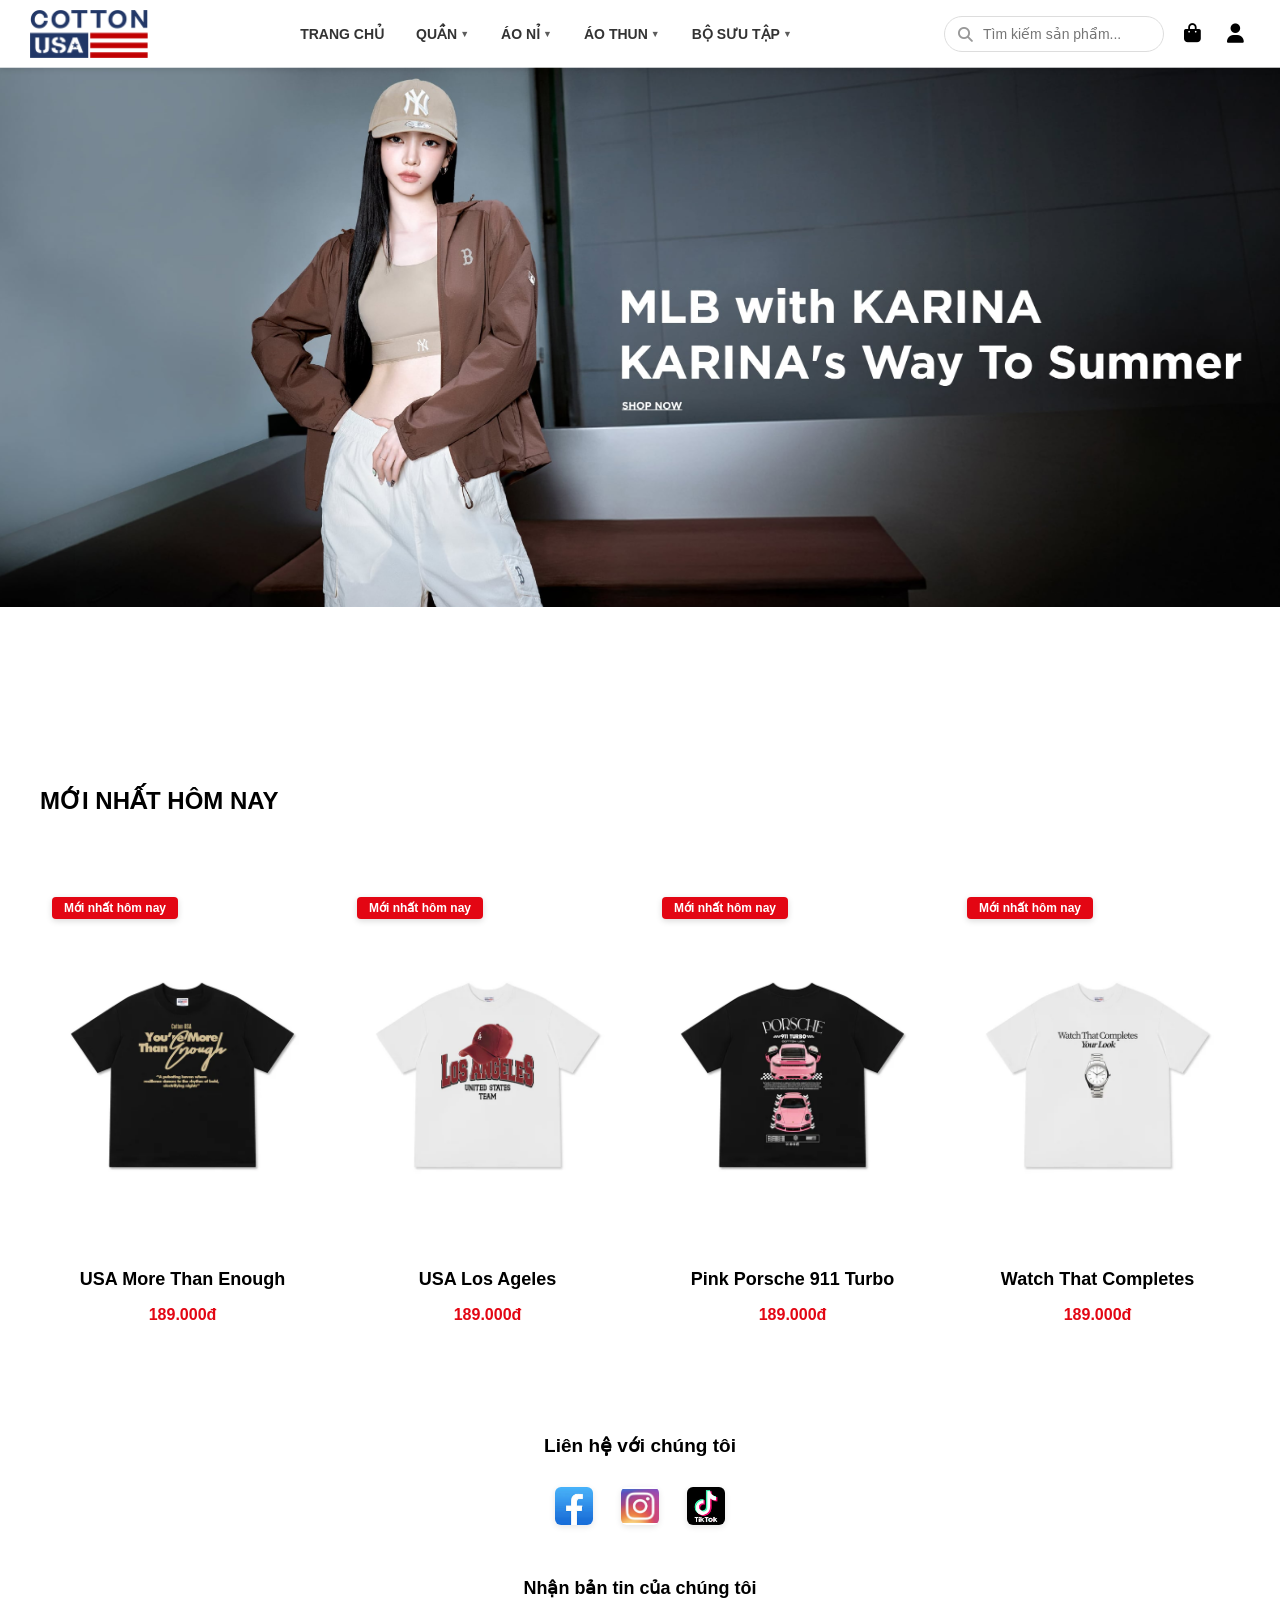
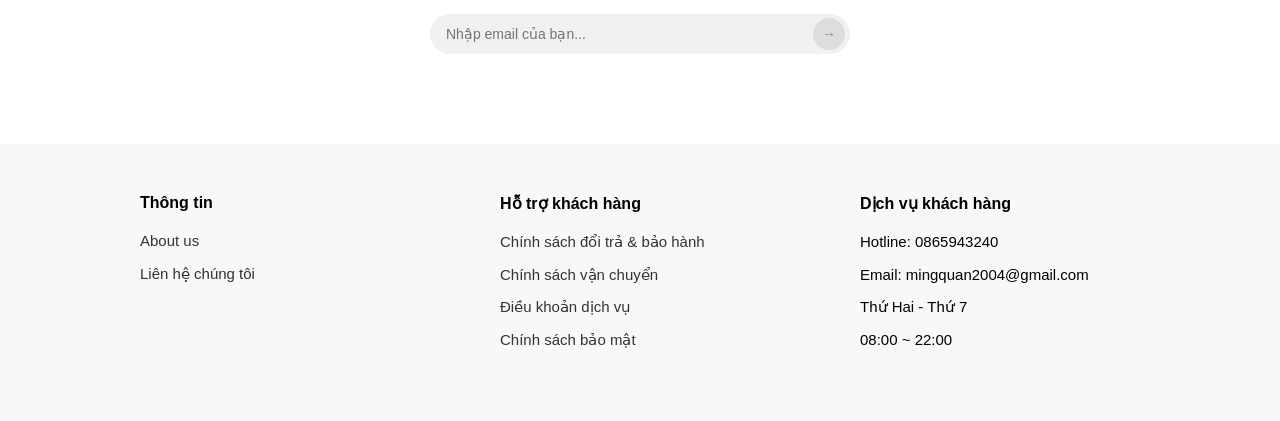
<file: index.html>
<!DOCTYPE html>
<html lang="vi">
<head>
    <meta charset="UTF-8">
    <meta name="viewport" content="width=device-width, initial-scale=1.0">
    <link rel="stylesheet" href="https://cdnjs.cloudflare.com/ajax/libs/font-awesome/6.5.2/css/all.min.css">
    <link rel="stylesheet" href="style.css">
    <title>Web bán hàng - Cotton USA</title>
</head>
<body>
    <header>
        <div class="logo">
            <img src="images/logo.avif" alt="Cotton USA">
        </div>
        <ul class="MENU">
            <li><a href="index.html">TRANG CHỦ</a></li>
            <li class="has-submenu">
                <a href="quan.html">QUẦN <span class="arrow">▼</span></a>
                <ul class="sub-menu">
                    <li><a href="quan.html?type=ong-suong">Quần Ống Suông</a></li>
                    <li><a href="quan.html?type=jogger">Quần Jogger</a></li>
                </ul>
            </li>
            <li class="has-submenu">
                <a href="#">ÁO NỈ <span class="arrow">▼</span></a>
                <ul class="sub-menu">
                    <li><a href="sweater.html">SWEATERS <span class="arrow">▼</span></a>
                        <ul class="sub-menu">
                            <li><a href="sweater.html?id=US001">University Sweater</a></li>
                            <li><a href="sweater.html?id=CS001">Car Sweater</a></li>
                            <li><a href="sweater.html?id=FS001">Floral Sweater</a></li>
                        </ul>
                    </li>
                    <li><a href="hoodies.html">HOODIES <span class="arrow">▼</span></a>
                        <ul class="sub-menu"><li>
                            <a href="hoodies.html?id=BH001">Basic Hoodie</a></li>
                            <li><a href="hoodies.html?id=PH001">Porsche Hoodie</a></li>
                            <li><a href="hoodies.html?id=USH001">USA Hoodie</a></li>
                        </ul>
                    </li>
                </ul>
            </li>
            <li class="has-submenu">
                <a href="#">ÁO THUN <span class="arrow">▼</span></a>
                <ul class="sub-menu">
                    <li><a href="aothun.html">Áo Thun ngắn tay <span class="arrow">▼</span></a>
                        <ul class="sub-menu">
                            <li><a href="aothun.html?id=W001">Áo Thun Watch</a></li>
                            <li><a href="aothun.html?id=POR001">Áo Thun Poscher</a></li>
                            <li><a href="aothun.html?id=USA001">Áo Thun USA</a></li>
                        </ul>
                    </li>
                    <li><a href="aothundaitay.html">Áo Thun dài tay <span class="arrow">▼</span></a>
                        <ul class="sub-menu"><li>
                            <a href="aothundaitay.html?id=RP001">Áo Thun Dài Tay Rapper</a></li>
                            <li><a href="aothundaitay.html?id=POR001">Áo Thun Dài Tay Poscher</a></li>
                            <li><a href="aothundaitay.html?id=USA001">Áo Thun Dài Tay USA</a></li>
                        </ul>
                    </li>
                </ul>
                 <li class="has-submenu">
                <a href="#">BỘ SƯU TẬP <span class="arrow">▼</span></a>
                <ul class="sub-menu">
                    <li><a href="#">BỘ SƯU TẬP XE <span class="arrow">▼</span></a>
                        <ul class="sub-menu">
                            <li><a href="sweater.html?id=CS001">Car Sweater</a></li>
                            <li><a href="aothun.html?id=POR001">Áo Thun Poscher</a></li>
                            <li><a href="hoodies.html?id=PH001">Hoodie Porsche </a></li>
                            <li><a href="aothundaitay.html?id=POR001">Áo Thun Dài Tay Poscher</a></li>

                        </ul>
                    </li>
                    <li><a href="#">BỘ SƯU TẬP USA <span class="arrow">▼</span></a>
                        <ul class="sub-menu"><li>
                            <li><a href="hoodies.html?id=USAH001">Hoodie USA</a></li>
                            <li><a href="aothundaitay.html?id=USA001">Áo Thun Dài Tay USA</a></li>
                            <li><a href="aothun.html?id=USA001">Áo Thun USA</a></li>
                            <li><a href="aothundaitay.html?id=USA001">Áo Thun Dài Tay USA</a></li>
                        </ul>
                    </li>
                </ul>
            </li>
        </ul>
        <div class="other">
            <div class="search-icon">
                <input type="text" id="searchInput" placeholder="Tìm kiếm sản phẩm...">
                <i class="fas fa-search"></i>
            </div>
            <div class="cart-wrapper">
                <button class="cart-icon-btn" id="cartBtn">
                    <i class="fas fa-shopping-bag"></i>
                    <span class="cart-badge" id="cartBadge">0</span>
                </button>
                <div class="cart-dropdown" id="cartDropdown">
                    <div class="cart-dropdown-header">
                        <span>Giỏ hàng</span><span id="cartItemCount">0 sản phẩm</span>
                    </div>
                    <div class="cart-items-list" id="cartItemsList">
                        <div class="cart-empty-msg">
                            <i class="fas fa-shopping-bag"></i>Giỏ hàng trống
                        </div>
                    </div>
                    <div class="cart-dropdown-footer" id="cartFooter" style="display:none">
                        <div class="cart-total-row">
                            <span>Tổng cộng:</span>
                            <span class="cart-total-amount" id="cartTotal">0₫</span>
                        </div>
                        <button class="cart-checkout-btn" onclick="checkout()">Thanh toán ngay →</button>
                    </div>
                </div>
            </div>
            <div class="auth-wrapper">
                <button class="auth-icon-btn" id="authBtn"><i class="fas fa-user"></i></button>
                <div class="auth-dropdown" id="authDropdown">
                    <div id="authLoggedOut">
                        <div class="auth-tabs"><button class="auth-tab active" onclick="switchTab('login')">Đăng nhập</button><button class="auth-tab" onclick="switchTab('register')">Đăng ký</button></div>
                        <div class="auth-form-panel" id="panelLogin">
                            <div class="auth-error" id="loginError"></div>
                            <div class="auth-field"><label>Email</label><input type="email" id="loginEmail" placeholder="example@email.com"></div>
                            <div class="auth-field"><label>Mật khẩu</label><input type="password" id="loginPassword" placeholder="••••••••"></div>
                            <button class="auth-submit-btn" onclick="doLogin()">Đăng nhập</button>
                        </div>
                        <div class="auth-form-panel" id="panelRegister" style="display:none">
                            <div class="auth-error" id="registerError"></div>
                            <div class="auth-field"><label>Họ tên</label><input type="text" id="regName" placeholder="Nguyễn Văn A"></div>
                            <div class="auth-field"><label>Email</label><input type="email" id="regEmail" placeholder="example@email.com"></div>
                            <div class="auth-field"><label>Mật khẩu</label><input type="password" id="regPassword" placeholder="Tối thiểu 6 ký tự"></div>
                            <button class="auth-submit-btn" onclick="doRegister()">Tạo tài khoản</button>
                        </div>
                    </div>
                    <div id="authLoggedIn" style="display:none">
                        <div class="auth-avatar" id="authAvatar">A</div>
                        <div class="auth-username" id="authUsername"></div>
                        <div class="auth-useremail" id="authUserEmail"></div>
                        <button class="auth-logout-btn" onclick="doLogout()">Đăng xuất</button>
                    </div>
                </div>
            </div>
        </div>
    </header>
    <div class="dropdown-overlay" id="dropdownOverlay"></div>
    

    <section id="Slide">
        <div class="aspect-ratio-169">
            <img src="images/Slide1.jpg" alt="Slide 1">
            <img src="images/Slide2.jpg" alt="Slide 2">
            <img src="images/Slide3.webp" alt="Slide 3">
        </div>
    </section>
          <section class="moinhat">
    <div class="container">
        <h2>MỚI NHẤT HÔM NAY</h2>
        <div class="muahang-list">
            <a href="muahang.html?id=UMTE001" class="product-item item-USA001">
                <div class="muahang">
                    <div class="product-image-wrapper">
                        <img src="aothun/USA More Than Enough den.webp" alt="USA More Than Enough">
                        <span class="save-badge">Mới nhất hôm nay</span>
                    </div>
                    <h3>USA More Than Enough</h3>
                    <p>189.000đ</p>
                </div>
            </a>
            <a href="muahang.html?id=ULA001" class="product-item item-USA001">
                <div class="muahang">
                    <div class="product-image-wrapper">
                        <img src="aothun/USA Los Ageles trang.webp" alt="USA Los Ageles">
                        <span class="save-badge">Mới nhất hôm nay</span>
                    </div>
                    <h3>USA Los Ageles</h3>
                    <p>189.000đ</p>
                </div>
            </a>
            <a href="muahang.html?id=PP911T" class="product-item item-POR001">
                <div class="muahang">
                    <div class="product-image-wrapper">
                        <img src="aothun/Pink Porsche 911 Turbo den.webp" alt="Pink Porsche 911 Turbo">
                        <span class="save-badge">Mới nhất hôm nay</span>
                    </div>
                    <h3>Pink Porsche 911 Turbo</h3>
                    <p>189.000đ</p>
                </div>
            </a>
            <a href="muahang.html?id=WTC001" class="product-item item-W001">
                <div class="muahang">
                    <div class="product-image-wrapper">
                        <img src="aothun/Watch That Completes trang.webp" alt="Watch That Completes">
                        <span class="save-badge">Mới nhất hôm nay</span>
                    </div>
                    <h3>Watch That Completes</h3>
                    <p>189.000đ</p>
                </div>
            </a>
        </div>
    </div>
</section>
    <section class="contact">
        <h2>Liên hệ với chúng tôi</h2>
        <div class="social-group">
            <a href="https://web.facebook.com/03.august4/" target="_blank"><img src="images/Facebook.jpeg" alt="Facebook"></a>
            <a href="https://www.instagram.com/ming.quann" target="_blank"><img src="images/instagram.jpeg" alt="Instagram"></a>
            <a href="https://www.tiktok.com/@03_august4" target="_blank"><img src="images/tiktok.jpeg" alt="TikTok"></a>
        </div>
        <h3>Nhận bản tin của chúng tôi</h3>
        <form class="newsletter-form"><input type="email" class="newsletter-input" placeholder="Nhập email của bạn..."><button type="submit" class="submit-btn">→</button></form>
    </section>

    <div class="footer-top">
        <div class="footer-column">
            <h4>Thông tin</h4>
            <ul>
                <li><a href="#">About us</a></li>
                <li><a href="#">Liên hệ chúng tôi</a></li>
            </ul>
        </div>
        <div class="footer-column">
            <h4>Hỗ trợ khách hàng</h4>
            <ul>
                <li><a href="#">Chính sách đổi trả & bảo hành</a></li>
                <li><a href="#">Chính sách vận chuyển</a></li>
                <li><a href="#">Điều khoản dịch vụ</a></li>
                <li><a href="#">Chính sách bảo mật</a></li>
            </ul>
        </div>
        <div class="footer-column">
            <h4>Dịch vụ khách hàng</h4>
            <ul>
                <li>Hotline: 0865943240</li>
                <li>Email: mingquan2004@gmail.com</li>
                <li>Thứ Hai - Thứ 7</li>
                <li>08:00 ~ 22:00</li>
            </ul>
        </div>
    </div>

    <script src="js/cart-auth.js"></script>
    <script src="js/custom-alert.js"></script>
    <script>
        (function initHeaderDropdowns() {
            const cartBtn = document.getElementById('cartBtn');
            const cartDropdown = document.getElementById('cartDropdown');
            const authBtn = document.getElementById('authBtn');
            const authDropdown = document.getElementById('authDropdown');
            const overlay = document.getElementById('dropdownOverlay');

            if (!cartBtn || !cartDropdown || !authBtn || !authDropdown || !overlay) return;

            function closeAll() {
                cartDropdown.classList.remove('open');
                authDropdown.classList.remove('open');
                overlay.classList.remove('active');
            }

            cartBtn.addEventListener('click', function (e) {
                e.stopPropagation();
                const isOpen = cartDropdown.classList.contains('open');
                closeAll();
                if (!isOpen) {
                    cartDropdown.classList.add('open');
                    overlay.classList.add('active');
                }
            });

            authBtn.addEventListener('click', function (e) {
                e.stopPropagation();
                const isOpen = authDropdown.classList.contains('open');
                closeAll();
                if (!isOpen) {
                    authDropdown.classList.add('open');
                    overlay.classList.add('active');
                }
            });

            cartDropdown.addEventListener('click', function (e) { e.stopPropagation(); });
            authDropdown.addEventListener('click', function (e) { e.stopPropagation(); });

            overlay.addEventListener('click', function () { closeAll(); });
            document.addEventListener('click', function () { closeAll(); });
        })();

        (function() {
            var imgPosition = document.querySelectorAll(".aspect-ratio-169 img");
            var imgContainer = document.querySelector(".aspect-ratio-169");
            if (!imgContainer || imgPosition.length === 0) return;
            imgPosition.forEach(function(img, idx) { img.style.left = idx * 100 + "%"; });
            var index = 0;
            setInterval(function() {
                index = (index + 1) % imgPosition.length;
                imgContainer.style.left = "-" + index * 100 + "%";
            }, 5000);
        })();
        // ==================== TÌM KIẾM TOÀN TRANG (CHUYỂN HƯỚNG ĐẾN SEARCH-RESULTS.HTML) ====================
(function() {
    var searchInput = document.querySelector('.search-icon input');
    if (!searchInput) return;
    
    // Tránh gán sự kiện nhiều lần
    if (searchInput.hasAttribute('data-search-bound')) return;
    searchInput.setAttribute('data-search-bound', 'true');
    
    // Đảm bảo input có thể nhập được
    searchInput.disabled = false;
    searchInput.readOnly = false;
    searchInput.style.pointerEvents = 'auto';
    
    // Xử lý khi nhấn Enter
    searchInput.addEventListener('keypress', function(e) {
        if (e.key === 'Enter') {
            const keyword = this.value.trim();
            if (keyword !== '') {
                window.location.href = 'search-results.html?q=' + encodeURIComponent(keyword);
            }
        }
    });
    
    console.log('✅ Tìm kiếm toàn trang đã sẵn sàng!');
})();
    </script>
    
</body>
</html>
</file>
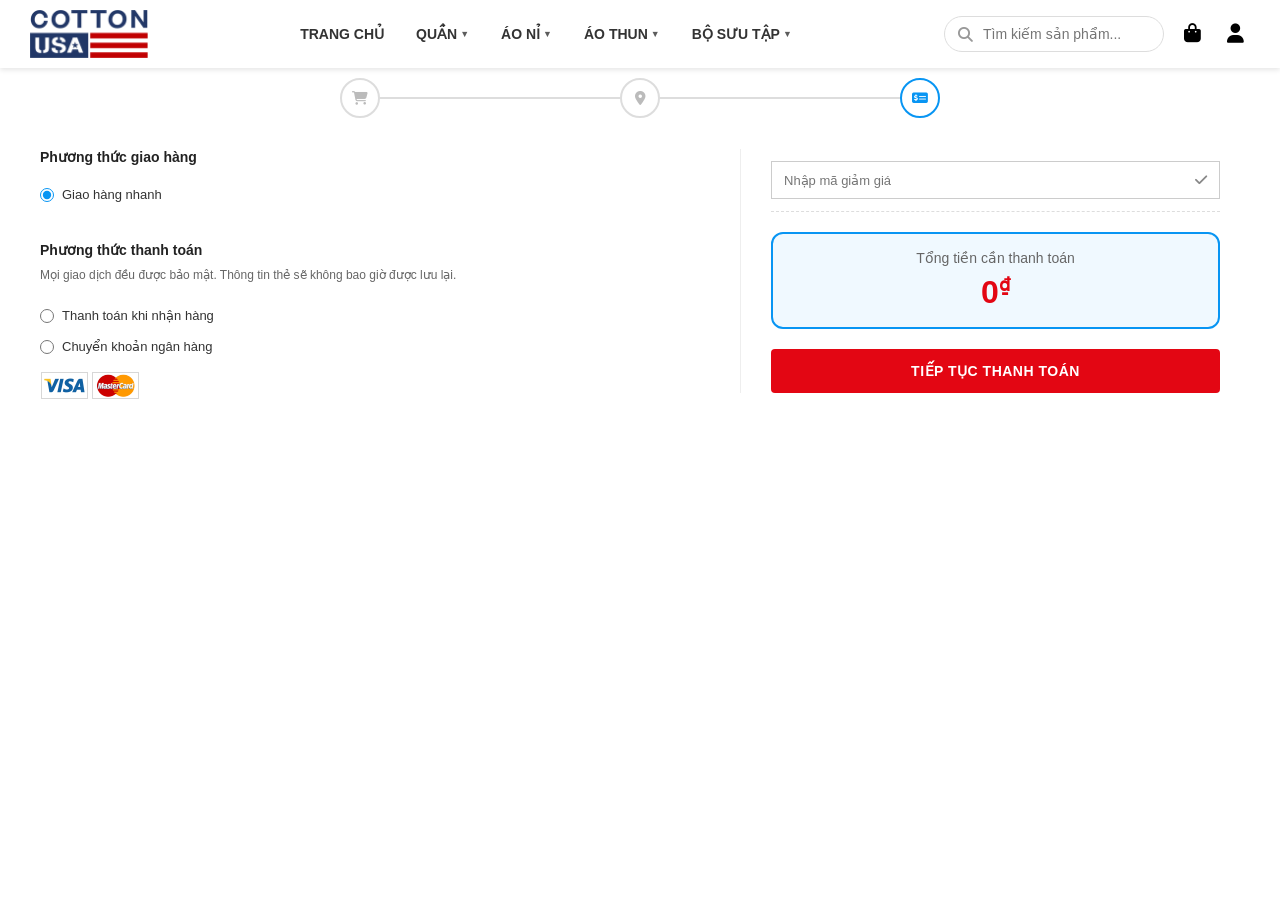
<file: chuyentien.html>
<!DOCTYPE html>
<html lang="vi">
<head>
    <meta charset="UTF-8">
    <meta name="viewport" content="width=device-width, initial-scale=1.0">
    <link rel="stylesheet" href="https://cdnjs.cloudflare.com/ajax/libs/font-awesome/6.5.2/css/all.min.css">
    <link rel="stylesheet" href="style.css">
    <title>Thanh toán - Cotton USA</title>
    <style>
        .amount-display {
            background: #f0f9ff;
            border: 2px solid #0895f3;
            border-radius: 12px;
            padding: 16px 20px;
            margin: 20px 0;
            text-align: center;
        }
        .amount-display .label {
            font-size: 14px;
            color: #666;
            margin-bottom: 8px;
        }
        .amount-display .value {
            font-size: 32px;
            font-weight: 700;
            color: #e30613;
        }
        .amount-display .value sup {
            font-size: 18px;
        }
        .bank-info-summary {
            background: #f7f9fc;
            border: 1px solid #d9e8f8;
            border-radius: 8px;
            padding: 16px;
            margin: 20px 0;
        }
        .bank-info-summary .row {
            display: flex;
            justify-content: space-between;
            padding: 8px 0;
            border-bottom: 1px solid #eef2f8;
        }
        .bank-info-summary .row:last-child {
            border-bottom: none;
        }
        .bank-info-summary .label {
            color: #666;
        }
        .bank-info-summary .value {
            font-weight: 600;
            color: #333;
        }
        .bank-info-summary .amount {
            color: #e30613;
            font-size: 18px;
        }
    </style>
</head>
<body>
    <header>
        <div class="logo">
            <img src="images/logo.avif" alt="Cotton USA">
        </div>
        <ul class="MENU">
            <li><a href="index.html">TRANG CHỦ</a></li>
            <li class="has-submenu">
                <a href="quan.html">QUẦN <span class="arrow">▼</span></a>
                <ul class="sub-menu">
                    <li><a href="quan.html?type=ong-suong">Quần Ống Suông</a></li>
                    <li><a href="quan.html?type=jogger">Quần Jogger</a></li>
                </ul>
            </li>
            <li class="has-submenu">
                <a href="#">ÁO NỈ <span class="arrow">▼</span></a>
                <ul class="sub-menu">
                    <li><a href="sweater.html">SWEATERS <span class="arrow">▼</span></a>
                        <ul class="sub-menu">
                            <li><a href="sweater.html?id=US001">University Sweater</a></li>
                            <li><a href="sweater.html?id=CS001">Car Sweater</a></li>
                            <li><a href="sweater.html?id=FS001">Floral Sweater</a></li>
                        </ul>
                    </li>
                    <li><a href="hoodies.html">HOODIES <span class="arrow">▼</span></a>
                        <ul class="sub-menu"><li>
                            <a href="hoodies.html?id=BH001">Basic Hoodie</a></li>
                            <li><a href="hoodies.html?id=PH001">Porsche Hoodie</a></li>
                            <li><a href="hoodies.html?id=USH001">USA Hoodie</a></li>
                        </ul>
                    </li>
                </ul>
            </li>
            <li class="has-submenu">
                <a href="#">ÁO THUN <span class="arrow">▼</span></a>
                <ul class="sub-menu">
                    <li><a href="aothun.html">Áo Thun ngắn tay <span class="arrow">▼</span></a>
                        <ul class="sub-menu">
                            <li><a href="aothun.html?id=W001">Áo Thun Watch</a></li>
                            <li><a href="aothun.html?id=POR001">Áo Thun Poscher</a></li>
                            <li><a href="aothun.html?id=USA001">Áo Thun USA</a></li>
                        </ul>
                    </li>
                    <li><a href="aothundaitay.html">Áo Thun dài tay <span class="arrow">▼</span></a>
                        <ul class="sub-menu"><li>
                            <a href="aothundaitay.html?id=RP001">Áo Thun Dài Tay Rapper</a></li>
                            <li><a href="aothundaitay.html?id=POR001">Áo Thun Dài Tay Poscher</a></li>
                            <li><a href="aothundaitay.html?id=USA001">Áo Thun Dài Tay USA</a></li>
                        </ul>
                    </li>
                </ul>
                 <li class="has-submenu">
                <a href="#">BỘ SƯU TẬP <span class="arrow">▼</span></a>
                <ul class="sub-menu">
                    <li><a href="#">BỘ SƯU TẬP XE <span class="arrow">▼</span></a>
                        <ul class="sub-menu">
                            <li><a href="sweater.html?id=CS001">Car Sweater</a></li>
                            <li><a href="aothun.html?id=POR001">Áo Thun Poscher</a></li>
                            <li><a href="hoodies.html?id=PH001">Hoodie Porsche </a></li>
                            <li><a href="aothundaitay.html?id=POR001">Áo Thun Dài Tay Poscher</a></li>

                        </ul>
                    </li>
                    <li><a href="#">BỘ SƯU TẬP USA <span class="arrow">▼</span></a>
                        <ul class="sub-menu"><li>
                            <li><a href="hoodies.html?id=USAH001">Hoodie USA</a></li>
                            <li><a href="aothundaitay.html?id=USA001">Áo Thun Dài Tay USA</a></li>
                            <li><a href="aothun.html?id=USA001">Áo Thun USA</a></li>
                            <li><a href="aothundaitay.html?id=USA001">Áo Thun Dài Tay USA</a></li>
                        </ul>
                    </li>
                </ul>
            </li>
        </ul>
        <div class="other">
            <div class="search-icon"><input type="text" placeholder="Tìm kiếm sản phẩm..."><i class="fas fa-search"></i></div>
            <div class="cart-wrapper">
                <button class="cart-icon-btn" id="cartBtn"><i class="fas fa-shopping-bag"></i><span class="cart-badge" id="cartBadge">0</span></button>
                <div class="cart-dropdown" id="cartDropdown">
                    <div class="cart-dropdown-header"><span>Giỏ hàng</span><span id="cartItemCount">0 sản phẩm</span></div>
                    <div class="cart-items-list" id="cartItemsList"><div class="cart-empty-msg"><i class="fas fa-shopping-bag"></i>Giỏ hàng trống</div></div>
                    <div class="cart-dropdown-footer" id="cartFooter" style="display:none">
                        <div class="cart-total-row"><span>Tổng cộng:</span><span class="cart-total-amount" id="cartTotal">0₫</span></div>
                        <button class="cart-checkout-btn" onclick="window.location.href='giaohang.html'">Thanh toán ngay →</button>
                    </div>
                </div>
            </div>
            <div class="auth-wrapper">
                <button class="auth-icon-btn" id="authBtn"><i class="fas fa-user"></i></button>
                <div class="auth-dropdown" id="authDropdown">
                    <div id="authLoggedOut">
                        <div class="auth-tabs"><button class="auth-tab active" onclick="switchTab('login')">Đăng nhập</button><button class="auth-tab" onclick="switchTab('register')">Đăng ký</button></div>
                        <div class="auth-form-panel" id="panelLogin">
                            <div class="auth-error" id="loginError"></div>
                            <div class="auth-field"><label>Email</label><input type="email" id="loginEmail" placeholder="example@email.com"></div>
                            <div class="auth-field"><label>Mật khẩu</label><input type="password" id="loginPassword" placeholder="••••••••"></div>
                            <button class="auth-submit-btn" onclick="doLogin()">Đăng nhập</button>
                        </div>
                        <div class="auth-form-panel" id="panelRegister" style="display:none">
                            <div class="auth-error" id="registerError"></div>
                            <div class="auth-field"><label>Họ tên</label><input type="text" id="regName" placeholder="Nguyễn Văn A"></div>
                            <div class="auth-field"><label>Email</label><input type="email" id="regEmail" placeholder="example@email.com"></div>
                            <div class="auth-field"><label>Mật khẩu</label><input type="password" id="regPassword" placeholder="Tối thiểu 6 ký tự"></div>
                            <button class="auth-submit-btn" onclick="doRegister()">Tạo tài khoản</button>
                        </div>
                    </div>
                    <div id="authLoggedIn" style="display:none">
                        <div class="auth-avatar" id="authAvatar">A</div>
                        <div class="auth-username" id="authUsername"></div>
                        <div class="auth-useremail" id="authUserEmail"></div>
                        <button class="auth-logout-btn" onclick="doLogout()">Đăng xuất</button>
                    </div>
                </div>
            </div>
        </div>
    </header>
    <div class="dropdown-overlay" id="dropdownOverlay"></div>

    <section class="chuyentien">
        <div class="container">
            <div class="chuyentien-top-wrap">
                <div class="chuyentien-top">
                    <div class="chuyentien-top-item"><i class="fas fa-shopping-cart"></i></div>
                    <div class="chuyentien-top-adress chuyentien-top-item"><i class="fas fa-map-marker-alt"></i></div>
                    <div class="chuyentien-top-chuyentien chuyentien-top-item"><i class="fas fa-money-check-alt"></i></div>
                </div>
            </div>
        </div>
        <div class="container">
            <div class="chuyentien-content row">
                <div class="chuyentien-content-left">
                    <div class="chuyentien-content-left-phuongthuc-giaohang">
                        <p style="font-weight: bold;">Phương thức giao hàng</p>
                        <div class="chuyentien-content-left-phuongthuc-giaohang-item">
                            <input type="radio" name="phuongthuc-giaohang" id="giaohangnhanh" checked>
                            <label for="giaohangnhanh">Giao hàng nhanh</label>
                        </div>
                    </div>
                    <div class="chuyentien-content-left-phuongthuc-thanhtoan">
                        <p style="font-weight: bold;">Phương thức thanh toán</p>
                        <p>Mọi giao dịch đều được bảo mật. Thông tin thẻ sẽ không bao giờ được lưu lại.</p>
                        <div class="chuyentien-content-left-phuongthuc-thanhtoan-item">
                            <input type="radio" name="phuongthuc-thanhtoan" id="thanhtoankhinhanhang">
                            <label for="thanhtoankhinhanhang">Thanh toán khi nhận hàng</label>
                        </div>
                        <div class="chuyentien-content-left-phuongthuc-thanhtoan-item">
                            <input type="radio" name="phuongthuc-thanhtoan" id="chuyenkhoan">
                            <label for="chuyenkhoan">Chuyển khoản ngân hàng</label>
                            <div class="chuyentien-content-left-phuongthuc-thanhtoan-item-img">
                                <img src="images/nganhang.png" alt="Ngân hàng">
                            </div>
                        </div>
                    </div>
                </div>
                <div class="chuyentien-content-right">
                    <div class="chuyentien-content-right-button">
                        <input type="text" id="discountCode" placeholder="Nhập mã giảm giá">
                        <button id="applyDiscountBtn"><i class="fas fa-check"></i></button>
                    </div>
                    <div class="amount-display" id="amountDisplay">
                        <div class="label">Tổng tiền cần thanh toán</div>
                        <div class="value" id="totalAmount">0<sup>₫</sup></div>
                    </div>
                    <div class="chuyentien-content-right-thanhtoan">
                        <button id="btnTiepTucThanhToan">TIẾP TỤC THANH TOÁN</button>
                    </div>
                </div>
            </div>
        </div>
    </section>

    <!-- MODAL THÀNH CÔNG (COD) -->
    <div class="modal-overlay" id="modalSuccess">
        <div class="modal-box modal-success">
            <button class="modal-close" onclick="closeModal('modalSuccess')">&times;</button>
            <div class="modal-icon"><i class="fas fa-check-circle"></i></div>
            <h2>Đặt hàng thành công!</h2>
            <p>Cảm ơn bạn đã mua sắm tại Cotton USA.</p>
            <div class="order-info" id="orderInfo"></div>
            <button class="btn-confirm" onclick="closeModal('modalSuccess'); window.location.href='index.html'">Tiếp tục mua sắm</button>
        </div>
    </div>

    <!-- MODAL QR CHUYỂN KHOẢN -->
    <div class="modal-overlay" id="modalQR">
        <div class="modal-box modal-qr">
            <button class="modal-close" onclick="closeModal('modalQR')">&times;</button>
            <h2>Chuyển khoản ngân hàng</h2>
            <div class="qr-subtitle">Quét mã QR để thanh toán</div>
            <div class="qr-img-wrap" id="qrImgWrap">
                <div class="qr-spinner"></div>
            </div>
            <div class="bank-info" id="bankInfo">
                <div><span class="label">Ngân hàng:</span> <span class="val">MB Bank</span></div>
                <div><span class="label">Số tài khoản:</span> <span class="val">200308204</span></div>
                <div><span class="label">Chủ tài khoản:</span> <span class="val">LE MINH QUAN</span></div>
                <div><span class="label">Số tiền:</span> <span class="val amount-val" id="qrAmount">0₫</span></div>
                <div><span class="label">Nội dung CK:</span> <span class="val" id="qrContent">COTTONUSA...</span></div>
            </div>
            <div class="qr-note"><i class="fas fa-info-circle"></i> Sau khi chuyển khoản, đơn hàng sẽ được xác nhận trong vòng 24h.</div>
            <button class="btn-done" onclick="checkPaymentStatus()">Đã thanh toán</button>
        </div>
    </div>

    <script src="js/cart-auth.js"></script>
    <script>
        // ================= CART/AUTH DROPDOWN =================
        (function initHeaderDropdowns() {
            const cartBtn = document.getElementById('cartBtn');
            const cartDropdown = document.getElementById('cartDropdown');
            const authBtn = document.getElementById('authBtn');
            const authDropdown = document.getElementById('authDropdown');
            const overlay = document.getElementById('dropdownOverlay');

            if (!cartBtn || !cartDropdown || !authBtn || !authDropdown || !overlay) return;

            function closeAll() {
                cartDropdown.classList.remove('open');
                authDropdown.classList.remove('open');
                overlay.classList.remove('active');
            }

            cartBtn.addEventListener('click', function (e) {
                e.stopPropagation();
                const isOpen = cartDropdown.classList.contains('open');
                closeAll();
                if (!isOpen) {
                    cartDropdown.classList.add('open');
                    overlay.classList.add('active');
                }
            });

            authBtn.addEventListener('click', function (e) {
                e.stopPropagation();
                const isOpen = authDropdown.classList.contains('open');
                closeAll();
                if (!isOpen) {
                    authDropdown.classList.add('open');
                    overlay.classList.add('active');
                }
            });

            cartDropdown.addEventListener('click', function (e) { e.stopPropagation(); });
            authDropdown.addEventListener('click', function (e) { e.stopPropagation(); });

            overlay.addEventListener('click', function () { closeAll(); });
            document.addEventListener('click', function () { closeAll(); });
        })();

        // Helper functions
        function getCart() {
            const cart = localStorage.getItem('cottonusa_cart');
            return cart ? JSON.parse(cart) : [];
        }

        function formatPrice(price) {
            return price.toLocaleString('vi-VN') + '₫';
        }

        function parsePrice(priceStr) {
            if (typeof priceStr === 'number') return priceStr;
            return parseInt(String(priceStr).replace(/\./g, '').replace(/[^0-9]/g, '')) || 0;
        }

        // Tính tổng tiền đơn hàng
        function calculateTotal() {
            let total = 0;
            const cart = getCart();
            
            if (cart.length > 0) {
                cart.forEach(item => {
                    total += (item.price || 0) * (item.qty || 1);
                });
            } else {
                const order = JSON.parse(localStorage.getItem('cottonusa_order') || '{}');
                if (order.name) {
                    total = order.total || (order.priceNum * (order.qty || 1));
                }
            }
            
            // Áp dụng mã giảm giá nếu có
            const discount = parseFloat(localStorage.getItem('cottonusa_discount') || '0');
            total = total - discount;
            if (total < 0) total = 0;
            
            return total;
        }

        // Cập nhật hiển thị tổng tiền
        function updateTotalDisplay() {
            const total = calculateTotal();
            const totalElement = document.getElementById('totalAmount');
            if (totalElement) {
                totalElement.innerHTML = formatPrice(total).replace('₫', '<sup>₫</sup>');
            }
            return total;
        }

        // Tạo mã QR từ số tiền
        function generateQRCode(amount, orderCode) {
            const bankId = '970422'; // MB Bank
            const accountNo = '2003082004';
            const accountName = 'LE MINH QUAN';
            const template = 'compact2';
            const content = `COTTONUSA-${orderCode}`;
            
            // Tạo link QR theo chuẩn VietQR
            const qrUrl = `https://img.vietqr.io/image/${bankId}-${accountNo}-${template}.png?amount=${amount}&addInfo=${encodeURIComponent(content)}&accountName=${encodeURIComponent(accountName)}`;
            
            return qrUrl;
        }

        // Tạo đơn hàng mới
        let currentOrderCode = null;
        let currentTotal = 0;

        function createOrder(paymentMethod) {
            const customerInfo = JSON.parse(localStorage.getItem('cottonusa_customer_info') || '{}');
            
            if (!customerInfo.name || !customerInfo.phone || !customerInfo.address) {
                alert('Vui lòng nhập đầy đủ thông tin giao hàng!');
                window.location.href = 'giaohang.html';
                return false;
            }

            let items = [];
            const cart = getCart();

            if (cart.length > 0) {
                items = cart.map(item => ({
                    code: item.id || '',
                    name: item.name,
                    quantity: item.qty || 1,
                    price: item.price || 0,
                    size: item.size || '',
                    color: item.color || ''
                }));
            } else {
                const order = JSON.parse(localStorage.getItem('cottonusa_order') || '{}');
                if (!order.name) {
                    alert('Không có sản phẩm để thanh toán');
                    return false;
                }
                items.push({
                    code: order.id || '',
                    name: order.name,
                    quantity: order.qty || 1,
                    price: order.priceNum || 0,
                    size: order.size || '',
                    color: order.color || ''
                });
            }

            const total = calculateTotal();
            currentTotal = total;

            // Gửi request tạo đơn hàng
            fetch('/cottonusa/api/orders.php', {
                method: 'POST',
                headers: { 'Content-Type': 'application/json' },
                body: JSON.stringify({
                    name: customerInfo.name,
                    phone: customerInfo.phone,
                    address: customerInfo.address,
                    payment_method: paymentMethod,
                    total_amount: total,
                    items: items
                })
            })
            .then(res => res.json())
            .then(data => {
                if (!data.success) {
                    alert(data.error || 'Tạo đơn hàng thất bại');
                    return false;
                }
                
                currentOrderCode = data.order_code;
                
                // Xóa giỏ hàng sau khi tạo đơn thành công
                localStorage.removeItem('cottonusa_cart');
                localStorage.removeItem('cottonusa_order');
                
                return true;
            })
            .catch(error => {
                console.error('Error:', error);
                alert('Không thể kết nối đến server');
                return false;
            });
            
            return true;
        }

        // Đóng modal
        function closeModal(id) {
            document.getElementById(id).classList.remove('active');
            document.body.style.overflow = '';
        }

        // Mở modal thành công (COD)
        function openSuccessModal() {
            const customerInfo = JSON.parse(localStorage.getItem('cottonusa_customer_info') || '{}');
            const total = currentTotal;
            let itemsHtml = '';
            const cart = getCart();
            
            if (cart.length > 0) {
                cart.forEach(item => {
                    itemsHtml += `<div>• ${item.name} (x${item.qty}) - ${formatPrice(item.price)}</div>`;
                });
            } else {
                const order = JSON.parse(localStorage.getItem('cottonusa_order') || '{}');
                if (order.name) {
                    itemsHtml = `<div>• ${order.name} (x${order.qty || 1})</div>`;
                }
            }
            
            document.getElementById('orderInfo').innerHTML = `
                <div><span>Mã đơn hàng:</span> ${currentOrderCode || 'CUS' + Date.now()}</div>
                <div><span>Họ tên:</span> ${customerInfo.name || 'Khách lẻ'}</div>
                <div><span>Địa chỉ:</span> ${customerInfo.address || 'Chưa cập nhật'}</div>
                <div><span>Sản phẩm:</span> ${itemsHtml || 'Không có sản phẩm'}</div>
                <div><span>Tổng tiền:</span> ${formatPrice(total)}</div>
            `;
            
            document.getElementById('modalSuccess').classList.add('active');
            document.body.style.overflow = 'hidden';
        }

        // Mở modal QR
        function openQRModal() {
            const total = currentTotal;
            const orderCode = currentOrderCode || ('CUS' + Date.now());
            const content = `COTTONUSA-${orderCode}`;
            
            // Cập nhật thông tin bank
            document.getElementById('qrAmount').innerHTML = formatPrice(total);
            document.getElementById('qrContent').textContent = content;
            
            // Tạo QR code
            const qrUrl = generateQRCode(total, orderCode);
            const qrImgWrap = document.getElementById('qrImgWrap');
            qrImgWrap.innerHTML = `<img src="${qrUrl}" alt="QR Code" style="width:100%;height:100%;object-fit:contain;">`;
            
            // Lưu thông tin để kiểm tra thanh toán
            localStorage.setItem('cottonusa_pending_order', JSON.stringify({
                order_code: orderCode,
                amount: total,
                created_at: Date.now()
            }));
            
            document.getElementById('modalQR').classList.add('active');
            document.body.style.overflow = 'hidden';
        }

        // Kiểm tra trạng thái thanh toán (demo)
       function checkPaymentStatus() {
    // Đóng modal QR
    closeModal('modalQR');
    // Hiển thị modal thông báo thành công tùy chỉnh
    showCustomNotification('Thanh toán thành công!', 'Cảm ơn bạn đã thanh toán. Đơn hàng sẽ được xử lý sau khi xác nhận chuyển khoản.');
}

function showCustomNotification(title, message) {
    // Tạo modal thông báo tùy chỉnh
    const existingModal = document.getElementById('customNotificationModal');
    if (existingModal) existingModal.remove();
    
    const modalHtml = `
        <div id="customNotificationModal" class="modal-overlay" style="display: flex; z-index: 10000;">
            <div class="modal-box modal-success" style="max-width: 380px;">
                <div class="modal-icon"><i class="fas fa-check-circle" style="color: #27ae60; font-size: 48px;"></i></div>
                <h2 style="font-size: 20px; margin: 10px 0;">${title}</h2>
                <p style="font-size: 14px; color: #555; line-height: 1.6;">${message}</p>
                <button id="customNotificationBtn" class="btn-confirm" style="margin-top: 20px; background: #27ae60;">Tiếp tục</button>
            </div>
        </div>
    `;
    
    document.body.insertAdjacentHTML('beforeend', modalHtml);
    
    document.getElementById('customNotificationBtn').addEventListener('click', function() {
        document.getElementById('customNotificationModal').remove();
        window.location.href = 'index.html';
    });
}

        // Xử lý sự kiện thanh toán
        document.getElementById('btnTiepTucThanhToan').addEventListener('click', async function() {
            const isCOD = document.getElementById('thanhtoankhinhanhang').checked;
            const isTransfer = document.getElementById('chuyenkhoan').checked;

            if (!isCOD && !isTransfer) {
                alert('Vui lòng chọn phương thức thanh toán!');
                return;
            }

            const paymentMethod = isCOD ? 'cod' : 'bank';
            
            // Hiển thị loading
            const btn = this;
            const originalText = btn.textContent;
            btn.textContent = 'ĐANG XỬ LÝ...';
            btn.disabled = true;
            
            try {
                // Tạo đơn hàng
                const result = await createOrder(paymentMethod);
                
                if (isCOD) {
                    openSuccessModal();
                } else {
                    openQRModal();
                }
            } catch (error) {
                alert('Có lỗi xảy ra, vui lòng thử lại!');
                console.error(error);
            } finally {
                btn.textContent = originalText;
                btn.disabled = false;
            }
        });

        // Áp dụng mã giảm giá
        document.getElementById('applyDiscountBtn').addEventListener('click', function() {
            const code = document.getElementById('discountCode').value.trim();
            if (code === 'COTTON10') {
                const total = calculateTotal();
                const discount = total * 0.1;
                localStorage.setItem('cottonusa_discount', discount);
                updateTotalDisplay();
                alert('Áp dụng mã giảm giá 10% thành công!');
            } else if (code === 'FREESHIP') {
                localStorage.setItem('cottonusa_discount', 30000);
                updateTotalDisplay();
                alert('Áp dụng mã giảm giá 30.000đ thành công!');
            } else if (code) {
                alert('Mã giảm giá không hợp lệ!');
            }
        });

        // Hiển thị tổng tiền khi load trang
        document.addEventListener('DOMContentLoaded', function() {
            updateTotalDisplay();
            
            // Kiểm tra nếu không có thông tin khách hàng, chuyển về trang giao hàng
            const customerInfo = JSON.parse(localStorage.getItem('cottonusa_customer_info') || '{}');
            if (!customerInfo.name || !customerInfo.phone || !customerInfo.address) {
                if (confirm('Bạn chưa nhập thông tin giao hàng. Chuyển đến trang nhập thông tin?')) {
                    window.location.href = 'giaohang.html';
                }
            }
        });

        // Các hàm auth từ cart-auth.js (đảm bảo hoạt động)
        window.switchTab = function(tab) {
            const loginPanel = document.getElementById('panelLogin');
            const registerPanel = document.getElementById('panelRegister');
            if (tab === 'login') {
                loginPanel.style.display = 'block';
                registerPanel.style.display = 'none';
            } else {
                loginPanel.style.display = 'none';
                registerPanel.style.display = 'block';
            }
        };
        
        window.doLogin = function() {
            const email = document.getElementById('loginEmail')?.value.trim();
            const password = document.getElementById('loginPassword')?.value.trim();
            if (!email || !password) {
                alert('Vui lòng nhập email và mật khẩu');
                return;
            }
            alert('Đăng nhập thành công!');
            location.reload();
        };
        
        window.doRegister = function() {
            const name = document.getElementById('regName')?.value.trim();
            const email = document.getElementById('regEmail')?.value.trim();
            const password = document.getElementById('regPassword')?.value.trim();
            if (!name || !email || !password) {
                alert('Vui lòng nhập đầy đủ thông tin');
                return;
            }
            alert('Đăng ký thành công!');
            location.reload();
        };
        
        window.doLogout = function() {
            alert('Đã đăng xuất');
            location.reload();
        };
    </script>
</body>
</html>
</file>
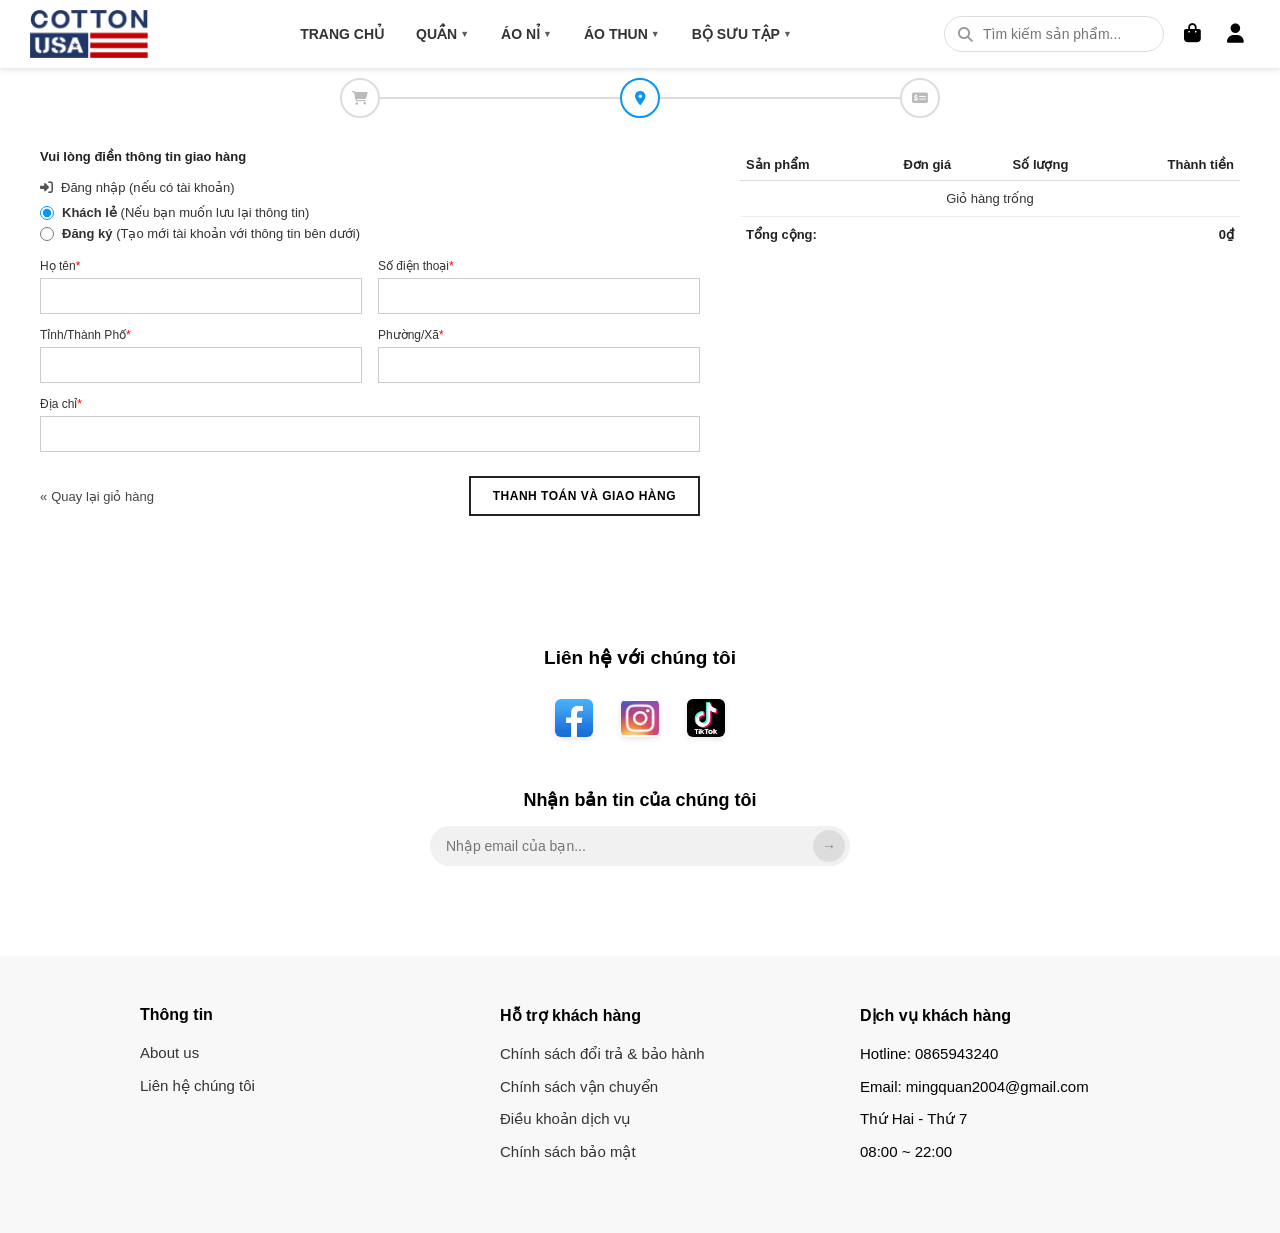
<file: giaohang.html>
<!DOCTYPE html>
<html lang="vi">
<head>
    <meta charset="UTF-8">
    <meta name="viewport" content="width=device-width, initial-scale=1.0">
    <link rel="stylesheet" href="https://cdnjs.cloudflare.com/ajax/libs/font-awesome/6.5.2/css/all.min.css">
    <link rel="stylesheet" href="style.css">
    <title>Giao hàng - Cotton USA</title>
</head>
<body>
    <header>
        <div class="logo">
            <img src="images/logo.avif" alt="Cotton USA">
        </div>
      <ul class="MENU">
            <li><a href="index.html">TRANG CHỦ</a></li>
            <li class="has-submenu">
                <a href="quan.html">QUẦN <span class="arrow">▼</span></a>
                <ul class="sub-menu">
                    <li><a href="quan.html?type=ong-suong">Quần Ống Suông</a></li>
                    <li><a href="quan.html?type=jogger">Quần Jogger</a></li>
                </ul>
            </li>
            <li class="has-submenu">
                <a href="#">ÁO NỈ <span class="arrow">▼</span></a>
                <ul class="sub-menu">
                    <li><a href="sweater.html">SWEATERS <span class="arrow">▼</span></a>
                        <ul class="sub-menu">
                            <li><a href="sweater.html?id=US001">University Sweater</a></li>
                            <li><a href="sweater.html?id=CS001">Car Sweater</a></li>
                            <li><a href="sweater.html?id=FS001">Floral Sweater</a></li>
                        </ul>
                    </li>
                    <li><a href="hoodies.html">HOODIES <span class="arrow">▼</span></a>
                        <ul class="sub-menu"><li>
                            <a href="hoodies.html?id=BH001">Basic Hoodie</a></li>
                            <li><a href="hoodies.html?id=PH001">Porsche Hoodie</a></li>
                            <li><a href="hoodies.html?id=USH001">USA Hoodie</a></li>
                        </ul>
                    </li>
                </ul>
            </li>
            <li class="has-submenu">
                <a href="#">ÁO THUN <span class="arrow">▼</span></a>
                <ul class="sub-menu">
                    <li><a href="aothun.html">Áo Thun ngắn tay <span class="arrow">▼</span></a>
                        <ul class="sub-menu">
                            <li><a href="aothun.html?id=W001">Áo Thun Watch</a></li>
                            <li><a href="aothun.html?id=POR001">Áo Thun Poscher</a></li>
                            <li><a href="aothun.html?id=USA001">Áo Thun USA</a></li>
                        </ul>
                    </li>
                    <li><a href="aothundaitay.html">Áo Thun dài tay <span class="arrow">▼</span></a>
                        <ul class="sub-menu"><li>
                            <a href="aothundaitay.html?id=RP001">Áo Thun Dài Tay Rapper</a></li>
                            <li><a href="aothundaitay.html?id=POR001">Áo Thun Dài Tay Poscher</a></li>
                            <li><a href="aothundaitay.html?id=USA001">Áo Thun Dài Tay USA</a></li>
                        </ul>
                    </li>
                </ul>
                 <li class="has-submenu">
                <a href="#">BỘ SƯU TẬP <span class="arrow">▼</span></a>
                <ul class="sub-menu">
                    <li><a href="#">BỘ SƯU TẬP XE <span class="arrow">▼</span></a>
                        <ul class="sub-menu">
                            <li><a href="sweater.html?id=CS001">Car Sweater</a></li>
                            <li><a href="aothun.html?id=POR001">Áo Thun Poscher</a></li>
                            <li><a href="hoodies.html?id=PH001">Hoodie Porsche </a></li>
                            <li><a href="aothundaitay.html?id=POR001">Áo Thun Dài Tay Poscher</a></li>

                        </ul>
                    </li>
                    <li><a href="#">BỘ SƯU TẬP USA <span class="arrow">▼</span></a>
                        <ul class="sub-menu"><li>
                            <li><a href="hoodies.html?id=USAH001">Hoodie USA</a></li>
                            <li><a href="aothundaitay.html?id=USA001">Áo Thun Dài Tay USA</a></li>
                            <li><a href="aothun.html?id=USA001">Áo Thun USA</a></li>
                            <li><a href="aothundaitay.html?id=USA001">Áo Thun Dài Tay USA</a></li>
                        </ul>
                    </li>
                </ul>
            </li>
        </ul>
        <div class="other">
            <div class="search-icon"><input type="text" placeholder="Tìm kiếm sản phẩm..."><i class="fas fa-search"></i></div>
            <div class="cart-wrapper">
                <button class="cart-icon-btn" id="cartBtn"><i class="fas fa-shopping-bag"></i><span class="cart-badge" id="cartBadge">0</span></button>
                <div class="cart-dropdown" id="cartDropdown">
                    <div class="cart-dropdown-header"><span>Giỏ hàng</span><span id="cartItemCount">0 sản phẩm</span></div>
                    <div class="cart-items-list" id="cartItemsList"><div class="cart-empty-msg"><i class="fas fa-shopping-bag"></i>Giỏ hàng trống</div></div>
                    <div class="cart-dropdown-footer" id="cartFooter" style="display:none">
                        <div class="cart-total-row"><span>Tổng cộng:</span><span class="cart-total-amount" id="cartTotal">0₫</span></div>
                        <button class="cart-checkout-btn" onclick="checkout()">Thanh toán ngay →</button>
                    </div>
                </div>
            </div>
            <div class="auth-wrapper">
                <button class="auth-icon-btn" id="authBtn"><i class="fas fa-user"></i></button>
                <div class="auth-dropdown" id="authDropdown">
                    <div id="authLoggedOut">
                        <div class="auth-tabs"><button class="auth-tab active" onclick="switchTab('login')">Đăng nhập</button><button class="auth-tab" onclick="switchTab('register')">Đăng ký</button></div>
                        <div class="auth-form-panel" id="panelLogin">
                            <div class="auth-error" id="loginError"></div>
                            <div class="auth-field"><label>Email</label><input type="email" id="loginEmail" placeholder="example@email.com"></div>
                            <div class="auth-field"><label>Mật khẩu</label><input type="password" id="loginPassword" placeholder="••••••••"></div>
                            <button class="auth-submit-btn" onclick="doLogin()">Đăng nhập</button>
                        </div>
                        <div class="auth-form-panel" id="panelRegister" style="display:none">
                            <div class="auth-error" id="registerError"></div>
                            <div class="auth-field"><label>Họ tên</label><input type="text" id="regName" placeholder="Nguyễn Văn A"></div>
                            <div class="auth-field"><label>Email</label><input type="email" id="regEmail" placeholder="example@email.com"></div>
                            <div class="auth-field"><label>Mật khẩu</label><input type="password" id="regPassword" placeholder="Tối thiểu 6 ký tự"></div>
                            <button class="auth-submit-btn" onclick="doRegister()">Tạo tài khoản</button>
                        </div>
                    </div>
                    <div id="authLoggedIn" style="display:none">
                        <div class="auth-avatar" id="authAvatar">A</div>
                        <div class="auth-username" id="authUsername"></div>
                        <div class="auth-useremail" id="authUserEmail"></div>
                        <button class="auth-logout-btn" onclick="doLogout()">Đăng xuất</button>
                    </div>
                </div>
            </div>
        </div>
    </header>
    <div class="dropdown-overlay" id="dropdownOverlay"></div>

    <section class="giaohang">
        <div class="container">
            <div class="giaohang-top-wrap">
                <div class="giaohang-top">
                    <div class="giaohang-top-item"><i class="fas fa-shopping-cart"></i></div>
                    <div class="giaohang-top-adress giaohang-top-item"><i class="fas fa-map-marker-alt"></i></div>
                    <div class="giaohang-top-payment giaohang-top-item"><i class="fas fa-money-check-alt"></i></div>
                </div>
            </div>
            <div class="giaohang-content">
                <div class="giaohang-content-left">
                    <p>Vui lòng điền thông tin giao hàng</p>
                    <div class="giaohang-content-left-dangnhap"><i class="fas fa-sign-in-alt"></i><p>Đăng nhập (nếu có tài khoản)</p></div>
                    <div class="giaohang-content-left-khachle"><input checked name="loaikhach" type="radio" value="khachle"><p><span style="font-weight: bold;">Khách lẻ</span> (Nếu bạn muốn lưu lại thông tin)</p></div>
                    <div class="giaohang-content-left-dangky"><input name="loaikhach" type="radio" value="dangky"><p><span style="font-weight: bold;">Đăng ký</span> (Tạo mới tài khoản với thông tin bên dưới)</p></div>
                    <div class="giaohang-content-left-thongtin-top">
                        <div class="giaohang-content-left-thongtin-top-item"><label>Họ tên<span style="color: red;">*</span></label><input type="text"></div>
                        <div class="giaohang-content-left-thongtin-top-item"><label>Số điện thoại<span style="color: red;">*</span></label><input type="text"></div>
                        <div class="giaohang-content-left-thongtin-top-item"><label>Tỉnh/Thành Phố<span style="color: red;">*</span></label><input type="text"></div>
                        <div class="giaohang-content-left-thongtin-top-item"><label>Phường/Xã<span style="color: red;">*</span></label><input type="text"></div>
                        <div class="giaohang-content-left-thongtin-top-item full"><label>Địa chỉ<span style="color: red;">*</span></label><input type="text"></div>
                    </div>
                    <div class="giaohang-content-left-button">
                        <a href="muahang.html"><span>&#171;</span> Quay lại giỏ hàng</a>
                        <button onclick="window.location.href='chuyentien.html'">THANH TOÁN VÀ GIAO HÀNG</button>
                    </div>
                </div>
                <div class="giaohang-content-right">
                    <table>
                        <thead><tr><th>Sản phẩm</th><th>Đơn giá</th><th>Số lượng</th><th>Thành tiền</th></tr></thead>
                        <tbody id="cartOrderItems"><tr><td colspan="4" style="text-align:center;">Đang tải...</td></tr></tbody>
                        <tfoot id="cartOrderTotal"><tr><td colspan="3" style="font-weight: bold;">Tổng cộng:</td><td style="font-weight: bold; text-align: right;">0₫</td></tr></tfoot>
                    </table>
                </div>
            </div>
        </div>
    </section>

    <section class="contact">
        <h2>Liên hệ với chúng tôi</h2>
        <div class="social-group">
            <a href="https://web.facebook.com/03.august4/" target="_blank"><img src="images/Facebook.jpeg" alt="Facebook"></a>
            <a href="https://www.instagram.com/ming.quann" target="_blank"><img src="images/instagram.jpeg" alt="Instagram"></a>
            <a href="https://www.tiktok.com/@03_august4" target="_blank"><img src="images/tiktok.jpeg" alt="TikTok"></a>
        </div>
        <h3>Nhận bản tin của chúng tôi</h3>
        <form class="newsletter-form"><input type="email" class="newsletter-input" placeholder="Nhập email của bạn..."><button type="submit" class="submit-btn">→</button></form>
    </section>

    <div class="footer-top">
        <div class="footer-column">
            <h4>Thông tin</h4>
            <ul>
                <li><a href="#">About us</a></li>
                <li><a href="#">Liên hệ chúng tôi</a></li>
            </ul>
        </div>
        <div class="footer-column">
            <h4>Hỗ trợ khách hàng</h4>
            <ul>
                <li><a href="#">Chính sách đổi trả & bảo hành</a></li>
                <li><a href="#">Chính sách vận chuyển</a></li>
                <li><a href="#">Điều khoản dịch vụ</a></li>
                <li><a href="#">Chính sách bảo mật</a></li>
            </ul>
        </div>
        <div class="footer-column">
            <h4>Dịch vụ khách hàng</h4>
            <ul>
                <li>Hotline: 0865943240</li>
                <li>Email: mingquan2004@gmail.com</li>
                <li>Thứ Hai - Thứ 7</li>
                <li>08:00 ~ 22:00</li>
            </ul>
        </div>
    </div>

    <script src="js/cart-auth.js"></script>
    <script>
        // ================= CART/AUTH DROPDOWN (Fix lỗi tương tác: xóa & thanh toán & login/register) =================
        (function initHeaderDropdowns() {
            const cartBtn = document.getElementById('cartBtn');
            const cartDropdown = document.getElementById('cartDropdown');
            const authBtn = document.getElementById('authBtn');
            const authDropdown = document.getElementById('authDropdown');
            const overlay = document.getElementById('dropdownOverlay');

            if (!cartBtn || !cartDropdown || !authBtn || !authDropdown || !overlay) return;

            function closeAll() {
                cartDropdown.classList.remove('open');
                authDropdown.classList.remove('open');
                overlay.classList.remove('active');
            }

            cartBtn.addEventListener('click', function (e) {
                e.stopPropagation();
                const isOpen = cartDropdown.classList.contains('open');
                closeAll();
                if (!isOpen) {
                    cartDropdown.classList.add('open');
                    overlay.classList.add('active');
                }
            });

            authBtn.addEventListener('click', function (e) {
                e.stopPropagation();
                const isOpen = authDropdown.classList.contains('open');
                closeAll();
                if (!isOpen) {
                    authDropdown.classList.add('open');
                    overlay.classList.add('active');
                }
            });

            cartDropdown.addEventListener('click', function (e) { e.stopPropagation(); });
            authDropdown.addEventListener('click', function (e) { e.stopPropagation(); });

            overlay.addEventListener('click', function () { closeAll(); });
            document.addEventListener('click', function () { closeAll(); });
        })();

        // Hiển thị đơn hàng từ giỏ
        var checkoutData = localStorage.getItem('cottonusa_checkout');
        var cartItems = checkoutData ? JSON.parse(checkoutData) : getCart();

        // Xóa dữ liệu "mua ngay" sau khi đã lấy ra, để lần sau không bị hiển thị lại
        // (nếu thanh toán từ giỏ hàng, cottonusa_checkout sẽ được tạo mới mỗi lần bấm "Thanh toán ngay")
        localStorage.removeItem('cottonusa_checkout');
        
        var tbody = document.getElementById('cartOrderItems');
        var totalSpan = document.getElementById('cartOrderTotal');
        var total = 0;
        
        if (cartItems && cartItems.length > 0) {
            var html = '';
            for (var i = 0; i < cartItems.length; i++) {
                var item = cartItems[i];
                var subtotal = item.price * item.qty;
                total += subtotal;
                html += '<tr>'
                    + '<td>' + item.name + (item.size ? ' (Size: ' + item.size + ')' : '') + (item.color ? ' - ' + item.color : '') + '</td>'
                    + '<td>' + formatPrice(item.price) + '</td>'
                    + '<td>' + item.qty + '</td>'
                    + '<td>' + formatPrice(subtotal) + '</td>'
                    + '</tr>';
            }
            tbody.innerHTML = html;
            totalSpan.innerHTML = '<tr><td colspan="3" style="font-weight: bold;">Tổng cộng:</td><td style="font-weight: bold; text-align: right;">' + formatPrice(total) + '</td></tr>';
        } else {
            tbody.innerHTML = '<tr><td colspan="4" style="text-align:center;">Giỏ hàng trống</td></tr>';
        }
    </script>
</body>
</html>
</file>
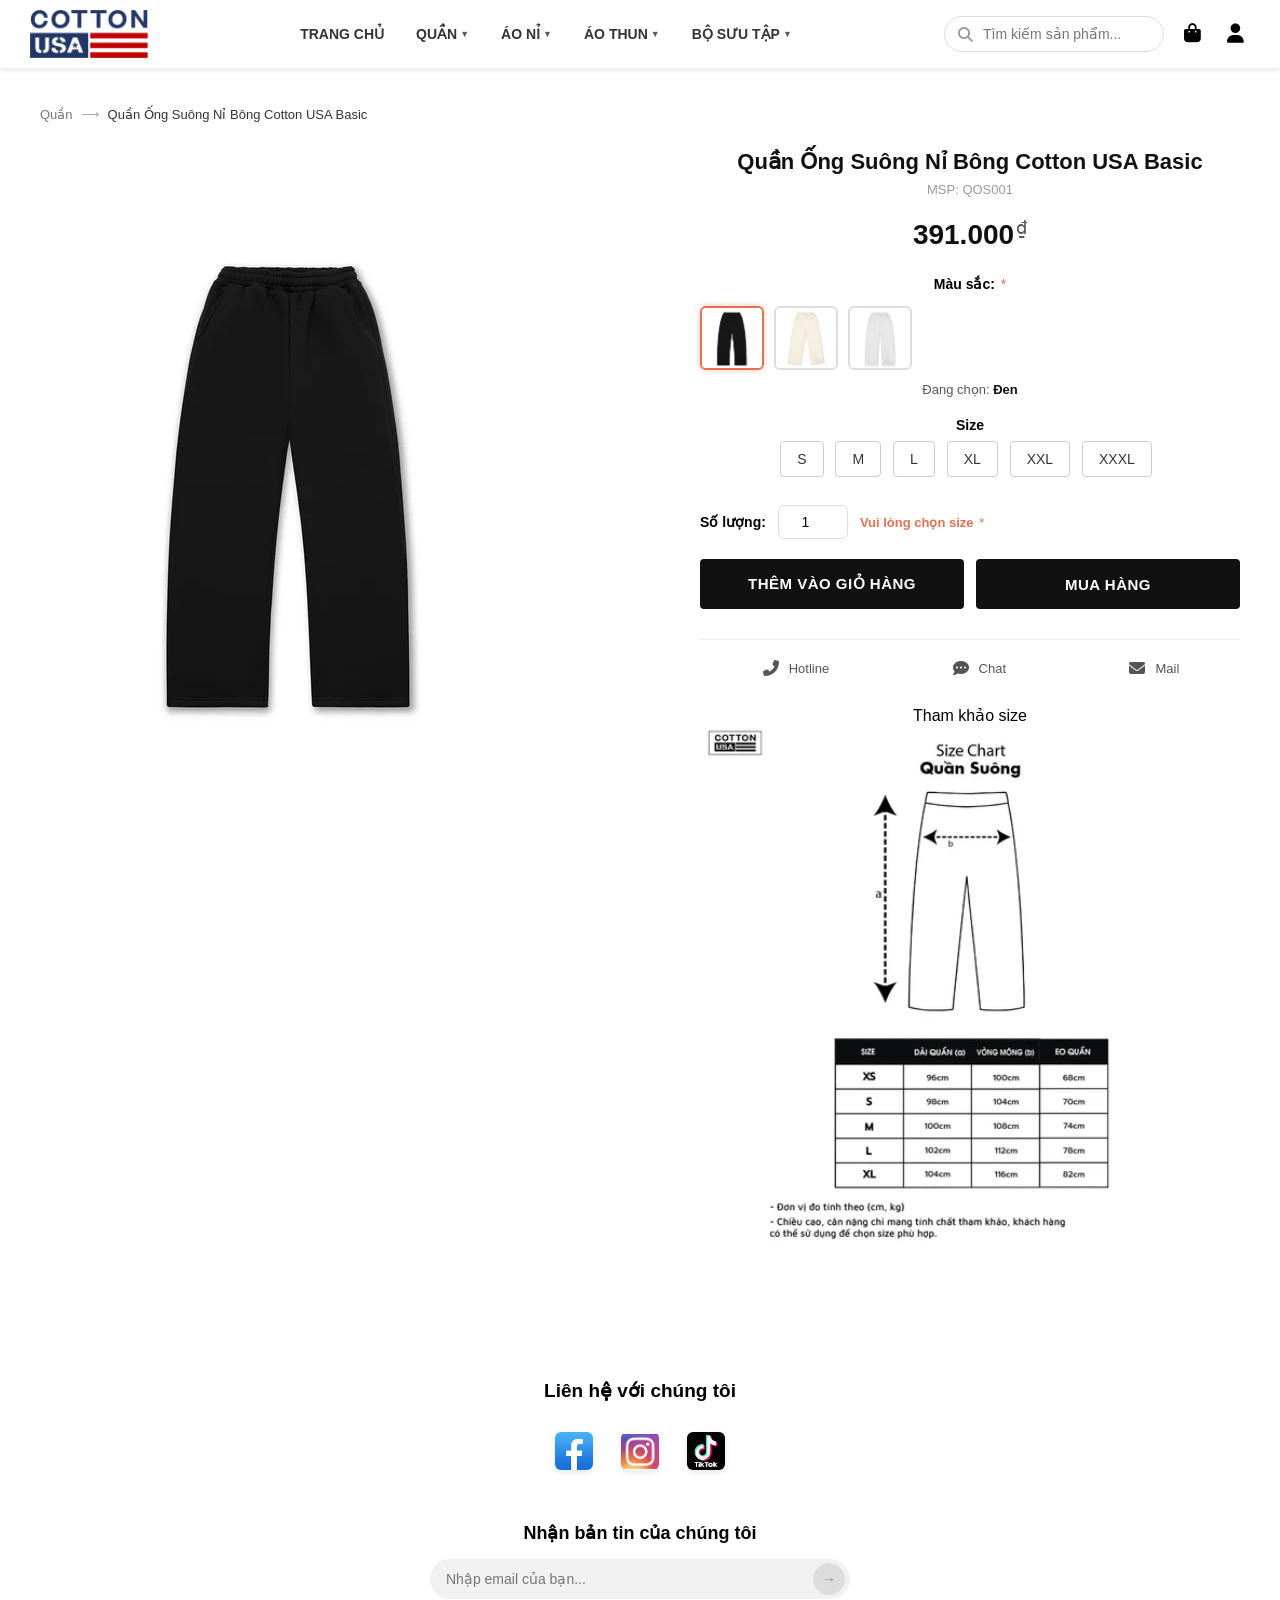
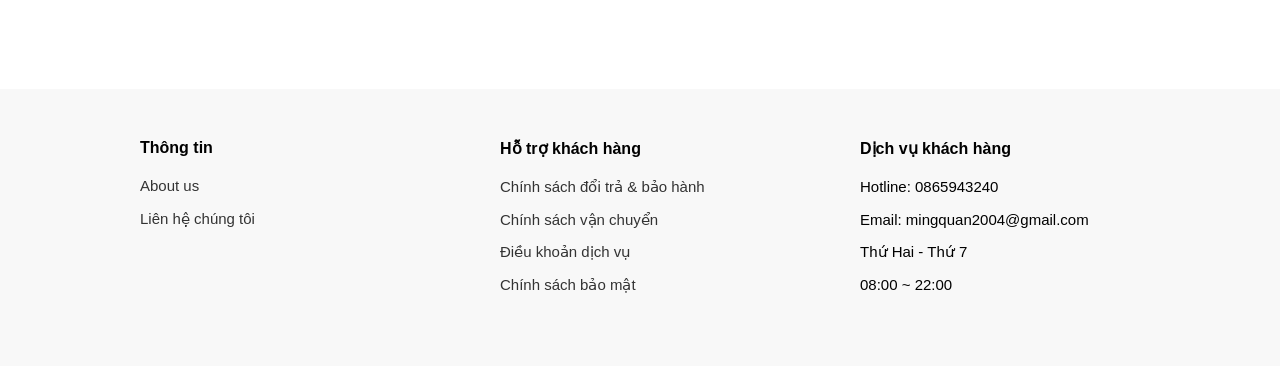
<file: muahang.html>
<!DOCTYPE html>
<html lang="vi">
<head>
    <meta charset="UTF-8">
    <meta name="viewport" content="width=device-width, initial-scale=1.0">
    <link rel="stylesheet" href="https://cdnjs.cloudflare.com/ajax/libs/font-awesome/6.5.2/css/all.min.css">
    <link rel="stylesheet" href="style.css">
    <title>Chi tiết sản phẩm - Cotton USA</title>
</head>
<body>
    <header>
        <div class="logo">
            <img src="images/logo.avif" alt="Cotton USA">
        </div>
        <ul class="MENU">
            <li><a href="index.html">TRANG CHỦ</a></li>
            <li class="has-submenu">
                <a href="quan.html">QUẦN <span class="arrow">▼</span></a>
                <ul class="sub-menu">
                    <li><a href="quan.html?type=ong-suong">Quần Ống Suông</a></li>
                    <li><a href="quan.html?type=jogger">Quần Jogger</a></li>
                </ul>
            </li>
            <li class="has-submenu">
                <a href="#">ÁO NỈ <span class="arrow">▼</span></a>
                <ul class="sub-menu">
                    <li><a href="sweater.html">SWEATERS <span class="arrow">▼</span></a>
                        <ul class="sub-menu">
                            <li><a href="sweater.html?id=US001">University Sweater</a></li>
                            <li><a href="sweater.html?id=CS001">Car Sweater</a></li>
                            <li><a href="sweater.html?id=FS001">Floral Sweater</a></li>
                        </ul>
                    </li>
                    <li><a href="hoodies.html">HOODIES <span class="arrow">▼</span></a>
                        <ul class="sub-menu"><li>
                            <a href="hoodies.html?id=BH001">Basic Hoodie</a></li>
                            <li><a href="hoodies.html?id=PH001">Porsche Hoodie</a></li>
                            <li><a href="hoodies.html?id=USH001">USA Hoodie</a></li>
                        </ul>
                    </li>
                </ul>
            </li>
            <li class="has-submenu">
                <a href="#">ÁO THUN <span class="arrow">▼</span></a>
                <ul class="sub-menu">
                    <li><a href="aothun.html">Áo Thun ngắn tay <span class="arrow">▼</span></a>
                        <ul class="sub-menu">
                            <li><a href="aothun.html?id=W001">Áo Thun Watch</a></li>
                            <li><a href="aothun.html?id=POR001">Áo Thun Poscher</a></li>
                            <li><a href="aothun.html?id=USA001">Áo Thun USA</a></li>
                        </ul>
                    </li>
                    <li><a href="aothundaitay.html">Áo Thun dài tay <span class="arrow">▼</span></a>
                        <ul class="sub-menu"><li>
                            <a href="aothundaitay.html?id=RP001">Áo Thun Dài Tay Rapper</a></li>
                            <li><a href="aothundaitay.html?id=POR001">Áo Thun Dài Tay Poscher</a></li>
                            <li><a href="aothundaitay.html?id=USA001">Áo Thun Dài Tay USA</a></li>
                        </ul>
                    </li>
                </ul>
                 <li class="has-submenu">
                <a href="#">BỘ SƯU TẬP <span class="arrow">▼</span></a>
                <ul class="sub-menu">
                    <li><a href="#">BỘ SƯU TẬP XE <span class="arrow">▼</span></a>
                        <ul class="sub-menu">
                            <li><a href="sweater.html?id=CS001">Car Sweater</a></li>
                            <li><a href="aothun.html?id=POR001">Áo Thun Poscher</a></li>
                            <li><a href="hoodies.html?id=PH001">Hoodie Porsche </a></li>
                            <li><a href="aothundaitay.html?id=POR001">Áo Thun Dài Tay Poscher</a></li>

                        </ul>
                    </li>
                    <li><a href="#">BỘ SƯU TẬP USA <span class="arrow">▼</span></a>
                        <ul class="sub-menu"><li>
                            <li><a href="hoodies.html?id=USAH001">Hoodie USA</a></li>
                            <li><a href="aothundaitay.html?id=USA001">Áo Thun Dài Tay USA</a></li>
                            <li><a href="aothun.html?id=USA001">Áo Thun USA</a></li>
                            <li><a href="aothundaitay.html?id=USA001">Áo Thun Dài Tay USA</a></li>
                        </ul>
                    </li>
                </ul>
            </li>
        </ul>
        <div class="other">
            <div class="search-icon">
                <input type="text" placeholder="Tìm kiếm sản phẩm...">
                <i class="fas fa-search"></i>
            </div>
            <div class="cart-wrapper">
                <button class="cart-icon-btn" id="cartBtn" aria-label="Giỏ hàng">
                    <i class="fas fa-shopping-bag"></i>
                    <span class="cart-badge" id="cartBadge">0</span>
                </button>
                <div class="cart-dropdown" id="cartDropdown">
                    <div class="cart-dropdown-header">
                        <span>Giỏ hàng</span>
                        <span id="cartItemCount">0 sản phẩm</span>
                    </div>
                    <div class="cart-items-list" id="cartItemsList">
                        <div class="cart-empty-msg"><i class="fas fa-shopping-bag"></i>Giỏ hàng trống</div>
                    </div>
                    <div class="cart-dropdown-footer" id="cartFooter" style="display:none">
                        <div class="cart-total-row">
                            <span>Tổng cộng:</span>
                            <span class="cart-total-amount" id="cartTotal">0₫</span>
                        </div>
                        <button class="cart-checkout-btn" onclick="window.checkout()">Thanh toán ngay →</button>
                    </div>
                </div>
            </div>
            <div class="auth-wrapper">
                <button class="auth-icon-btn" id="authBtn" aria-label="Tài khoản">
                    <i class="fas fa-user"></i>
                </button>
                <div class="auth-dropdown" id="authDropdown">
                    <div id="authLoggedOut">
                        <div class="auth-tabs">
                            <button class="auth-tab active" onclick="switchTab('login')">Đăng nhập</button>
                            <button class="auth-tab" onclick="switchTab('register')">Đăng ký</button>
                        </div>
                        <div class="auth-form-panel" id="panelLogin">
                            <div class="auth-error" id="loginError"></div>
                            <div class="auth-field">
                                <label>Email</label>
                                <input type="email" id="loginEmail" placeholder="example@email.com">
                            </div>
                            <div class="auth-field">
                                <label>Mật khẩu</label>
                                <input type="password" id="loginPassword" placeholder="••••••••">
                            </div>
                            <button class="auth-submit-btn" onclick="doLogin()">Đăng nhập</button>
                        </div>
                        <div class="auth-form-panel" id="panelRegister" style="display:none">
                            <div class="auth-error" id="registerError"></div>
                            <div class="auth-field">
                                <label>Họ tên</label>
                                <input type="text" id="regName" placeholder="Nguyễn Văn A">
                            </div>
                            <div class="auth-field">
                                <label>Email</label>
                                <input type="email" id="regEmail" placeholder="example@email.com">
                            </div>
                            <div class="auth-field">
                                <label>Mật khẩu</label>
                                <input type="password" id="regPassword" placeholder="Tối thiểu 6 ký tự">
                            </div>
                            <button class="auth-submit-btn" onclick="doRegister()">Tạo tài khoản</button>
                        </div>
                    </div>
                    <div id="authLoggedIn" style="display:none">
                        <div class="auth-avatar" id="authAvatar">A</div>
                        <div class="auth-username" id="authUsername"></div>
                        <div class="auth-useremail" id="authUserEmail"></div>
                        <button class="auth-logout-btn" onclick="doLogout()">Đăng xuất</button>
                    </div>
                </div>
            </div>
        </div>
    </header>
    <div class="dropdown-overlay" id="dropdownOverlay"></div>

    <section class="muahang">
        <div class="container">
            <div class="muahang-top row">
                <p id="productBreadcrumbCat">Sweater</p> <span>&#10230;</span> <p id="productBreadcrumb">Sản phẩm</p>
            </div>
            <div class="muahang-content row">
                <div class="muahang-content-left row">
                    <div class="muahang-content-left-big-img">
                        <img id="mainProductImage" src="quan/quanongsuong.webp" alt="Quần Ống Suông Nỉ Bông Cotton USA Basic">
                    </div>
                </div>
                <div class="muahang-content-right">
                    <div class="muahang-content-right-name">
                        <h1 id="productName">Quần Ống Suông Nỉ Bông Cotton USA Basic</h1>
                        <p class="ma-san-pham" id="productSku">MSP: QOS001</p>
                    </div>
                    <div class="muahang-content-right-muahang-price">
                        <p id="productPrice">391.000<sup>₫</sup></p>
                    </div>
                    <div class="muahang-content-right-muahang-color">
                        <p style="font-weight: bold; margin-bottom: 8px;">Màu sắc: <span class="required">*</span></p>
                        <div class="color-swatches" id="colorSwatches"></div>
                        <p style="font-size: 13px; margin-top: 6px; color: #555;">
                            Đang chọn: <span id="selectedColorName">Đen</span>
                        </p>
                    </div>
                    <div class="muahang-content-right-muahang-size">
                        <p style="font-weight: bold;">Size</p>
                        <div class="Size">
                            <span>S</span>
                            <span>M</span>
                            <span>L</span>
                            <span>XL</span>
                            <span>XXL</span>
                            <span>XXXL</span>
                        </div>
                    </div>
                    <div class="quantily">
                        <p style="font-weight: bold;">Số lượng:</p>
                        <input type="number" min="1" value="1" id="quantityInput">
                        <p class="size-warning" id="sizeWarning">Vui lòng chọn size <span class="required">*</span></p>
                    </div>
                    <div class="muahang-content-right-muahang-button">
                        <button class="btn-mua" id="btnThem">THÊM VÀO GIỎ HÀNG</button>
                        <button class="btn-mua" id="btnMua">MUA HÀNG</button>
                    </div>
                    <div class="support-shortcuts">
                        <div class="support-item"><i class="fas fa-phone-alt"></i><span>Hotline</span></div>
                        <div class="support-item"><i class="fas fa-comment-dots"></i><span>Chat</span></div>
                        <div class="support-item"><i class="fas fa-envelope"></i><span>Mail</span></div>
                    </div>
                    <div class="muahang-content-right-bottom-content-title-item">
                        <p>Tham khảo size</p>
                        <img id="sizeChartImage" src="images/sizequan.webp" alt="Bảng size tham khảo" style="max-width: 100%; border-radius: 8px;">
                    </div>
                </div>
            </div>
        </div>
    </section>

    <section class="contact">
        <h2>Liên hệ với chúng tôi</h2>
        <div class="social-group">
            <a href="https://web.facebook.com/03.august4/" target="_blank"><img src="images/Facebook.jpeg" alt="Facebook"></a>
            <a href="https://www.instagram.com/ming.quann" target="_blank"><img src="images/instagram.jpeg" alt="Instagram"></a>
            <a href="https://www.tiktok.com/@03_august4" target="_blank"><img src="images/tiktok.jpeg" alt="TikTok"></a>
        </div>
        <h3>Nhận bản tin của chúng tôi</h3>
        <form class="newsletter-form">
            <input type="email" class="newsletter-input" placeholder="Nhập email của bạn...">
            <button type="submit" class="submit-btn">→</button>
        </form>
    </section>

    <div class="footer-top">
        <div class="footer-column">
            <h4>Thông tin</h4>
            <ul>
                <li><a href="#">About us</a></li>
                <li><a href="#">Liên hệ chúng tôi</a></li>
            </ul>
        </div>
        <div class="footer-column">
            <h4>Hỗ trợ khách hàng</h4>
            <ul>
                <li><a href="#">Chính sách đổi trả & bảo hành</a></li>
                <li><a href="#">Chính sách vận chuyển</a></li>
                <li><a href="#">Điều khoản dịch vụ</a></li>
                <li><a href="#">Chính sách bảo mật</a></li>
            </ul>
        </div>
        <div class="footer-column">
            <h4>Dịch vụ khách hàng</h4>
            <ul>
                <li>Hotline: 0865943240</li>
                <li>Email: mingquan2004@gmail.com</li>
                <li>Thứ Hai - Thứ 7</li>
                <li>08:00 ~ 22:00</li>
            </ul>
        </div>
    </div>

    <!-- Load cart và auth logic -->
    <script src="js/cart-auth.js"></script>
    <script src="js/custom-alert.js"></script>

    <!-- Dữ liệu sản phẩm -->
    <script>
const products = {
    /* ══════════════ QUẦN ══════════════ */
    "QOS001": {
        category: "Quần",
        name: "Quần Ống Suông Nỉ Bông Cotton USA Basic",
        sku: "MSP: QOS001",
        price: "391.000",
        mainImage: "quan/quanongsuong.webp",
        sizeChart: "images/sizequan.webp",
        colors: [
            { name: "Đen",   image: "quan/quanongsuong.webp",      large: "quan/quanongsuong.webp" },
            { name: "Kem",   image: "quan/quanongsuongkem.webp",   large: "quan/quanongsuongkem.webp" },
            { name: "Trắng", image: "quan/quanongsuongtrang.webp", large: "quan/quanongsuongtrang.webp" }
        ]
    },
    "QOJ001": {
        category: "Quần",
        name: "Quần Jogger Nỉ Bông Cotton USA Basic",
        sku: "MSP: QOJ001",
        price: "390.000",
        mainImage: "quan/quanjoggerxamtieu.webp",
        sizeChart: "images/sizequan.webp",
        colors: [
            { name: "Xám tiêu", image: "quan/quanjoggerxamtieu.webp", large: "quan/quanjoggerxamtieu.webp" },
            { name: "Đen",      image: "quan/quanjoggerden.webp",      large: "quan/quanjoggerden.webp" },
            { name: "Kem",      image: "quan/quanjoggerkem.webp",       large: "quan/quanjoggerkem.webp" }
        ]
    },

    /* ══════════════ SWEATER ══════════════ */
    "HUST001": {
        category: "Sweater",
        name: "HUST University Sweater",
        sku: "MSP: HUST001",
        price: "399.000",
        mainImage: "sweater/HUSTsweaterden.webp",
        sizeChart: "images/sizesweater.webp",
        colors: [
            { name: "Đen",   image: "sweater/HUSTsweaterden.webp",   large: "sweater/HUSTsweaterden.webp" },
            { name: "Trắng", image: "sweater/HUSTsweatertrang.webp", large: "sweater/HUSTsweatertrang.webp" },
            { name: "Hồng",  image: "sweater/HUSTsweaterhong.webp",  large: "sweater/HUSTsweaterhong.webp" }
        ]
    },
    "NEU001": {
        category: "Sweater",
        name: "NEU University Sweater",
        sku: "MSP: NEU001",
        price: "399.000",
        mainImage: "sweater/NEUsweaterden.webp",
        sizeChart: "images/sizesweater.webp",
        colors: [
            { name: "Đen",   image: "sweater/NEUsweaterden.webp",   large: "sweater/NEUsweaterden.webp" },
            { name: "Trắng", image: "sweater/NEUsweatertrang.webp", large: "sweater/NEUsweatertrang.webp" },
            { name: "Hồng",  image: "sweater/NEUsweaterhong.webp",  large: "sweater/NEUsweaterhong.webp" }
        ]
    },
    "RMIT001": {
        category: "Sweater",
        name: "RMIT University Sweater",
        sku: "MSP: RMIT001",
        price: "399.000",
        mainImage: "sweater/RMITsweaterden.webp",
        sizeChart: "images/sizesweater.webp",
        colors: [
            { name: "Đen",       image: "sweater/RMITsweaterden.webp",   large: "sweater/RMITsweaterden.webp" },
            { name: "Trắng",     image: "sweater/RMITsweatertrang.webp", large: "sweater/RMITsweatertrang.webp" },
            { name: "Xanh navy", image: "sweater/RMITsweaternavy.webp",  large: "sweater/RMITsweaternavy.webp" }
        ]
    },
    "PORSCHE001": {
        category: "Sweater",
        name: "Porsche 911 GT3RS Sweater",
        sku: "MSP: PORSCHE001",
        price: "399.000",
        mainImage: "sweater/Porschesweaterden.webp",
        sizeChart: "images/sizesweater.webp",
        colors: [
            { name: "Đen",   image: "sweater/Porschesweaterden.webp",   large: "sweater/Porschesweaterden.webp" },
            { name: "Trắng", image: "sweater/Porschesweatertrang.webp", large: "sweater/Porschesweatertrang.webp" },
            { name: "Hồng",  image: "sweater/Porschesweaterhong.webp",  large: "sweater/Porschesweaterhong.webp" }
        ]
    },
    "BMW001": {
        category: "Sweater",
        name: "BMW M3 Competition Sweater",
        sku: "MSP: BMW001",
        price: "399.000",
        mainImage: "sweater/BMWsweaterden.webp",
        sizeChart: "images/sizesweater.webp",
        colors: [
            { name: "Đen",      image: "sweater/BMWsweaterden.webp",      large: "sweater/BMWsweaterden.webp" },
            { name: "Trắng",    image: "sweater/BMWsweatertrang.webp",    large: "sweater/BMWsweatertrang.webp" },
            { name: "Xám Tiêu", image: "sweater/BMWsweaterxamtieu.webp",  large: "sweater/BMWsweaterxamtieu.webp" }
        ]
    },
    "MERCEDES001": {
        category: "Sweater",
        name: "Mercedes Sweater",
        sku: "MSP: MERCEDES001",
        price: "399.000",
        mainImage: "sweater/Mercedessweaterden.webp",
        sizeChart: "images/sizesweater.webp",
        colors: [
            { name: "Đen",   image: "sweater/Mercedessweaterden.webp",   large: "sweater/Mercedessweaterden.webp" },
            { name: "Trắng", image: "sweater/Mercedessweatertrang.webp", large: "sweater/Mercedessweatertrang.webp" },
            { name: "Kem",   image: "sweater/Mercedessweaterkem.webp",   large: "sweater/Mercedessweaterkem.webp" }
        ]
    },
    "FLORAL001": {
        category: "Sweater",
        name: "Floral Cotton USA Sweater",
        sku: "MSP: FLORAL001",
        price: "399.000",
        mainImage: "sweater/FloralCottonUsaSweaterden.webp",
        sizeChart: "images/sizesweater.webp",
        colors: [
            { name: "Đen",      image: "sweater/FloralCottonUsaSweaterden.webp",      large: "sweater/FloralCottonUsaSweaterden.webp" },
            { name: "Xám tiêu", image: "sweater/FloralCottonUsaSweaterxamtieu.webp", large: "sweater/FloralCottonUsaSweaterxamtieu.webp" },
            { name: "Hồng",     image: "sweater/FloralCottonUsaSweaterhong.webp",    large: "sweater/FloralCottonUsaSweaterhong.webp" }
        ]
    },
    "HOACUC001": {
        category: "Sweater",
        name: "Hoa Cúc Daisy Sweater",
        sku: "MSP: HOACUC001",
        price: "399.000",
        mainImage: "sweater/hoacucsweaterden.webp",
        sizeChart: "images/sizesweater.webp",
        colors: [
            { name: "Đen",   image: "sweater/hoacucsweaterden.webp",   large: "sweater/hoacucsweaterden.webp" },
            { name: "Trắng", image: "sweater/hoacucsweatertrang.webp", large: "sweater/hoacucsweatertrang.webp" },
            { name: "Hồng",  image: "sweater/hoacucsweaterhong.webp",  large: "sweater/hoacucsweaterhong.webp" }
        ]
    },

    /* ══════════════ HOODIES ══════════════ */
    "BS001": {
        category: "Hoodies",
        name: "Basic Hoodie",
        sku: "MSP: BS001",
        price: "399.000",
        mainImage: "hoodies/HoodieCottonUSABasicden.webp",
        sizeChart: "images/sizehoodies.webp",
        colors: [
            { name: "Đen",   image: "hoodies/HoodieCottonUSABasicden.webp",   large: "hoodies/HoodieCottonUSABasicden.webp" },
            { name: "Trắng", image: "hoodies/HoodieCottonUSABasictrang.webp", large: "hoodies/HoodieCottonUSABasictrang.webp" },
            { name: "Kem",   image: "hoodies/HoodieCottonUSABasickem.webp",   large: "hoodies/HoodieCottonUSABasickem.webp" }
        ]
    },
    "PNS001": {
        category: "Hoodies",
        name: "Porsche Night Speed Hoodie",
        sku: "MSP: PNS001",
        price: "399.000",
        mainImage: "hoodies/Porsch NIght Speed Hoodieden.webp",
        sizeChart: "images/sizehoodies.webp",
        colors: [
            { name: "Đen",      image: "hoodies/Porsch NIght Speed Hoodieden.webp",      large: "hoodies/Porsch NIght Speed Hoodieden.webp" },
            { name: "Hồng",     image: "hoodies/Porsch NIght Speed Hoodiehong.webp",     large: "hoodies/Porsch NIght Speed Hoodiehong.webp" },
            { name: "Xám tiêu", image: "hoodies/Porsch NIght Speed Hoodiexamtieu.webp", large: "hoodies/Porsch NIght Speed Hoodiexamtieu.webp" }
        ]
    },
    "PST001": {
        category: "Hoodies",
        name: "Porsche Silver Turbo S Hoodie",
        sku: "MSP: PST001",
        price: "399.000",
        mainImage: "hoodies/Porsche Silver Turbo S Hoodieden.webp",
        sizeChart: "images/sizehoodies.webp",
        colors: [
            { name: "Đen",   image: "hoodies/Porsche Silver Turbo S Hoodieden.webp",   large: "hoodies/Porsche Silver Turbo S Hoodieden.webp" },
            { name: "Hồng",  image: "hoodies/Porsche Silver Turbo S Hoodiehong.webp",  large: "hoodies/Porsche Silver Turbo S Hoodiehong.webp" },
            { name: "Trắng", image: "hoodies/Porsche Silver Turbo S Hoodietrang.webp", large: "hoodies/Porsche Silver Turbo S Hoodietrang.webp" }
        ]
    },
    "Pos911": {
        category: "Hoodies",
        name: "Porsche 911 Hoodie",
        sku: "MSP: Pos911",
        price: "399.000",
        mainImage: "hoodies/Posche911Hoodieden.webp",
        sizeChart: "images/sizehoodies.webp",
        colors: [
            { name: "Đen",   image: "hoodies/Posche911Hoodieden.webp",  large: "hoodies/Posche911Hoodieden.webp" },
            { name: "Trắng", image: "hoodies/Posche911Hoodietrang.webp", large: "hoodies/Posche911Hoodietrang.webp" },
            { name: "Hồng",  image: "hoodies/Posche911Hoodiehong.webp",  large: "hoodies/Posche911Hoodiehong.webp" }
        ]
    },
    "USA001": {
        category: "Hoodies",
        name: "USA City Of Dream Hoodie",
        sku: "MSP: USA001",
        price: "399.000",
        mainImage: "hoodies/USA City Of Dream Hoodieden.webp",
        sizeChart: "images/sizehoodies.webp",
        colors: [
            { name: "Đen",   image: "hoodies/USA City Of Dream Hoodieden.webp",   large: "hoodies/USA City Of Dream Hoodieden.webp" },
            { name: "Trắng", image: "hoodies/USA City Of Dream Hoodietrang.webp", large: "hoodies/USA City Of Dream Hoodietrang.webp" },
            { name: "Kem",   image: "hoodies/USA City Of Dream Hoodiekem.webp",   large: "hoodies/USA City Of Dream Hoodiekem.webp" }
        ]
    },
    "Texas001": {
        category: "Hoodies",
        name: "USA Texas 1945 Hoodie",
        sku: "MSP: Texas001",
        price: "399.000",
        mainImage: "hoodies/USA Texas 1945 Hoodiehong.webp",
        sizeChart: "images/sizehoodies.webp",
        colors: [
            { name: "Hồng",     image: "hoodies/USA Texas 1945 Hoodiehong.webp",    large: "hoodies/USA Texas 1945 Hoodiehong.webp" },
            { name: "Kem",      image: "hoodies/USA Texas 1945 Hoodiekem.webp",     large: "hoodies/USA Texas 1945 Hoodiekem.webp" },
            { name: "Xanh tím", image: "hoodies/USA Texas 1945 Hoodiexamtieu.webp", large: "hoodies/USA Texas 1945 Hoodiexamtieu.webp" }
        ]
    },
    "VUS001": {
        category: "Hoodies",
        name: "USA Vintage United State Hoodie",
        sku: "MSP: VUS001",
        price: "399.000",
        mainImage: "hoodies/USA Vintage United State Hoodieden.webp",
        sizeChart: "images/sizehoodies.webp",
        colors: [
            { name: "Đen",   image: "hoodies/USA Vintage United State Hoodieden.webp",   large: "hoodies/USA Vintage United State Hoodieden.webp" },
            { name: "Trắng", image: "hoodies/USA Vintage United State Hoodietrang.webp", large: "hoodies/USA Vintage United State Hoodietrang.webp" },
            { name: "Hồng",  image: "hoodies/USA Vintage United State Hoodiehong.webp",  large: "hoodies/USA Vintage United State Hoodiehong.webp" }
        ]
    },

    /* ══════════════ ÁO THUN NGẮN TAY ══════════════ */
    "WDX300": {
        category: "Áo Thun",
        name: "Watch Doxa X300",
        sku: "MSP: WDX300",
        price: "189.000",
        mainImage: "aothun/Watch Doxa X300 den.webp",
        sizeChart: "images/sizeaothunngantay.webp",
        colors: [
            { name: "Đen",   image: "aothun/Watch Doxa X300 den.webp",   large: "aothun/Watch Doxa X300 den.webp" },
            { name: "Kem",   image: "aothun/Watch Doxa X300 kem.webp",   large: "aothun/Watch Doxa X300 kem.webp" },
            { name: "Trắng", image: "aothun/Watch Doxa X300 trang.webp", large: "aothun/Watch Doxa X300 trang.webp" }
        ]
    },
    "WOT001": {
        category: "Áo Thun",
        name: "Watch One Time",
        sku: "MSP: WOT001",
        price: "189.000",
        mainImage: "aothun/Watch One Time den.webp",
        sizeChart: "images/sizeaothunngantay.webp",
        colors: [
            { name: "Đen",   image: "aothun/Watch One Time den.webp",   large: "aothun/Watch One Time den.webp" },
            { name: "Kem",   image: "aothun/Watch One Time kem.webp",   large: "aothun/Watch One Time kem.webp" },
            { name: "Trắng", image: "aothun/Watch One Time trang.webp", large: "aothun/Watch One Time trang.webp" }
        ]
    },
    "WTC001": {
        category: "Áo Thun",
        name: "Watch That Completes",
        sku: "MSP: WTC001",
        price: "189.000",
        mainImage: "aothun/Watch That Completes den.webp",
        sizeChart: "images/sizeaothunngantay.webp",
        colors: [
            { name: "Đen",   image: "aothun/Watch That Completes den.webp",   large: "aothun/Watch That Completes den.webp" },
            { name: "Kem",   image: "aothun/Watch That Completes kem.webp",   large: "aothun/Watch That Completes kem.webp" },
            { name: "Trắng", image: "aothun/Watch That Completes trang.webp", large: "aothun/Watch That Completes trang.webp" }
        ]
    },
    "PP911T": {
        category: "Áo Thun",
        name: "Pink Porsche 911 Turbo",
        sku: "MSP: PP911T",
        price: "189.000",
        mainImage: "aothun/Pink Porsche 911 Turbo den.webp",
        sizeChart: "images/sizeaothunngantay.webp",
        colors: [
            { name: "Đen",   image: "aothun/Pink Porsche 911 Turbo den.webp",   large: "aothun/Pink Porsche 911 Turbo den.webp" },
            { name: "Trắng", image: "aothun/Pink Porsche 911 Turbo trang.webp", large: "aothun/Pink Porsche 911 Turbo trang.webp" },
            { name: "Kem",   image: "aothun/Pink Porsche 911 Turbo kem.webp",   large: "aothun/Pink Porsche 911 Turbo kem.webp" }
        ]
    },
    "PVS001": {
        category: "Áo Thun",
        name: "Porsche Vintage Style",
        sku: "MSP: PVS001",
        price: "189.000",
        mainImage: "aothun/Porsche Vintage Style den.webp",
        sizeChart: "images/sizeaothunngantay.webp",
        colors: [
            { name: "Đen",   image: "aothun/Porsche Vintage Style den.webp",   large: "aothun/Porsche Vintage Style den.webp" },
            { name: "Kem",   image: "aothun/Porsche Vintage Style kem.webp",   large: "aothun/Porsche Vintage Style kem.webp" },
            { name: "Trắng", image: "aothun/Porsche Vintage Style trang.webp", large: "aothun/Porsche Vintage Style trang.webp" }
        ]
    },
    "PVB001": {
        category: "Áo Thun",
        name: "Porsche Violet Berry",
        sku: "MSP: PVB001",
        price: "189.000",
        mainImage: "aothun/Porsche Violet Berry den.webp",
        sizeChart: "images/sizeaothunngantay.webp",
        colors: [
            { name: "Đen",   image: "aothun/Porsche Violet Berry den.webp",   large: "aothun/Porsche Violet Berry den.webp" },
            { name: "Trắng", image: "aothun/Porsche Violet Berry trang.webp", large: "aothun/Porsche Violet Berry trang.webp" },
            { name: "Kem",   image: "aothun/Porsche Violet Berry kem.webp",   large: "aothun/Porsche Violet Berry kem.webp" }
        ]
    },
    "UCE001": {
        category: "Áo Thun",
        name: "USA California Extraordinary",
        sku: "MSP: UCE001",
        price: "189.000",
        mainImage: "aothun/USA California Extraordinary den.webp",
        sizeChart: "images/sizeaothunngantay.webp",
        colors: [
            { name: "Đen",   image: "aothun/USA California Extraordinary den.webp",   large: "aothun/USA California Extraordinary den.webp" },
            { name: "Trắng", image: "aothun/USA California Extraordinary trang.webp", large: "aothun/USA California Extraordinary trang.webp" },
            { name: "Kem",   image: "aothun/USA California Extraordinary kem.webp",   large: "aothun/USA California Extraordinary kem.webp" }
        ]
    },
    "ULA001": {
        category: "Áo Thun",
        name: "USA Los Angeles",
        sku: "MSP: ULA001",
        price: "189.000",
        mainImage: "aothun/USA Los Ageles den.webp",
        sizeChart: "images/sizeaothunngantay.webp",
        colors: [
            { name: "Đen",   image: "aothun/USA Los Ageles den.webp",   large: "aothun/USA Los Ageles den.webp" },
            { name: "Trắng", image: "aothun/USA Los Ageles trang.webp", large: "aothun/USA Los Ageles trang.webp" },
            { name: "Kem",   image: "aothun/USA Los Ageles kem.webp",   large: "aothun/USA Los Ageles kem.webp" }
        ]
    },
    "UMTE001": {
        category: "Áo Thun",
        name: "USA More Than Enough",
        sku: "MSP: UMTE001",
        price: "189.000",
        mainImage: "aothun/USA More Than Enough den.webp",
        sizeChart: "images/sizeaothunngantay.webp",
        colors: [
            { name: "Đen",   image: "aothun/USA More Than Enough den.webp",   large: "aothun/USA More Than Enough den.webp" },
            { name: "Trắng", image: "aothun/USA More Than Enough trang.webp", large: "aothun/USA More Than Enough trang.webp" },
            { name: "Kem",   image: "aothun/USA More Than Enough kem.webp",   large: "aothun/USA More Than Enough kem.webp" }
        ]
    },

    /* ══════════════ ÁO THUN DÀI TAY ══════════════ */
    "ER001": {
        category: "Áo Thun Dài Tay",
        name: "Rapper Eminem Recovery",
        sku: "MSP: ER001",
        price: "189.000",
        mainImage: "aothundaitay/Rapper Eminem Recovery den.webp",
        sizeChart: "images/sizeaothundaitay.webp",
        colors: [
            { name: "Đen",   image: "aothundaitay/Rapper Eminem Recovery den.webp",   large: "aothundaitay/Rapper Eminem Recovery den.webp" },
            { name: "Navy",  image: "aothundaitay/Rapper Eminem Recovery navy.webp",  large: "aothundaitay/Rapper Eminem Recovery navy.webp" },
            { name: "Trắng", image: "aothundaitay/Rapper Eminem Recovery trang.webp", large: "aothundaitay/Rapper Eminem Recovery trang.webp" }
        ]
    },
    "ICDSN001": {
        category: "Áo Thun Dài Tay",
        name: "Rapper Ice Cube Dont Say Nothing",
        sku: "MSP: ICDSN001",
        price: "189.000",
        mainImage: "aothundaitay/Rapper Ice Cube Dont Say Nothing den.webp",
        sizeChart: "images/sizeaothundaitay.webp",
        colors: [
            { name: "Đen",   image: "aothundaitay/Rapper Ice Cube Dont Say Nothing den.webp",  large: "aothundaitay/Rapper Ice Cube Dont Say Nothing den.webp" },
            { name: "Navy",  image: "aothundaitay/Rapper Ice Cube Dont Say Nothing navy.webp", large: "aothundaitay/Rapper Ice Cube Dont Say Nothing navy.webp" },
            { name: "Kem",   image: "aothundaitay/Rapper Ice Cube Dont Say Nothing kem.webp",  large: "aothundaitay/Rapper Ice Cube Dont Say Nothing kem.webp" }
        ]
    },
    "TSFT001": {
        category: "Áo Thun Dài Tay",
        name: "Rapper Travis Scott Fein Typo",
        sku: "MSP: TSFT001",
        price: "189.000",
        mainImage: "aothundaitay/Rapper Travis Scott Fein Typo den.webp",
        sizeChart: "images/sizeaothundaitay.webp",
        colors: [
            { name: "Đen",   image: "aothundaitay/Rapper Travis Scott Fein Typo den.webp",   large: "aothundaitay/Rapper Travis Scott Fein Typo den.webp" },
            { name: "Kem",   image: "aothundaitay/Rapper Travis Scott Fein Typo kem.webp",   large: "aothundaitay/Rapper Travis Scott Fein Typo kem.webp" },
            { name: "Trắng", image: "aothundaitay/Rapper Travis Scott Fein Typo trang.webp", large: "aothundaitay/Rapper Travis Scott Fein Typo trang.webp" }
        ]
    },
    "AB911": {
        category: "Áo Thun Dài Tay",
        name: "Porsche All Black 911 GT3RS",
        sku: "MSP: AB911",
        price: "189.000",
        mainImage: "aothundaitay/Porsche All Black 911 GT3RS den.webp",
        sizeChart: "images/sizeaothundaitay.webp",
        colors: [
            { name: "Đen",   image: "aothundaitay/Porsche All Black 911 GT3RS den.webp",   large: "aothundaitay/Porsche All Black 911 GT3RS den.webp" },
            { name: "Trắng", image: "aothundaitay/Porsche All Black 911 GT3RS trang.webp", large: "aothundaitay/Porsche All Black 911 GT3RS trang.webp" },
            { name: "Navy",  image: "aothundaitay/Porsche All Black 911 GT3RS navy.webp",  large: "aothundaitay/Porsche All Black 911 GT3RS navy.webp" }
        ]
    },
    "ESR001": {
        category: "Áo Thun Dài Tay",
        name: "Porsche Eat Sleep Repeat",
        sku: "MSP: ESR001",
        price: "189.000",
        mainImage: "aothundaitay/Porsche Eat Sleep Repeat den.webp",
        sizeChart: "images/sizeaothundaitay.webp",
        colors: [
            { name: "Đen",   image: "aothundaitay/Porsche Eat Sleep Repeat den.webp",  large: "aothundaitay/Porsche Eat Sleep Repeat den.webp" },
            { name: "Trắng", image: "aothundaitay/Porsche Eat Sleep Repeat trang.webp", large: "aothundaitay/Porsche Eat Sleep Repeat trang.webp" },
            { name: "navy",  image: "aothundaitay/Porsche Eat Sleep Repeat navy.webp",  large: "aothundaitay/Porsche Eat Sleep Repeat navy.webp" }
        ]
    },
    "TSG001": {
        category: "Áo Thun Dài Tay",
        name: "Porsche Turbo S GTSTREET",
        sku: "MSP: TSG001",
        price: "189.000",
        mainImage: "aothundaitay/Porsche Turbo S GTSTREET den.webp",
        sizeChart: "images/sizeaothundaitay.webp",
        colors: [
            { name: "Đen",   image: "aothundaitay/Porsche Turbo S GTSTREET den.webp",   large: "aothundaitay/Porsche Turbo S GTSTREET den.webp" },
            { name: "Trắng", image: "aothundaitay/Porsche Turbo S GTSTREET trang.webp", large: "aothundaitay/Porsche Turbo S GTSTREET trang.webp" },
            { name: "Navy",  image: "aothundaitay/Porsche Turbo S GTSTREET navy.webp",  large: "aothundaitay/Porsche Turbo S GTSTREET navy.webp" }
        ]
    },
    "MTE001": {
        category: "Áo Thun Dài Tay",
        name: "USA More Than Enough (Dài Tay)",
        sku: "MSP: MTE001",
        price: "189.000",
        mainImage: "aothundaitay/USA More Than Enough den.webp",
        sizeChart: "images/sizeaothundaitay.webp",
        colors: [
            { name: "Đen",   image: "aothundaitay/USA More Than Enough den.webp",   large: "aothundaitay/USA More Than Enough den.webp" },
            { name: "Trắng", image: "aothundaitay/USA More Than Enough trang.webp", large: "aothundaitay/USA More Than Enough trang.webp" },
            { name: "Navy",  image: "aothundaitay/USA More Than Enough navy.webp",  large: "aothundaitay/USA More Than Enough navy.webp" }
        ]
    },
    "NYC001": {
        category: "Áo Thun Dài Tay",
        name: "USA New York City",
        sku: "MSP: NYC001",
        price: "189.000",
        mainImage: "aothundaitay/USA New York City den.webp",
        sizeChart: "images/sizeaothundaitay.webp",
        colors: [
            { name: "Đen",   image: "aothundaitay/USA New York City den.webp",   large: "aothundaitay/USA New York City den.webp" },
            { name: "Trắng", image: "aothundaitay/USA New York City trang.webp", large: "aothundaitay/USA New York City trang.webp" },
            { name: "Navy",  image: "aothundaitay/USA New York City navy.webp",  large: "aothundaitay/USA New York City navy.webp" }
        ]
    },
    "Texas002": {
        category: "Áo Thun Dài Tay",
        name: "USA Texas 1945 (Dài Tay)",
        sku: "MSP: Texas002",
        price: "189.000",
        mainImage: "aothundaitay/USA Texas 1945 den.webp",
        sizeChart: "images/sizeaothundaitay.webp",
        colors: [
            { name: "Đen",   image: "aothundaitay/USA Texas 1945 den.webp",   large: "aothundaitay/USA Texas 1945 den.webp" },
            { name: "Trắng", image: "aothundaitay/USA Texas 1945 trang.webp", large: "aothundaitay/USA Texas 1945 trang.webp" },
            { name: "Navy",  image: "aothundaitay/USA Texas 1945 navy.webp",  large: "aothundaitay/USA Texas 1945 navy.webp" }
        ]
    }
};
        // Lấy productId từ URL
        const urlParams = new URLSearchParams(window.location.search);
        let productId = urlParams.get('id');
        if (!productId || !products[productId]) productId = "QOS001";
        const product = products[productId];

        // Breadcrumb
        const breadcrumbCat = document.getElementById('productBreadcrumbCat');
        const breadcrumbName = document.getElementById('productBreadcrumb');
        if (breadcrumbCat) breadcrumbCat.textContent = product.category || 'Sản phẩm';
        if (breadcrumbName) breadcrumbName.textContent = product.name;

        document.getElementById('productName').textContent = product.name;
        document.getElementById('productSku').textContent = product.sku;
        document.getElementById('productPrice').innerHTML = product.price + '<sup>₫</sup>';
        document.getElementById('mainProductImage').src = product.mainImage;

        // Cập nhật ảnh size chart theo sản phẩm
        const sizeChartImage = document.getElementById('sizeChartImage');
        if (sizeChartImage && product.sizeChart) {
            sizeChartImage.src = product.sizeChart;
        }

        // Hiển thị màu sắc
        const swatchContainer = document.getElementById('colorSwatches');
        swatchContainer.innerHTML = '';
        product.colors.forEach((color, index) => {
            const swatchDiv = document.createElement('div');
            swatchDiv.className = 'swatch-item' + (index === 0 ? ' active' : '');
            swatchDiv.setAttribute('data-color', color.name);
            swatchDiv.setAttribute('data-image', color.large);
            swatchDiv.innerHTML = `<img src="${color.image}" alt="${color.name}">`;
            swatchContainer.appendChild(swatchDiv);
        });
        document.getElementById('selectedColorName').textContent = product.colors[0].name;

        // Sự kiện chọn màu
        document.querySelectorAll('.swatch-item').forEach(function(item) {
            item.addEventListener('click', function() {
                document.querySelectorAll('.swatch-item').forEach(el => el.classList.remove('active'));
                this.classList.add('active');
                document.getElementById('mainProductImage').src = this.getAttribute('data-image');
                document.getElementById('selectedColorName').textContent = this.getAttribute('data-color');
            });
        });

        // Sự kiện chọn size
        const sizeSpans = document.querySelectorAll('.Size span');
        const sizeWarning = document.getElementById('sizeWarning');
        let selectedSize = null;

        sizeSpans.forEach(function(span) {
            span.addEventListener('click', function() {
                sizeSpans.forEach(s => s.classList.remove('active'));
                this.classList.add('active');
                selectedSize = this.textContent.trim();
                if (sizeWarning) sizeWarning.style.display = 'none';
            });
        });

        // Lấy price dạng số
        function getPriceNumber(priceStr) {
            return parseInt(priceStr.replace(/\./g, ''), 10);
        }

        // NÚT THÊM VÀO GIỎ HÀNG
        document.getElementById('btnThem').addEventListener('click', function() {
            if (!selectedSize) {
                if (sizeWarning) sizeWarning.style.display = 'block';
                toast('Vui lòng chọn size trước khi thêm vào giỏ!', 'error');
                return;
            }
            const activeSwatch = document.querySelector('.swatch-item.active');
            const selectedColor = activeSwatch ? activeSwatch.getAttribute('data-color') : product.colors[0].name;
            const qty = parseInt(document.getElementById('quantityInput').value) || 1;
            const priceNum = getPriceNumber(product.price);
            
            window.addToCart({
                id: productId,
                name: product.name,
                price: priceNum,
                qty: qty,
                size: selectedSize,
                color: selectedColor,
                img: document.getElementById('mainProductImage').src
            });
            toast('Đã thêm ' + qty + ' sản phẩm vào giỏ hàng!', 'success');
        });

        // NÚT MUA HÀNG
document.getElementById('btnMua').addEventListener('click', function() {
    if (!selectedSize) {
        if (sizeWarning) sizeWarning.style.display = 'block';
        toast('Vui lòng chọn size trước khi mua hàng!', 'error');
        return;
    }
    const activeSwatch = document.querySelector('.swatch-item.active');
    const selectedColor = activeSwatch ? activeSwatch.getAttribute('data-color') : product.colors[0].name;
    const qty = parseInt(document.getElementById('quantityInput').value) || 1;
    const priceNum = getPriceNumber(product.price);
    
    // Tạo dữ liệu đơn hàng "mua ngay" chỉ gồm sản phẩm đang chọn
    const buyNowItem = [{
        id: productId,
        name: product.name,
        price: priceNum,
        qty: qty,
        size: selectedSize,
        color: selectedColor,
        img: document.getElementById('mainProductImage').src
    }];

    // Lưu riêng cho trang thanh toán, KHÔNG đụng vào giỏ hàng (cottonusa_cart)
    localStorage.setItem('cottonusa_checkout', JSON.stringify(buyNowItem));

    window.location.href = 'giaohang.html';
});
    </script>

    <!-- Dropdown overlay logic -->
    <script>
        (function initHeaderDropdowns() {
            const cartBtn = document.getElementById('cartBtn');
            const cartDropdown = document.getElementById('cartDropdown');
            const authBtn = document.getElementById('authBtn');
            const authDropdown = document.getElementById('authDropdown');
            const overlay = document.getElementById('dropdownOverlay');

            if (!cartBtn || !cartDropdown || !authBtn || !authDropdown || !overlay) return;

            function closeAll() {
                cartDropdown.classList.remove('open');
                authDropdown.classList.remove('open');
                overlay.classList.remove('active');
            }

            cartBtn.addEventListener('click', function (e) {
                e.stopPropagation();
                const isOpen = cartDropdown.classList.contains('open');
                closeAll();
                if (!isOpen) {
                    cartDropdown.classList.add('open');
                    overlay.classList.add('active');
                }
            });

            authBtn.addEventListener('click', function (e) {
                e.stopPropagation();
                const isOpen = authDropdown.classList.contains('open');
                closeAll();
                if (!isOpen) {
                    authDropdown.classList.add('open');
                    overlay.classList.add('active');
                }
            });

            cartDropdown.addEventListener('click', function (e) { e.stopPropagation(); });
            authDropdown.addEventListener('click', function (e) { e.stopPropagation(); });

            overlay.addEventListener('click', function () { closeAll(); });
            document.addEventListener('click', function () { closeAll(); });
        })();
    </script>
</body>
</html>
</file>
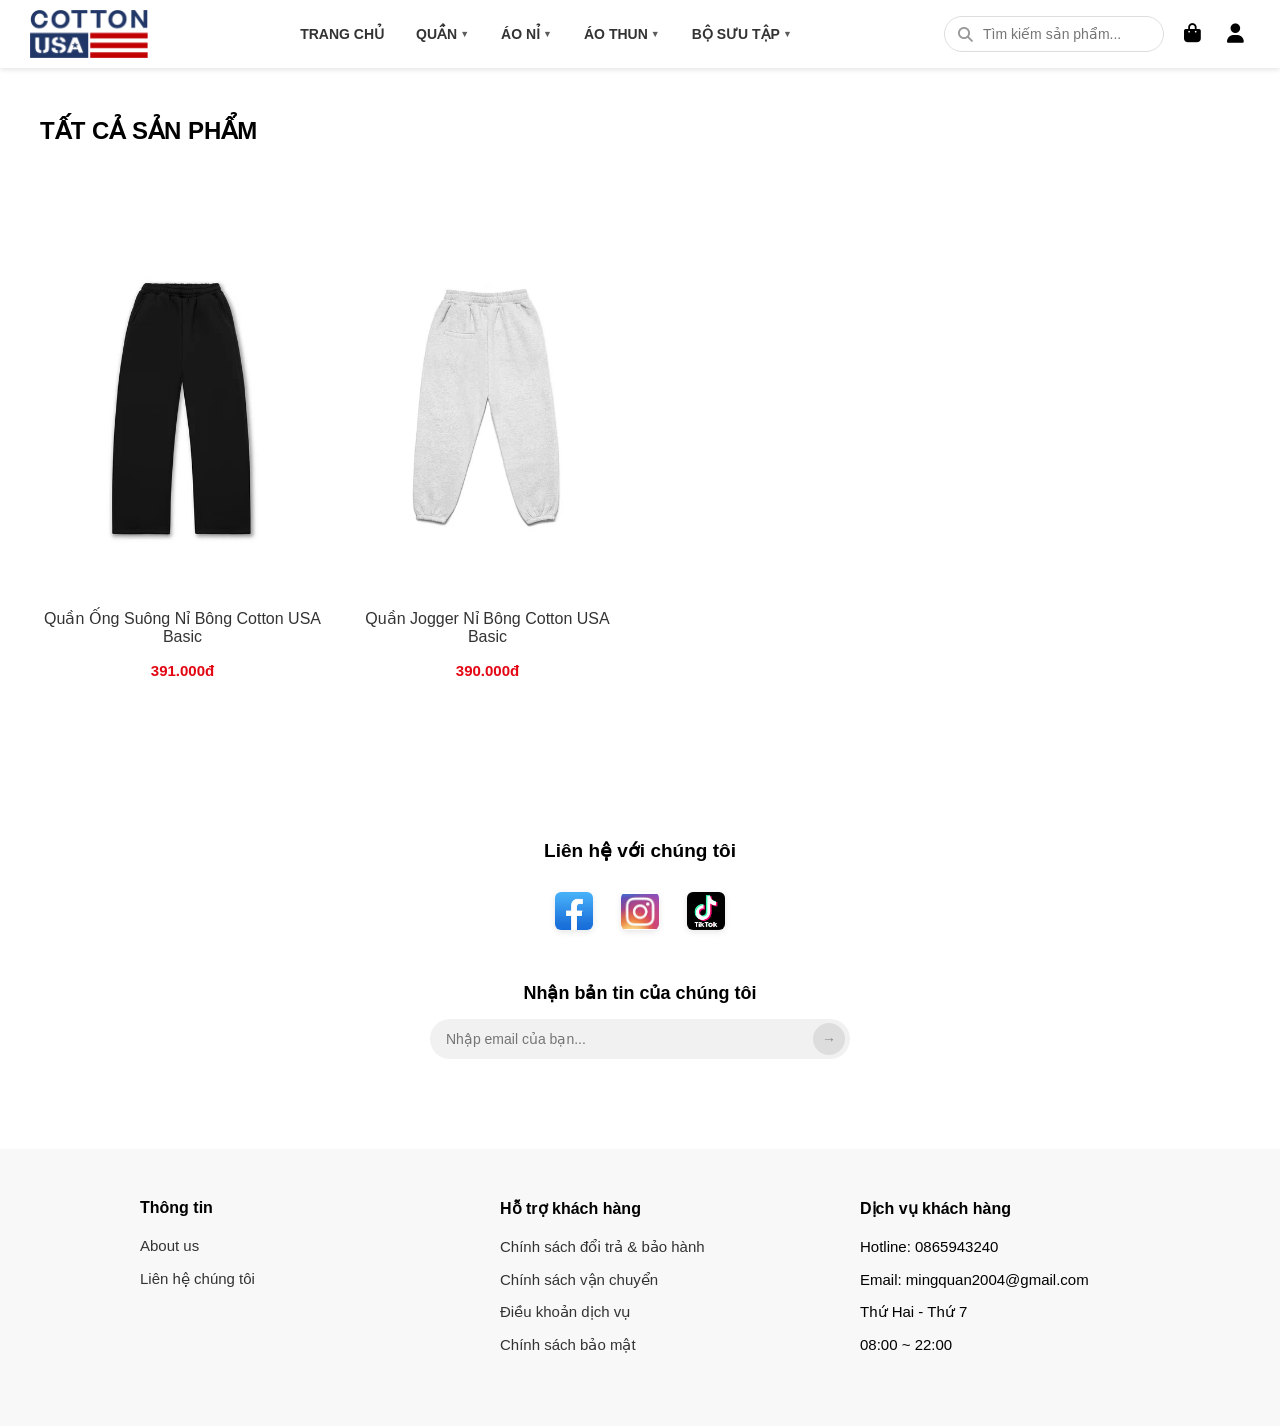
<file: quan.html>
<!DOCTYPE html>
<html lang="vi">
<head>
    <meta charset="UTF-8">
    <meta name="viewport" content="width=device-width, initial-scale=1.0">
    <link rel="stylesheet" href="https://cdnjs.cloudflare.com/ajax/libs/font-awesome/6.5.2/css/all.min.css">
    <link rel="stylesheet" href="style.css">
    <title>DANH MỤC SẢN PHẨM - QUẦN</title>
    <style>
        .product-item.hidden {
            display: none !important;
        }
    </style>
</head>
<body>
    <header>
        <div class="logo">
            <img src="images/logo.avif" alt="Cotton USA">
        </div>
        <ul class="MENU">
            <li><a href="index.html">TRANG CHỦ</a></li>
            <li class="has-submenu">
                <a href="quan.html">QUẦN <span class="arrow">▼</span></a>
                <ul class="sub-menu">
                    <li><a href="quan.html?type=ong-suong">Quần Ống Suông</a></li>
                    <li><a href="quan.html?type=jogger">Quần Jogger</a></li>
                </ul>
            </li>
            <li class="has-submenu">
                <a href="#">ÁO NỈ <span class="arrow">▼</span></a>
                <ul class="sub-menu">
                    <li><a href="sweater.html">SWEATERS <span class="arrow">▼</span></a>
                        <ul class="sub-menu">
                            <li><a href="sweater.html?id=US001">University Sweater</a></li>
                            <li><a href="sweater.html?id=CS001">Car Sweater</a></li>
                            <li><a href="sweater.html?id=FS001">Floral Sweater</a></li>
                        </ul>
                    </li>
                    <li><a href="hoodies.html">HOODIES <span class="arrow">▼</span></a>
                        <ul class="sub-menu"><li>
                            <a href="hoodies.html?id=BH001">Basic Hoodie</a></li>
                            <li><a href="hoodies.html?id=PH001">Porsche Hoodie</a></li>
                            <li><a href="hoodies.html?id=USH001">USA Hoodie</a></li>
                        </ul>
                    </li>
                </ul>
            </li>
            <li class="has-submenu">
                <a href="#">ÁO THUN <span class="arrow">▼</span></a>
                <ul class="sub-menu">
                    <li><a href="aothun.html">Áo Thun ngắn tay <span class="arrow">▼</span></a>
                        <ul class="sub-menu">
                            <li><a href="aothun.html?id=W001">Áo Thun Watch</a></li>
                            <li><a href="aothun.html?id=POR001">Áo Thun Poscher</a></li>
                            <li><a href="aothun.html?id=USA001">Áo Thun USA</a></li>
                        </ul>
                    </li>
                    <li><a href="aothundaitay.html">Áo Thun dài tay <span class="arrow">▼</span></a>
                        <ul class="sub-menu"><li>
                            <a href="aothundaitay.html?id=RP001">Áo Thun Dài Tay Rapper</a></li>
                            <li><a href="aothundaitay.html?id=POR001">Áo Thun Dài Tay Poscher</a></li>
                            <li><a href="aothundaitay.html?id=USA001">Áo Thun Dài Tay USA</a></li>
                        </ul>
                    </li>
                </ul>
                 <li class="has-submenu">
                <a href="#">BỘ SƯU TẬP <span class="arrow">▼</span></a>
                <ul class="sub-menu">
                    <li><a href="#">BỘ SƯU TẬP XE <span class="arrow">▼</span></a>
                        <ul class="sub-menu">
                            <li><a href="sweater.html?id=CS001">Car Sweater</a></li>
                            <li><a href="aothun.html?id=POR001">Áo Thun Poscher</a></li>
                            <li><a href="hoodies.html?id=PH001">Hoodie Porsche </a></li>
                            <li><a href="aothundaitay.html?id=POR001">Áo Thun Dài Tay Poscher</a></li>

                        </ul>
                    </li>
                    <li><a href="#">BỘ SƯU TẬP USA <span class="arrow">▼</span></a>
                        <ul class="sub-menu"><li>
                            <li><a href="hoodies.html?id=USAH001">Hoodie USA</a></li>
                            <li><a href="aothundaitay.html?id=USA001">Áo Thun Dài Tay USA</a></li>
                            <li><a href="aothun.html?id=USA001">Áo Thun USA</a></li>
                            <li><a href="aothundaitay.html?id=USA001">Áo Thun Dài Tay USA</a></li>
                        </ul>
                    </li>
                </ul>
            </li>
        </ul>
        <div class="other">
            <div class="search-icon">
                <input type="text" id="searchInput" placeholder="Tìm kiếm sản phẩm...">
                <i class="fas fa-search"></i>
            </div>
            <div class="cart-wrapper">
                <button class="cart-icon-btn" id="cartBtn" aria-label="Giỏ hàng">
                    <i class="fas fa-shopping-bag"></i>
                    <span class="cart-badge" id="cartBadge">0</span>
                </button>
                <div class="cart-dropdown" id="cartDropdown">
                    <div class="cart-dropdown-header">
                        <span>Giỏ hàng</span>
                        <span id="cartItemCount">0 sản phẩm</span>
                    </div>
                    <div class="cart-items-list" id="cartItemsList">
                        <div class="cart-empty-msg"><i class="fas fa-shopping-bag"></i>Giỏ hàng trống</div>
                    </div>
                    <div class="cart-dropdown-footer" id="cartFooter" style="display:none">
                        <div class="cart-total-row">
                            <span>Tổng cộng:</span>
                            <span class="cart-total-amount" id="cartTotal">0₫</span>
                        </div>
                        <button class="cart-checkout-btn" onclick="window.location.href='giaohang.html'">Thanh toán ngay →</button>
                    </div>
                </div>
            </div>
            <div class="auth-wrapper">
                <button class="auth-icon-btn" id="authBtn" aria-label="Tài khoản">
                    <i class="fas fa-user"></i>
                </button>
                <div class="auth-dropdown" id="authDropdown">
                    <div id="authLoggedOut">
                        <div class="auth-tabs">
                            <button class="auth-tab active" id="tabLogin" onclick="switchTab('login')">Đăng nhập</button>
                            <button class="auth-tab" id="tabRegister" onclick="switchTab('register')">Đăng ký</button>
                        </div>
                        <div class="auth-form-panel" id="panelLogin">
                            <div class="auth-error" id="loginError"></div>
                            <div class="auth-field">
                                <label>Email</label>
                                <input type="email" id="loginEmail" placeholder="example@email.com">
                            </div>
                            <div class="auth-field">
                                <label>Mật khẩu</label>
                                <input type="password" id="loginPassword" placeholder="••••••••">
                            </div>
                            <button class="auth-submit-btn" onclick="doLogin()">Đăng nhập</button>
                        </div>
                        <div class="auth-form-panel" id="panelRegister" style="display:none">
                            <div class="auth-error" id="registerError"></div>
                            <div class="auth-field">
                                <label>Họ tên</label>
                                <input type="text" id="regName" placeholder="Nguyễn Văn A">
                            </div>
                            <div class="auth-field">
                                <label>Email</label>
                                <input type="email" id="regEmail" placeholder="example@email.com">
                            </div>
                            <div class="auth-field">
                                <label>Mật khẩu</label>
                                <input type="password" id="regPassword" placeholder="Tối thiểu 6 ký tự">
                            </div>
                            <button class="auth-submit-btn" onclick="doRegister()">Tạo tài khoản</button>
                        </div>
                    </div>
                    <div id="authLoggedIn" style="display:none">
                        <div class="auth-avatar" id="authAvatar">A</div>
                        <div class="auth-username" id="authUsername">Người dùng</div>
                        <div class="auth-useremail" id="authUserEmail">email@example.com</div>
                        <button class="auth-logout-btn" onclick="doLogout()">Đăng xuất</button>
                    </div>
                </div>
            </div>
        </div>
        <div class="dropdown-overlay" id="dropdownOverlay"></div>
    </header>

    <section class="quan">
        <div class="container">
            <h2>TẤT CẢ SẢN PHẨM</h2>
            <div class="muahang-list">
                <a href="muahang.html?id=QOS001" class="product-item item-ong-suong">
                    <div class="muahang">
                        <img src="quan/quanongsuong.webp" alt="Quần Ống Suông">
                        <h3>Quần Ống Suông Nỉ Bông Cotton USA Basic</h3>
                        <p>391.000đ</p>
                    </div>
                </a>
                <a href="muahang.html?id=QOJ001" class="product-item item-jogger">
                    <div class="muahang">
                        <img src="quan/quanjoggerxamtieu.webp" alt="Quần Jogger">
                        <h3>Quần Jogger Nỉ Bông Cotton USA Basic</h3>
                        <p>390.000đ</p>
                    </div>
                </a>
            </div>
        </div>
    </section>

    <section class="contact">
        <h2>Liên hệ với chúng tôi</h2>
        <div class="social-group">
            <a href="https://web.facebook.com/03.august4/" target="_blank"><img src="images/Facebook.jpeg" alt="Facebook"></a>
            <a href="https://www.instagram.com/ming.quann/" target="_blank"><img src="images/instagram.jpeg" alt="Instagram"></a>
            <a href="https://www.tiktok.com/@03_august4" target="_blank"><img src="images/tiktok.jpeg" alt="TikTok"></a>
        </div>
        <h3>Nhận bản tin của chúng tôi</h3>
        <form class="newsletter-form">
            <input type="email" class="newsletter-input" placeholder="Nhập email của bạn...">
            <button type="submit" class="submit-btn">→</button>
        </form>
    </section>

    <div class="footer-top">
        <div class="footer-column">
            <h4>Thông tin</h4>
            <ul><li><a href="#">About us</a></li><li><a href="#">Liên hệ chúng tôi</a></li></ul>
        </div>
        <div class="footer-column">
            <h4>Hỗ trợ khách hàng</h4>
            <ul><li><a href="#">Chính sách đổi trả & bảo hành</a></li><li><a href="#">Chính sách vận chuyển</a></li><li><a href="#">Điều khoản dịch vụ</a></li><li><a href="#">Chính sách bảo mật</a></li></ul>
        </div>
        <div class="footer-column">
            <h4>Dịch vụ khách hàng</h4>
            <ul><li>Hotline: 0865943240</li><li>Email: mingquan2004@gmail.com</li><li>Thứ Hai - Thứ 7</li><li>08:00 ~ 22:00</li></ul>
        </div>
    </div>

    <script>
        (function() {
            const params = new URLSearchParams(window.location.search);
            const type = params.get('type');
            if (type) {
                document.querySelectorAll('.product-item').forEach(item => {
                    item.classList.add('hidden');
                });
                document.querySelectorAll('.item-' + type).forEach(item => {
                    item.classList.remove('hidden');
                });
            }
        })();

        const header = document.querySelector("header");
        window.addEventListener("scroll", function() {
            if (window.pageYOffset > 0) {
                header.classList.add("sticky");
            } else {
                header.classList.remove("sticky");
            }
        });
    </script>

    <script src="js/cart-auth.js"></script>

    <script>
        (function initHeaderDropdowns() {
            const cartBtn = document.getElementById('cartBtn');
            const cartDropdown = document.getElementById('cartDropdown');
            const authBtn = document.getElementById('authBtn');
            const authDropdown = document.getElementById('authDropdown');
            const overlay = document.getElementById('dropdownOverlay');

            if (!cartBtn || !cartDropdown || !authBtn || !authDropdown || !overlay) return;

            function closeAll() {
                cartDropdown.classList.remove('open');
                authDropdown.classList.remove('open');
                overlay.classList.remove('active');
            }

            cartBtn.addEventListener('click', function (e) {
                e.stopPropagation();
                const isOpen = cartDropdown.classList.contains('open');
                closeAll();
                if (!isOpen) {
                    cartDropdown.classList.add('open');
                    overlay.classList.add('active');
                }
            });

            authBtn.addEventListener('click', function (e) {
                e.stopPropagation();
                const isOpen = authDropdown.classList.contains('open');
                closeAll();
                if (!isOpen) {
                    authDropdown.classList.add('open');
                    overlay.classList.add('active');
                }
            });

            cartDropdown.addEventListener('click', function (e) { e.stopPropagation(); });
            authDropdown.addEventListener('click', function (e) { e.stopPropagation(); });

            overlay.addEventListener('click', function () { closeAll(); });
            document.addEventListener('click', function () { closeAll(); });
        })();
    </script>

    <!-- TÌM KIẾM SẢN PHẨM -->
    <script>
    (function() {
        var searchInput = document.getElementById('searchInput');
        if (!searchInput) return;
        if (searchInput.hasAttribute('data-search-bound')) return;
        searchInput.setAttribute('data-search-bound', 'true');
        
        searchInput.disabled = false;
        searchInput.readOnly = false;
        searchInput.style.pointerEvents = 'auto';
        
        var allProducts = document.querySelectorAll('.product-item');
        var originalStates = new Map();
        allProducts.forEach(function(product) {
            originalStates.set(product, product.classList.contains('hidden'));
        });
        
        var msgDiv = document.getElementById('searchResultMsg');
        if (!msgDiv) {
            msgDiv = document.createElement('div');
            msgDiv.id = 'searchResultMsg';
            msgDiv.style.cssText = 'text-align: center; padding: 40px; font-size: 15px; color: #888; background: #fff; border-radius: 8px; margin-top: 20px; display: none;';
            var container = document.querySelector('.muahang-list');
            if (container && container.parentNode) {
                container.parentNode.insertBefore(msgDiv, container.nextSibling);
            }
        }
        
        function filterProducts() {
            var keyword = searchInput.value.trim().toLowerCase();
            var found = false;
            var matchedCount = 0;
            
            allProducts.forEach(function(product) {
                var nameElem = product.querySelector('h3');
                var productName = nameElem ? nameElem.innerText.toLowerCase() : '';
                
                if (keyword === '') {
                    var wasHidden = originalStates.get(product);
                    if (wasHidden) {
                        product.classList.add('hidden');
                    } else {
                        product.classList.remove('hidden');
                    }
                    found = true;
                } else if (productName.indexOf(keyword) !== -1) {
                    product.classList.remove('hidden');
                    found = true;
                    matchedCount++;
                } else {
                    product.classList.add('hidden');
                }
            });
            
            if (!found && keyword !== '') {
                msgDiv.innerHTML = '🔍 Không tìm thấy sản phẩm nào phù hợp với "' + keyword + '"';
                msgDiv.style.display = 'block';
            } else {
                msgDiv.style.display = 'none';
            }
        }
        
        searchInput.addEventListener('input', filterProducts);
        searchInput.addEventListener('keyup', filterProducts);
    })();
    </script>
</body>
</html>
</file>
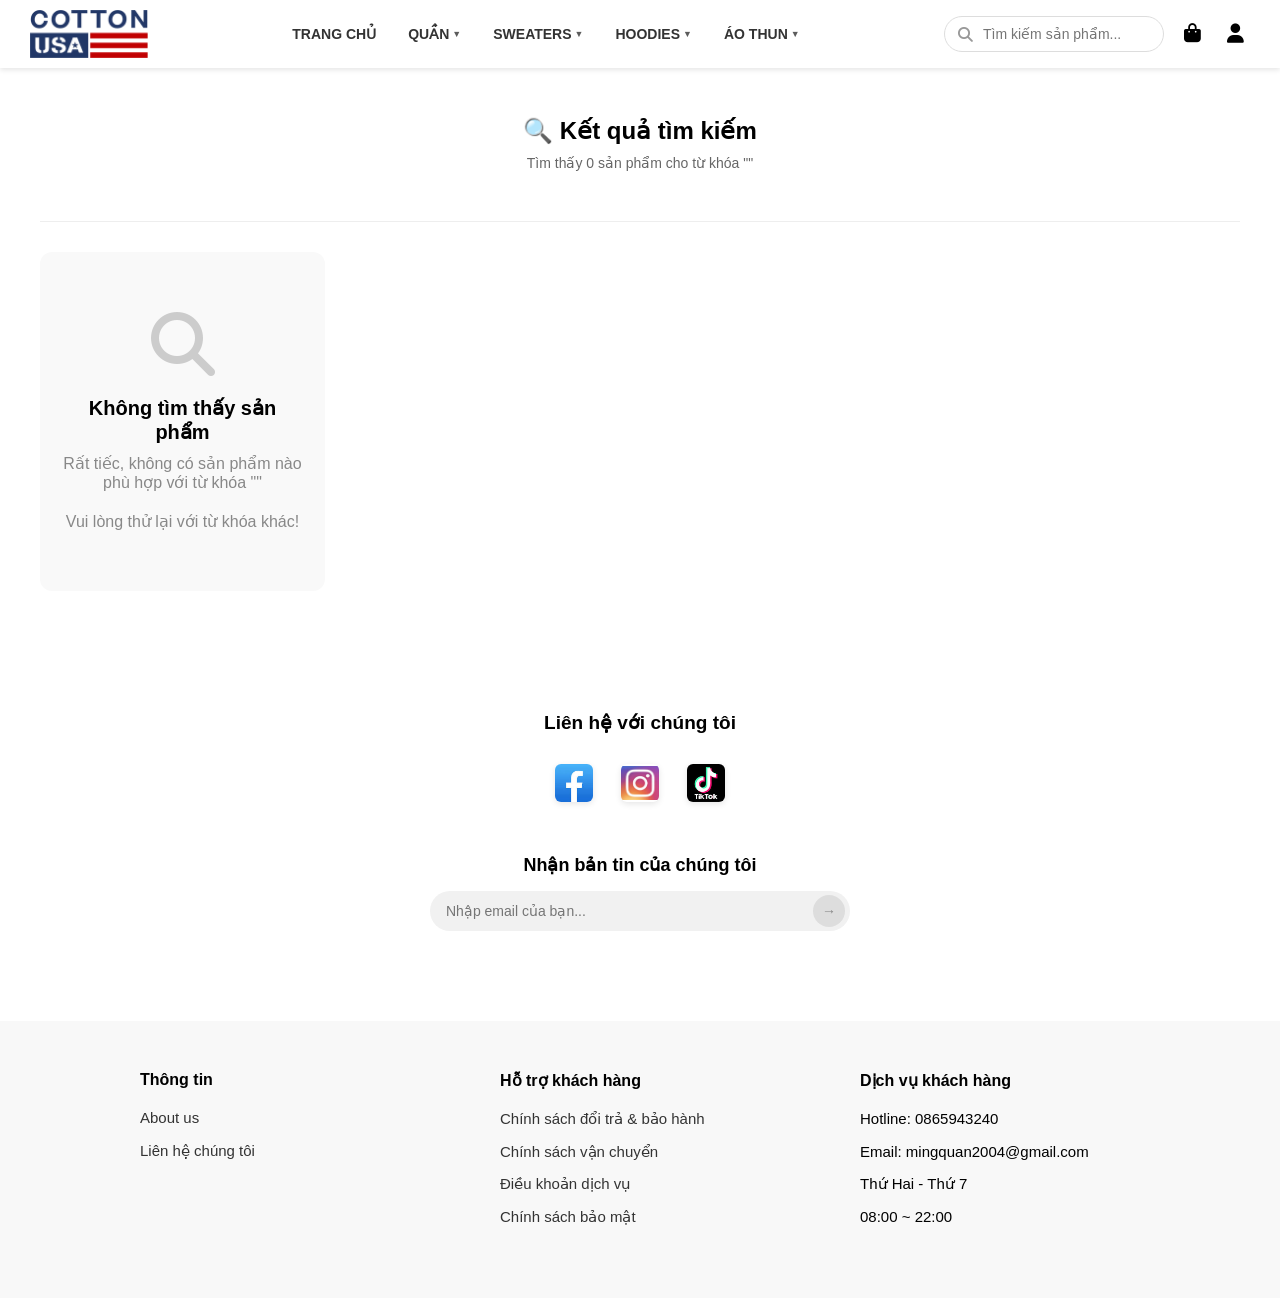
<file: search-results.html>
<!DOCTYPE html>
<html lang="vi">
<head>
    <meta charset="UTF-8">
    <meta name="viewport" content="width=device-width, initial-scale=1.0">
    <link rel="stylesheet" href="https://cdnjs.cloudflare.com/ajax/libs/font-awesome/6.5.2/css/all.min.css">
    <link rel="stylesheet" href="style.css">
    <title>Kết quả tìm kiếm - Cotton USA</title>
</head>
<body>
    <header>
        <div class="logo">
            <img src="images/logo.avif" alt="Cotton USA">
        </div>
        <ul class="MENU">
            <li><a href="index.html">TRANG CHỦ</a></li>
            <li class="has-submenu">
                <a href="quan.html">QUẦN <span class="arrow">▼</span></a>
                <ul class="sub-menu">
                    <li><a href="quan.html?type=ong-suong">Quần Ống Suông</a></li>
                    <li><a href="quan.html?type=jogger">Quần Jogger</a></li>
                </ul>
            </li>
            <li class="has-submenu">
                <a href="sweater.html">SWEATERS <span class="arrow">▼</span></a>
                <ul class="sub-menu">
                    <li><a href="sweater.html?id=US001">University Sweater</a></li>
                    <li><a href="sweater.html?id=CS001">Car Sweater</a></li>
                    <li><a href="sweater.html?id=FS001">Floral Sweater</a></li>
                </ul>
            </li>
            <li class="has-submenu">
                <a href="hoodies.html">HOODIES <span class="arrow">▼</span></a>
                <ul class="sub-menu">
                    <li><a href="hoodies.html?id=BH001">Basic Hoodie</a></li>
                    <li><a href="hoodies.html?id=PH001">Porsche Hoodie</a></li>
                    <li><a href="hoodies.html?id=USAH001">USA Hoodie</a></li>
                </ul>
            </li>
           <li class="has-submenu">
                <a href="aothun.html">ÁO THUN <span class="arrow">▼</span></a>
                <ul class="sub-menu">
                    <li><a href="aothun.html">Áo Thun ngắn tay <span class="arrow">▼</span></a>
                        <ul class="sub-menu">
                            <li><a href="aothun.html?id=W001">Áo Thun Watch</a></li>
                            <li><a href="aothun.html?id=POR001">Áo Thun Poscher</a></li>
                            <li><a href="aothun.html?id=USA001">Áo Thun USA</a></li>
                        </ul>
                    </li>
                    <li><a href="aothundaitay.html">Áo Thun dài tay <span class="arrow">▼</span></a>
                        <ul class="sub-menu"><li>
                            <a href="aothundaitay.html?id=RP001">Áo Thun Dài Tay Rapper</a></li>
                            <li><a href="aothundaitay.html?id=POR001">Áo Thun Dài Tay Poscher</a></li>
                            <li><a href="aothundaitay.html?id=USA001">Áo Thun Dài Tay USA</a></li>
                        </ul>
                    </li>
                </ul>
            </li>
        </ul>
        <div class="other">
            <div class="search-icon">
                <input type="text" id="searchInput" placeholder="Tìm kiếm sản phẩm...">
                <i class="fas fa-search"></i>
            </div>
            <div class="cart-wrapper">
                <button class="cart-icon-btn" id="cartBtn"><i class="fas fa-shopping-bag"></i><span class="cart-badge" id="cartBadge">0</span></button>
                <div class="cart-dropdown" id="cartDropdown">
                    <div class="cart-dropdown-header"><span>Giỏ hàng</span><span id="cartItemCount">0 sản phẩm</span></div>
                    <div class="cart-items-list" id="cartItemsList"><div class="cart-empty-msg"><i class="fas fa-shopping-bag"></i>Giỏ hàng trống</div></div>
                    <div class="cart-dropdown-footer" id="cartFooter" style="display:none">
                        <div class="cart-total-row"><span>Tổng cộng:</span><span class="cart-total-amount" id="cartTotal">0₫</span></div>
                        <button class="cart-checkout-btn" onclick="checkout()">Thanh toán ngay →</button>
                    </div>
                </div>
            </div>
            <div class="auth-wrapper">
                <button class="auth-icon-btn" id="authBtn"><i class="fas fa-user"></i></button>
                <div class="auth-dropdown" id="authDropdown">
                    <div id="authLoggedOut">
                        <div class="auth-tabs"><button class="auth-tab active" onclick="switchTab('login')">Đăng nhập</button><button class="auth-tab" onclick="switchTab('register')">Đăng ký</button></div>
                        <div class="auth-form-panel" id="panelLogin">
                            <div class="auth-error" id="loginError"></div>
                            <div class="auth-field"><label>Email</label><input type="email" id="loginEmail" placeholder="example@email.com"></div>
                            <div class="auth-field"><label>Mật khẩu</label><input type="password" id="loginPassword" placeholder="••••••••"></div>
                            <button class="auth-submit-btn" onclick="doLogin()">Đăng nhập</button>
                        </div>
                        <div class="auth-form-panel" id="panelRegister" style="display:none">
                            <div class="auth-error" id="registerError"></div>
                            <div class="auth-field"><label>Họ tên</label><input type="text" id="regName" placeholder="Nguyễn Văn A"></div>
                            <div class="auth-field"><label>Email</label><input type="email" id="regEmail" placeholder="example@email.com"></div>
                            <div class="auth-field"><label>Mật khẩu</label><input type="password" id="regPassword" placeholder="Tối thiểu 6 ký tự"></div>
                            <button class="auth-submit-btn" onclick="doRegister()">Tạo tài khoản</button>
                        </div>
                    </div>
                    <div id="authLoggedIn" style="display:none">
                        <div class="auth-avatar" id="authAvatar">A</div>
                        <div class="auth-username" id="authUsername"></div>
                        <div class="auth-useremail" id="authUserEmail"></div>
                        <button class="auth-logout-btn" onclick="doLogout()">Đăng xuất</button>
                    </div>
                </div>
            </div>
        </div>
    </header>
    <div class="dropdown-overlay" id="dropdownOverlay"></div>

    <section class="search-results-container">
        <div class="container">
            <div class="search-header">
                <h2>🔍 Kết quả tìm kiếm</h2>
                <p>Tìm thấy <span id="resultCount">0</span> sản phẩm cho từ khóa "<span id="searchKeyword" class="search-keyword"></span>"</p>
            </div>
            <div class="results-count" id="resultsCount"></div>
            <div class="muahang-list" id="searchResultsList">
                <!-- Kết quả sẽ hiển thị ở đây -->
            </div>
        </div>
    </section>

    <section class="contact">
        <h2>Liên hệ với chúng tôi</h2>
        <div class="social-group">
            <a href="https://web.facebook.com/03.august4/" target="_blank"><img src="images/Facebook.jpeg" alt="Facebook"></a>
            <a href="https://www.instagram.com/ming.quann" target="_blank"><img src="images/instagram.jpeg" alt="Instagram"></a>
            <a href="https://www.tiktok.com/@03_august4" target="_blank"><img src="images/tiktok.jpeg" alt="TikTok"></a>
        </div>
        <h3>Nhận bản tin của chúng tôi</h3>
        <form class="newsletter-form"><input type="email" class="newsletter-input" placeholder="Nhập email của bạn..."><button type="submit" class="submit-btn">→</button></form>
    </section>

    <div class="footer-top">
        <div class="footer-column"><h4>Thông tin</h4><ul><li><a href="#">About us</a></li><li><a href="#">Liên hệ chúng tôi</a></li></ul></div>
        <div class="footer-column"><h4>Hỗ trợ khách hàng</h4><ul><li><a href="#">Chính sách đổi trả & bảo hành</a></li><li><a href="#">Chính sách vận chuyển</a></li><li><a href="#">Điều khoản dịch vụ</a></li><li><a href="#">Chính sách bảo mật</a></li></ul></div>
        <div class="footer-column"><h4>Dịch vụ khách hàng</h4><ul><li>Hotline: 0865943240</li><li>Email: mingquan2004@gmail.com</li><li>Thứ Hai - Thứ 7</li><li>08:00 ~ 22:00</li></ul></div>
    </div>

    <script src="js/cart-auth.js"></script>
    <script>
        // ================= DATABASE SẢN PHẨM TOÀN TRANG =================
        const ALL_PRODUCTS = [
            // QUẦN
            { id: "QOS001", name: "Quần Ống Suông Nỉ Bông Cotton USA Basic", price: "391.000", img: "quan/quanongsuong.webp", link: "muahang.html?id=QOS001", category: "Quần" },
            { id: "QOJ001", name: "Quần Jogger Nỉ Bông Cotton USA Basic", price: "390.000", img: "quan/quanjoggerxamtieu.webp", link: "muahang.html?id=QOJ001", category: "Quần" },
            
            // SWEATER
            { id: "HUST001", name: "HUST University Sweater", price: "399.000", img: "sweater/HUSTsweaterden.webp", link: "muahang.html?id=HUST001", category: "Sweater" },
            { id: "NEU001", name: "NEU University Sweater", price: "399.000", img: "sweater/NEUsweaterden.webp", link: "muahang.html?id=NEU001", category: "Sweater" },
            { id: "RMIT001", name: "RMIT University Sweater", price: "399.000", img: "sweater/RMITsweaterden.webp", link: "muahang.html?id=RMIT001", category: "Sweater" },
            { id: "PORSCHE001", name: "Porsche 911 GT3RS Sweater", price: "399.000", img: "sweater/Porschesweaterden.webp", link: "muahang.html?id=PORSCHE001", category: "Sweater" },
            { id: "BMW001", name: "BMW M3 Competition Sweater", price: "399.000", img: "sweater/BMWsweaterden.webp", link: "muahang.html?id=BMW001", category: "Sweater" },
            { id: "MERCEDES001", name: "Mercedes Sweater", price: "399.000", img: "sweater/Mercedessweaterden.webp", link: "muahang.html?id=MERCEDES001", category: "Sweater" },
            { id: "FLORAL001", name: "Floral Cotton USA Sweater", price: "399.000", img: "sweater/FloralCottonUsaSweaterden.webp", link: "muahang.html?id=FLORAL001", category: "Sweater" },
            { id: "HOACUC001", name: "Hoa Cúc Daisy Sweater", price: "399.000", img: "sweater/hoacucsweaterden.webp", link: "muahang.html?id=HOACUC001", category: "Sweater" },
            
            // HOODIES
            { id: "BS001", name: "Basic Hoodie", price: "399.000", img: "hoodies/HoodieCottonUSABasicden.webp", link: "muahang.html?id=BS001", category: "Hoodies" },
            { id: "PNS001", name: "Porsche Night Speed Hoodie", price: "399.000", img: "hoodies/Porsch NIght Speed Hoodieden.webp", link: "muahang.html?id=PNS001", category: "Hoodies" },
            { id: "PST001", name: "Porsche Silver Turbo S Hoodie", price: "399.000", img: "hoodies/Porsche Silver Turbo S Hoodieden.webp", link: "muahang.html?id=PST001", category: "Hoodies" },
            { id: "Pos911", name: "Porsche 911 Hoodie", price: "399.000", img: "hoodies/Posche911Hoodieden.webp", link: "muahang.html?id=Pos911", category: "Hoodies" },
            { id: "USA001", name: "USA City Of Dream Hoodie", price: "399.000", img: "hoodies/USA City Of Dream Hoodieden.webp", link: "muahang.html?id=USA001", category: "Hoodies" },
            { id: "Texas001", name: "USA Texas 1945 Hoodie", price: "399.000", img: "hoodies/USA Texas 1945 Hoodiehong.webp", link: "muahang.html?id=Texas001", category: "Hoodies" },
            { id: "VUS001", name: "USA Vintage United State Hoodie", price: "399.000", img: "hoodies/USA Vintage United State Hoodieden.webp", link: "muahang.html?id=VUS001", category: "Hoodies" },
            
            // ÁO THUN NGẮN TAY
            { id: "WDX300", name: "Watch Doxa X300", price: "189.000", img: "aothun/Watch Doxa X300 den.webp", link: "muahang.html?id=WDX300", category: "Áo Thun" },
            { id: "WOT001", name: "Watch One Time", price: "189.000", img: "aothun/Watch One Time den.webp", link: "muahang.html?id=WOT001", category: "Áo Thun" },
            { id: "WTC001", name: "Watch That Completes", price: "189.000", img: "aothun/Watch That Completes den.webp", link: "muahang.html?id=WTC001", category: "Áo Thun" },
            { id: "PP911T", name: "Pink Porsche 911 Turbo", price: "189.000", img: "aothun/Pink Porsche 911 Turbo den.webp", link: "muahang.html?id=PP911T", category: "Áo Thun" },
            { id: "PVS001", name: "Porsche Vintage Style", price: "189.000", img: "aothun/Porsche Vintage Style den.webp", link: "muahang.html?id=PVS001", category: "Áo Thun" },
            { id: "PVB001", name: "Porsche Violet Berry", price: "189.000", img: "aothun/Porsche Violet Berry den.webp", link: "muahang.html?id=PVB001", category: "Áo Thun" },
            { id: "UCE001", name: "USA California Extraordinary", price: "189.000", img: "aothun/USA California Extraordinary den.webp", link: "muahang.html?id=UCE001", category: "Áo Thun" },
            { id: "ULA001", name: "USA Los Angeles", price: "189.000", img: "aothun/USA Los Ageles den.webp", link: "muahang.html?id=ULA001", category: "Áo Thun" },
            { id: "UMTE001", name: "USA More Than Enough", price: "189.000", img: "aothun/USA More Than Enough den.webp", link: "muahang.html?id=UMTE001", category: "Áo Thun" },
            
            // ÁO THUN DÀI TAY
            { id: "ER001", name: "Rapper Eminem Recovery", price: "189.000", img: "aothundaitay/Rapper Eminem Recovery den.webp", link: "muahang.html?id=ER001", category: "Áo Thun Dài Tay" },
            { id: "ICDSN001", name: "Rapper Ice Cube Dont Say Nothing", price: "189.000", img: "aothundaitay/Rapper Ice Cube Dont Say Nothing den.webp", link: "muahang.html?id=ICDSN001", category: "Áo Thun Dài Tay" },
            { id: "TSFT001", name: "Rapper Travis Scott Fein Typo", price: "189.000", img: "aothundaitay/Rapper Travis Scott Fein Typo den.webp", link: "muahang.html?id=TSFT001", category: "Áo Thun Dài Tay" },
            { id: "AB911", name: "Porsche All Black 911 GT3RS", price: "189.000", img: "aothundaitay/Porsche All Black 911 GT3RS den.webp", link: "muahang.html?id=AB911", category: "Áo Thun Dài Tay" },
            { id: "ESR001", name: "Porsche Eat Sleep Repeat", price: "189.000", img: "aothundaitay/Porsche Eat Sleep Repeat den.webp", link: "muahang.html?id=ESR001", category: "Áo Thun Dài Tay" },
            { id: "TSG001", name: "Porsche Turbo S GTSTREET", price: "189.000", img: "aothundaitay/Porsche Turbo S GTSTREET den.webp", link: "muahang.html?id=TSG001", category: "Áo Thun Dài Tay" },
            { id: "MTE001", name: "USA More Than Enough (Dài Tay)", price: "189.000", img: "aothundaitay/USA More Than Enough den.webp", link: "muahang.html?id=MTE001", category: "Áo Thun Dài Tay" },
            { id: "NYC001", name: "USA New York City", price: "189.000", img: "aothundaitay/USA New York City den.webp", link: "muahang.html?id=NYC001", category: "Áo Thun Dài Tay" },
            { id: "Texas002", name: "USA Texas 1945 (Dài Tay)", price: "189.000", img: "aothundaitay/USA Texas 1945 den.webp", link: "muahang.html?id=Texas002", category: "Áo Thun Dài Tay" }
        ];

        // Lấy từ khóa từ URL
        const urlParams = new URLSearchParams(window.location.search);
        const keyword = urlParams.get('q') || '';
        
        // Hiển thị từ khóa
        document.getElementById('searchKeyword').textContent = keyword;
        
        // Tìm kiếm sản phẩm
        let results = [];
        if (keyword.trim() !== '') {
            const lowerKeyword = keyword.toLowerCase();
            results = ALL_PRODUCTS.filter(product => 
                product.name.toLowerCase().includes(lowerKeyword) ||
                product.category.toLowerCase().includes(lowerKeyword)
            );
        }
        
        // Cập nhật số lượng kết quả
        document.getElementById('resultCount').textContent = results.length;
        
        // Hiển thị kết quả
        const resultsList = document.getElementById('searchResultsList');
        
        if (results.length === 0) {
            resultsList.innerHTML = `
                <div class="no-results">
                    <i class="fas fa-search"></i>
                    <h3>Không tìm thấy sản phẩm</h3>
                    <p>Rất tiếc, không có sản phẩm nào phù hợp với từ khóa "${keyword}"</p>
                    <p style="margin-top: 20px;">Vui lòng thử lại với từ khóa khác!</p>
                </div>
            `;
        } else {
            let html = '';
            results.forEach(product => {
                html += `
                    <a href="${product.link}" class="product-item">
                        <div class="muahang">
                            <img src="${product.img}" alt="${product.name}">
                            <h3>${product.name}</h3>
                            <p>${product.price}đ</p>
                            <span style="font-size: 12px; color: #888;">${product.category}</span>
                        </div>
                    </a>
                `;
            });
            resultsList.innerHTML = html;
        }
        
        // ================= HEADER DROPDOWN =================
        (function initHeaderDropdowns() {
            const cartBtn = document.getElementById('cartBtn');
            const cartDropdown = document.getElementById('cartDropdown');
            const authBtn = document.getElementById('authBtn');
            const authDropdown = document.getElementById('authDropdown');
            const overlay = document.getElementById('dropdownOverlay');

            if (!cartBtn || !cartDropdown || !authBtn || !authDropdown || !overlay) return;

            function closeAll() {
                cartDropdown.classList.remove('open');
                authDropdown.classList.remove('open');
                overlay.classList.remove('active');
            }

            cartBtn.addEventListener('click', function (e) {
                e.stopPropagation();
                const isOpen = cartDropdown.classList.contains('open');
                closeAll();
                if (!isOpen) {
                    cartDropdown.classList.add('open');
                    overlay.classList.add('active');
                }
            });

            authBtn.addEventListener('click', function (e) {
                e.stopPropagation();
                const isOpen = authDropdown.classList.contains('open');
                closeAll();
                if (!isOpen) {
                    authDropdown.classList.add('open');
                    overlay.classList.add('active');
                }
            });

            cartDropdown.addEventListener('click', function (e) { e.stopPropagation(); });
            authDropdown.addEventListener('click', function (e) { e.stopPropagation(); });

            overlay.addEventListener('click', function () { closeAll(); });
            document.addEventListener('click', function () { closeAll(); });
        })();

        // ================= TÌM KIẾM TRÊN HEADER (CHUYỂN HƯỚNG) =================
        const searchInput = document.getElementById('searchInput');
        if (searchInput) {
            searchInput.addEventListener('keypress', function(e) {
                if (e.key === 'Enter') {
                    const searchKeyword = this.value.trim();
                    if (searchKeyword !== '') {
                        window.location.href = 'search-results.html?q=' + encodeURIComponent(searchKeyword);
                    }
                }
            });
        }
    </script>
</body>
</html>
</file>
<file: style.css>
* {
    margin: 0;
    padding: 0;
    box-sizing: border-box;
    font-family: Arial, Helvetica, sans-serif;
}
a,
a:hover,
a:focus,
a:active {
    text-decoration: none;
}
/* Lui anh xuong duoi */
body {
    padding-top: 67px;
}
header {
    display: flex;
    justify-content: space-between;
    align-items: center;
    padding: 10px 30px;           
    background-color: #fff;
    box-shadow: 0 2px 5px rgba(0,0,0,0.1);
    position: fixed;
    top: 0;
    left: 0;
    width: 100%;
    z-index: 1000;
    background: rgba(255, 255, 255, 0.70);
}
header:hover {
    background: rgba(255, 255, 255, 0.90);
}

/* Logo */
.logo {
    flex: 0 0 auto;
    width: 118px;                 
}
.logo img {
    width: 100%;
    height: auto;
    display: block;
}
.MENU {
    display: flex;
    list-style: none;
    gap: 20px;                   
    flex: 1;
    justify-content: center;
    margin: 0 30px;
}

.MENU li {
    position: relative;
    white-space: nowrap;
}

.MENU li a {
    text-decoration: none;
    color: #333;
    font-size: 14px;             
    font-weight: 600;
    padding: 10px 6px;            
    transition: color 0.3s ease;
    display: flex;
    align-items: center;
    gap: 3px;
}

.MENU li a:hover {
    color: #e30613;
}

.arrow {
    font-size: 9px;
    opacity: 0.8;
    transition: transform 0.3s ease;
}

.MENU li:hover > a > .arrow {
    transform: rotate(180deg);
}

/* ===== SUB-MENU CẤP 1: xuất hiện bên dưới nav item ===== */
.MENU > li > .sub-menu {
    position: absolute;
    top: 100%;
    left: 50%;
    transform: translateX(-50%) translateY(8px);
    width: 210px;
    background-color: #fff;
    border: 1px solid #eee;
    box-shadow: 0 8px 20px rgba(0, 0, 0, 0.12);
    padding: 10px 0;
    visibility: hidden;
    opacity: 0;
    transition: all 0.25s ease;
    z-index: 100;
    border-radius: 4px;
    list-style: none;
}

.MENU > li:hover > .sub-menu {
    visibility: visible;
    opacity: 1;
    transform: translateX(-50%) translateY(0);
}

/* ===== SUB-MENU CẤP 2: xuất hiện sang phải ===== */
.MENU .sub-menu li {
    position: relative;
}

.MENU .sub-menu li > .sub-menu {
    position: absolute;
    top: 0;
    left: 100%;
    transform: translateX(6px);
    width: 210px;
    background-color: #fff;
    border: 1px solid #eee;
    box-shadow: 0 8px 20px rgba(0, 0, 0, 0.12);
    padding: 10px 0;
    visibility: hidden;
    opacity: 0;
    transition: all 0.25s ease;
    z-index: 101;
    border-radius: 4px;
    list-style: none;
}

.MENU .sub-menu li:hover > .sub-menu {
    visibility: visible;
    opacity: 1;
    transform: translateX(0);
}

/* Mũi tên cấp 2 quay sang phải thay vì xuống */
.MENU .sub-menu li:hover > a > .arrow {
    transform: rotate(-90deg);
}

/* ===== STYLE CHUNG CHO LINK TRONG SUB-MENU ===== */
.sub-menu li a {
    font-weight: normal;
    font-size: 14px;
    padding: 9px 20px;
    display: flex;
    align-items: center;
    justify-content: space-between;
    color: #444;
}

.sub-menu li a:hover {
    color: #e30613;
    background-color: #f9f9f9;
}

/* Làm nổi item đang mở sub-sub-menu */
.MENU .sub-menu li:hover > a {
    color: #e30613;
    background-color: #f9f9f9;
}

/* ==================== PHẦN BÊN PHẢI ==================== */
.other {
    display: flex;
    align-items: center;
    gap: 14px;                    
    flex: 0 0 auto;
}
.search-icon {
    position: relative;
    width: 220px;                 
}

.search-icon input {
    width: 100%;
    padding: 9px 15px 9px 38px;
    border: 1px solid #ddd;
    border-radius: 25px;
    font-size: 14px;
    outline: none;
}

.search-icon i {
    position: absolute;
    left: 14px;
    top: 50%;
    transform: translateY(-50%);
    color: #999;
    font-size: 15px;
}

.dropdown-overlay {
    display: none;
    position: fixed;
    inset: 0;
    z-index: 999;
}
.dropdown-overlay.active { display: block; }

/* -----------------------------------------------------------Shared animation------------------------------------------------ */
@keyframes cuDropIn {
    from { opacity: 0; transform: translateY(-10px) scale(.97); }
    to   { opacity: 1; transform: translateY(0)     scale(1);   }
}

/* ========================================================GIỎ HÀNG====================================================== */
.cart-wrapper {
    position: relative;
    display: inline-flex;
    align-items: center;
}

.cart-icon-btn {
    position: relative;
    background: none;
    border: none;
    cursor: pointer;
    color: inherit;
    font-size: 1.2rem;
    padding: 4px 6px;
    display: inline-flex;
    align-items: center;
}

/* Badge */
.cart-badge {
    position: absolute;
    top: -7px;
    right: -7px;
    background: #e63946;
    color: #fff;
    border-radius: 50%;
    min-width: 18px;
    height: 18px;
    font-size: 10px;
    font-weight: 700;
    display: none;          /* JS sẽ đổi thành flex khi có hàng */
    align-items: center;
    justify-content: center;
    padding: 0 3px;
    line-height: 1;
    box-shadow: 0 2px 6px rgba(230,57,70,.45);
    pointer-events: none;
    transition: transform .2s cubic-bezier(.34,1.56,.64,1);
}
.cart-badge.bump { transform: scale(1.5); }

/* Dropdown container */
.cart-dropdown {
    display: none;
    position: absolute;
    top: calc(100% + 14px);
    right: 0;
    width: 340px;
    background: #fff;
    border-radius: 14px;
    box-shadow: 0 14px 40px rgba(0,0,0,.15), 0 2px 8px rgba(0,0,0,.07);
    z-index: 9999;
    overflow: hidden;
    animation: cuDropIn .22s ease;
}
.cart-dropdown.open { display: block; }

/* Header */
.cart-dropdown-header {
    display: flex;
    justify-content: space-between;
    align-items: center;
    padding: 15px 18px 13px;
    border-bottom: 1px solid #f2f2f2;
    font-weight: 700;
    font-size: 14px;
    color: #111;
}
.cart-dropdown-header span:last-child {
    font-size: 12px;
    font-weight: 400;
    color: #aaa;
}

/* List */
.cart-items-list {
    max-height: 280px;
    overflow-y: auto;
    scrollbar-width: thin;
    scrollbar-color: #ddd transparent;
}
.cart-items-list::-webkit-scrollbar { width: 4px; }
.cart-items-list::-webkit-scrollbar-thumb { background: #ddd; border-radius: 4px; }

/* Empty */
.cart-empty-msg {
    text-align: center;
    padding: 32px 20px;
    color: #bbb;
    font-size: 13px;
    line-height: 1.7;
}
.cart-empty-msg i { display: block; font-size: 28px; margin-bottom: 10px; opacity: .45; }

/* Item row */
.cart-item-row {
    display: flex;
    align-items: center;
    gap: 12px;
    padding: 10px 18px;
    border-bottom: 1px solid #f8f8f8;
    transition: background .15s;
}
.cart-item-row:last-child { border-bottom: none; }
.cart-item-row:hover { background: #fafafa; }

.cart-item-img {
    width: 52px;
    height: 52px;
    object-fit: cover;
    border-radius: 8px;
    flex-shrink: 0;
    background: #eee;
}
.cart-item-img-placeholder {
    width: 52px;
    height: 52px;
    border-radius: 8px;
    background: #f0f0f0;
    display: flex;
    align-items: center;
    justify-content: center;
    color: #ccc;
    font-size: 20px;
    flex-shrink: 0;
}

.cart-item-info { flex: 1; min-width: 0; }
.cart-item-name {
    font-size: 13px;
    font-weight: 600;
    color: #111;
    white-space: nowrap;
    overflow: hidden;
    text-overflow: ellipsis;
}
.cart-item-meta { font-size: 11px; color: #999; margin-top: 3px; }

.cart-item-price {
    font-size: 13px;
    font-weight: 700;
    color: #e63946;
    white-space: nowrap;
    flex-shrink: 0;
}

.cart-item-remove {
    background: none;
    border: none;
    cursor: pointer;
    color: #d0d0d0;
    font-size: 13px;
    padding: 4px 5px;
    border-radius: 5px;
    flex-shrink: 0;
    transition: color .2s, background .2s;
}
.cart-item-remove:hover { color: #e63946; background: #fff0f1; }

/* Footer */
.cart-dropdown-footer {
    padding: 14px 18px 16px;
    border-top: 1px solid #f2f2f2;
    background: #fafafa;
}
.cart-total-row {
    display: flex;
    justify-content: space-between;
    align-items: center;
    margin-bottom: 12px;
    font-size: 13px;
    color: #555;
}
.cart-total-amount { font-weight: 700; font-size: 16px; color: #e63946; }

.cart-checkout-btn {
    width: 100%;
    background: #111;
    color: #fff;
    border: none;
    border-radius: 9px;
    padding: 13px;
    font-size: 13px;
    font-weight: 700;
    cursor: pointer;
    letter-spacing: .5px;
    transition: background .2s, transform .15s;
}
.cart-checkout-btn:hover { background: #e63946; transform: translateY(-1px); }
.cart-checkout-btn:active { transform: translateY(0); }

/* ================================================================TÀI KHOẢN================================================================ */
.auth-wrapper {
    position: relative;
    display: inline-flex;
    align-items: center;
}

.auth-icon-btn {
    background: none;
    border: none;
    cursor: pointer;
    color: inherit;
    font-size: 1.2rem;
    padding: 4px 6px;
    display: inline-flex;
    align-items: center;
}

/* Dropdown container */
.auth-dropdown {
    display: none;
    position: absolute;
    top: calc(100% + 14px);
    right: 0;
    width: 300px;
    background: #fff;
    border-radius: 14px;
    box-shadow: 0 14px 40px rgba(0,0,0,.15), 0 2px 8px rgba(0,0,0,.07);
    z-index: 9999;
    overflow: hidden;
    animation: cuDropIn .22s ease;
}
.auth-dropdown.open { display: block; }

/* Tabs */
.auth-tabs { display: flex; border-bottom: 1px solid #f2f2f2; }

.auth-tab {
    flex: 1;
    padding: 14px 10px;
    background: none;
    border: none;
    border-bottom: 2.5px solid transparent;
    cursor: pointer;
    font-size: 13px;
    font-weight: 600;
    color: #bbb;
    letter-spacing: .3px;
    transition: color .2s, border-color .2s;
}
.auth-tab.active { color: #111; border-bottom-color: #111; }
.auth-tab:hover:not(.active) { color: #555; }

/* Form panel */
.auth-form-panel { padding: 18px 20px 22px; }

.auth-field { margin-bottom: 13px; }

.auth-field label {
    display: block;
    font-size: 11px;
    font-weight: 700;
    color: #888;
    text-transform: uppercase;
    letter-spacing: .6px;
    margin-bottom: 5px;
}

.auth-field input {
    width: 100%;
    padding: 10px 13px;
    border: 1.5px solid #ebebeb;
    border-radius: 9px;
    font-size: 14px;
    color: #111;
    outline: none;
    background: #fafafa;
    box-sizing: border-box;
    transition: border-color .2s, box-shadow .2s, background .2s;
}
.auth-field input:focus {
    border-color: #111;
    background: #fff;
    box-shadow: 0 0 0 3px rgba(0,0,0,.06);
}
.auth-field input::placeholder { color: #ccc; }

/* Error */
.auth-error {
    font-size: 12px;
    color: #e63946;
    background: #fff5f5;
    border: 1px solid #ffd6d8;
    border-radius: 7px;
    padding: 8px 12px;
    margin-bottom: 12px;
    display: none;
}

/* Submit */
.auth-submit-btn {
    width: 100%;
    background: #111;
    color: #fff;
    border: none;
    border-radius: 9px;
    padding: 12px;
    font-size: 13px;
    font-weight: 700;
    cursor: pointer;
    letter-spacing: .5px;
    margin-top: 4px;
    transition: background .2s, transform .15s;
}
.auth-submit-btn:hover { background: #e63946; transform: translateY(-1px); }
.auth-submit-btn:active { transform: translateY(0); }

/* Logged-in */
.auth-logged-in {
    padding: 24px 20px 22px;
    text-align: center;
    display: flex;
    flex-direction: column;
    align-items: center;
}

.auth-avatar {
    width: 56px;
    height: 56px;
    border-radius: 50%;
    background: #111;
    color: #fff;
    font-size: 22px;
    font-weight: 700;
    display: flex;
    align-items: center;
    justify-content: center;
    margin: 0 auto 12px;
    box-shadow: 0 4px 12px rgba(0,0,0,.18);
    flex-shrink: 0;
}
.auth-username {
    font-weight: 700;
    font-size: 15px;
    color: #111;
    margin-bottom: 4px;
    width: 100%;
    text-align: center;
}
.auth-useremail {
    font-size: 12px;
    color: #aaa;
    margin-bottom: 18px;
    word-break: break-all;
    width: 100%;
    text-align: center;
}

.auth-logout-btn {
    background: none;
    border: 1.5px solid #e8e8e8;
    border-radius: 9px;
    padding: 10px 0;
    font-size: 13px;
    font-weight: 600;
    color: #666;
    cursor: pointer;
    width: 100%;
    transition: border-color .2s, color .2s, background .2s;
}
.auth-logout-btn:hover { border-color: #e63946; color: #e63946; background: #fff5f5; }
.other a {
    color: #333;
    font-size: 20px;
    transition: color 0.3s ease;
}

.other a:hover {
    color: #e30613;
}
/* chinh sua anh nen to */
.aspect-ratio-169 {
  display: block;
  position: relative;
  padding-top: 56.25%;
  transition: 0.5s;
}

.aspect-ratio-169 img {
  display: block;
  position: absolute;
  width: 100%;
  height: 75%;
  top: 0;
  left: 0;
  object-fit: cover;
}
/*--------------------------Badge sp mới hiển thị trên sp------------------------------------------*/
.product-image-wrapper {
    position: relative;
    overflow: hidden;
}

.save-badge {
    position: absolute;
    top: 12px;
    left: 12px;
    background: #e30613;
    color: #fff;
    font-size: 12px;
    font-weight: 700;
    padding: 4px 12px;
    border-radius: 4px;
    z-index: 10;
    box-shadow: 0 2px 6px rgba(0,0,0,0.15);
    white-space: nowrap;
}

/* dạng badge bo góc trái kiểu khác */
.save-badge.style-2 {
    top: 0;
    left: 0;
    border-radius: 0 0 8px 0;
    padding: 5px 12px;
}
.save-badge {
    animation: pulse 1.5s ease infinite;
}
.moinhat .muahang p { 
    color: #e30613; font-weight: bold; 
}


/* ================================================= PHẦN LIÊN HỆ ===================================================== */
.contact {
    text-align: center;
    padding: 70px 0 90px 0;
    background-color: #fff;
}

.contact h2 {
    font-size: 19px;
    font-weight: bold;
    margin-bottom: 30px;
    color: #000;
}

.social-group {
    display: flex;
    justify-content: center;
    gap: 28px;
    margin-bottom: 48px;
    position: relative;
    z-index: 1;
}
.social-group a {
    display: inline-block;
    cursor: pointer;
}
.social-group img {
    height: 38px !important;
    width: auto !important;
    max-width: 38px !important;
    min-width: 0 !important;
    min-height: 0 !important;
    object-fit: contain !important;
    flex-shrink: 1 !important;
    border-radius: 6px;
    box-shadow: 0 2px 6px rgba(0,0,0,0.1);
}
.contact h3 {
    font-size: 18px;
    font-weight: bold;
    margin-bottom: 15px;
    color: #000;
}
/* Newsletter */
h3 {
    font-size: 18px;
    font-weight: bold;
    margin-bottom: 16px;
    color: #000;
}

.newsletter-form {
    position: relative;
    max-width: 420px;
    margin: 0 auto;
}

.newsletter-input {
    width: 100%;
    padding: 12px 38px 12px 16px;
    border: none;
    border-radius: 30px;
    background: #f1f1f1;
    font-size: 14px;
    outline: none;
}

.submit-btn {
    position: absolute;
    cursor: pointer;
    right: 5px;          
    top: 50%;
    transform: translateY(-50%);
    width: 32px;
    height: 32px;
    border-radius: 50%;
    background: #ddd;
    color: #888;
    border: none;
    font-size: 14px;
}
/* ==================== PHẦN FOOTER ==================== */
.footer-top {
    display: flex;
    justify-content: center;        
    gap: 80px;                      
    padding: 50px 40px 60px 40px;
    background-color: #f8f8f8;
    flex-wrap: wrap;
}

.footer-column {
    flex: 1;
    max-width: 280px;               
    text-align: left;
}

.footer-column h4 {
    font-size: 16px;
    font-weight: bold;
    margin-bottom: 18px;
    color: #000;
}

.footer-column ul {
    list-style: none;
    padding: 0;
    margin: 0;
}

.footer-column li {
    margin-bottom: 10px;
    font-size: 15px;
    line-height: 1.5;
}

.footer-column a {
    color: #333;
    text-decoration: none;
}

.footer-column a:hover {
    text-decoration: underline;
}
/* ==================== quan ==================== */
.quan {
    padding: 50px 0;
}

.container {
    width: 1200px;
    margin: 0 auto;
}

.muahang-list {
    display: grid;
    grid-template-columns: repeat(4, 1fr);
    gap: 20px;
    margin-top: 30px;
}

.muahang {
    text-align: center;
    transition: 0.3s;
    cursor: pointer;
}

.muahang a {
    text-decoration: none;
}

.muahang img {
    width: 100%;
}
.muahang img {
    width: 100%;
}

.muahang:hover {
    transform: scale(1.05);
}
.quan .muahang p {
    font-size: 15px;
    color: #e30613;
    font-weight: bold;
    margin-top: 5px;
}
.quan .muahang h3 {
    margin-top: 10px;
    font-size: 16px;
    color: #333;
    font-weight: normal;
}



/*----------------------------------------------sweater--------------------------------------------------- */
.sweater {
    padding: 50px 0;
}

.sweater .container {
    width: 1200px;
    margin: 0 auto;
}

.sweater h2 {
    text-align: center;
    margin-bottom: 20px;
    font-size: 18px;
    font-weight: bold;
    color: #000;
}

.sweater .muahang-list {
    display: grid;
    grid-template-columns: repeat(4, 1fr);
    gap: 20px;
    margin-top: 30px;
}

.sweater .muahang {
    text-align: center;
    transition: 0.3s;
    cursor: pointer;
}

.sweater .muahang a {
    text-decoration: none;
    color: inherit;
}

.sweater .muahang img {
    width: 100%;
    height: auto;
    display: block;
}

/* Ẩn tất cả ảnh trong muahang, chỉ hiển thị ảnh đầu tiên */
.sweater .muahang img:not(:first-child) {
    display: none;
}

.sweater .muahang:hover {
    transform: scale(1.05);
}

.sweater .muahang h3 {
    margin-top: 10px;
    font-size: 16px;
    color: #333;
    font-weight: normal;
}

.sweater .muahang p {
    font-size: 15px;
    color: #e30613;
    font-weight: bold;
    margin-top: 5px;
}

/* Product item styles */
.sweater .product-item {
    text-decoration: none;
    color: inherit;
}

.sweater .product-item.hidden {
    display: none !important;
}
/*----------------------------------------------hoodie--------------------------------------------------- */
.hoodies {
    padding: 50px 0;
}

.hoodies .container {
    width: 1200px;
    margin: 0 auto;
}

.hoodies h2 {
    text-align: center;
    margin-bottom: 20px;
    font-size: 18px;
    font-weight: bold;
    color: #000;
}

.hoodies .muahang-list {
    display: grid;
    grid-template-columns: repeat(4, 1fr);
    gap: 20px;
    margin-top: 30px;
}

.hoodies .muahang {
    text-align: center;
    transition: 0.3s;
    cursor: pointer;
}

.hoodies .muahang a {
    text-decoration: none;
    color: inherit;
}

.hoodies .muahang img {
    width: 100%;
    height: auto;
    display: block;
}

/* Ẩn tất cả ảnh trong muahang, chỉ hiển thị ảnh đầu tiên */
.hoodies .muahang img:not(:first-child) {
    display: none;
}

.hoodies .muahang:hover {
    transform: scale(1.05);
}

.hoodies .muahang h3 {
    margin-top: 10px;
    font-size: 16px;
    color: #333;
    font-weight: normal;
}

.hoodies .muahang p {
    font-size: 15px;
    color: #e30613;
    font-weight: bold;
    margin-top: 5px;
}

/* Product item styles */
.hoodies .product-item {
    text-decoration: none;
    color: inherit;
}

.hoodies .product-item.hidden {
    display: none !important;
}
/*-------------------------------------ao thun dai tay-------------------------------------------------- */
.aothundaitay {
    padding: 50px 0;
}

.aothundaitay .container {
    width: 1200px;
    margin: 0 auto;
}

.aothundaitay h2 {
    text-align: center;
    margin-bottom: 20px;
    font-size: 18px;
    font-weight: bold;
    color: #000;
}

.aothundaitay .muahang-list {
    display: grid;
    grid-template-columns: repeat(4, 1fr);
    gap: 20px;
    margin-top: 30px;
}

.aothundaitay .muahang {
    text-align: center;
    transition: 0.3s;
    cursor: pointer;
}

.aothundaitay .muahang a {
    text-decoration: none;
    color: inherit;
}

.aothundaitay .muahang img {
    width: 100%;
    height: auto;
    display: block;
}

/* Ẩn tất cả ảnh trong muahang, chỉ hiển thị ảnh đầu tiên */
.aothundaitay .muahang img:not(:first-child) {
    display: none;
}

.aothundaitay .muahang:hover {
    transform: scale(1.05);
}

.aothundaitay .muahang h3 {
    margin-top: 10px;
    font-size: 16px;
    color: #333;
    font-weight: normal;
}

.aothundaitay .muahang p {
    font-size: 15px;
    color: #e30613;
    font-weight: bold;
    margin-top: 5px;
}

/* Product item styles */
.aothundaitay .product-item {
    text-decoration: none;
    color: inherit;
}

.aothundaitay .product-item.hidden {
    display: none !important;
}
/*-------------------------------------ao thun-------------------------------------------------- */
.aothun {
    padding: 50px 0;
}

.aothun .container {
    width: 1200px;
    margin: 0 auto;
}

.aothun h2 {
    text-align: center;
    margin-bottom: 20px;
    font-size: 18px;
    font-weight: bold;
    color: #000;
}

.aothun .muahang-list {
    display: grid;
    grid-template-columns: repeat(4, 1fr);
    gap: 20px;
    margin-top: 30px;
}

.aothun .muahang {
    text-align: center;
    transition: 0.3s;
    cursor: pointer;
}

.aothun .muahang a {
    text-decoration: none;
    color: inherit;
}

.aothun .muahang img {
    width: 100%;
    height: auto;
    display: block;
}

/* Ẩn tất cả ảnh trong muahang, chỉ hiển thị ảnh đầu tiên */
.aothun .muahang img:not(:first-child) {
    display: none;
}

.aothun .muahang:hover {
    transform: scale(1.05);
}

.aothun .muahang h3 {
    margin-top: 10px;
    font-size: 16px;
    color: #333;
    font-weight: normal;
}

.aothun .muahang p {
    font-size: 15px;
    color: #e30613;
    font-weight: bold;
    margin-top: 5px;
}

/* Product item styles */
.aothun .product-item {
    text-decoration: none;
    color: inherit;
}

.aothun .product-item.hidden {
    display: none !important;
}
/* ==================== Mua hang ==================== */
.muahang {
    padding: 40px 0;
    font-family: Arial, Helvetica, sans-serif;
}
.container {
    width: 1200px;
    margin: 0 auto;
}
/* Breadcrumb */
.muahang-top {
    margin-bottom: 25px;
    font-size: 13px;
    color: #777;
    display: flex;
    align-items: center;
    flex-wrap: wrap;
}
.muahang-top p {
    margin: 0;
    color: #777;
}
.muahang-top p:last-child {
    color: #333;
    font-weight: 500;
}
.muahang-top span {
    margin: 0 8px;
    color: #aaa;
}
/* Layout chính */
.row {
    display: flex;
    flex-wrap: wrap;
}
/* LEFT – Hình ảnh */
.muahang-content-left {
    width: 50%;
    padding-right: 15px;
}
.muahang-content-left-big-img img {
    width: 100%;
    border-radius: 8px;
    display: block;
}
/* Ẩn ảnh nhỏ (nếu có) */
.muahang-content-left-small-img {
    display: none;
}
/* RIGHT – Thông tin */
.muahang-content-right {
    width: 50%;
    padding-left: 60px;
}
/* Tên sản phẩm */
.muahang-content-right-name h1 {
    font-size: 22px;
    font-weight: 700;
    color: #111;
    margin-bottom: 4px;
    line-height: 1.4;
}
.ma-san-pham {
    font-size: 13px;
    color: #999;
    margin-bottom: 20px;
}
/* Giá */
.muahang-content-right-muahang-price p {
    font-size: 28px;
    font-weight: 700;
    color: #111;
    margin-bottom: 25px;
}
.muahang-content-right-muahang-price sup {
    font-size: 18px;
    font-weight: 400;
    color: #555;
    margin-left: 2px;
}
/* ==================== MÀU SẮC (SWATCH ẢNH) ==================== */
.muahang-content-right-muahang-color {
    margin-bottom: 20px;
    font-size: 14px;
    display: flex;
    flex-direction: column;
    gap: 6px;
}
.muahang-content-right-muahang-color p {
    margin: 0;
}
.required {
    color: #e76f51;
    font-weight: 500;
    margin-left: 2px;
}
.color-swatches {
    display: flex;
    flex-wrap: wrap;
    gap: 10px;
}
.swatch-item {
    width: 64px;
    height: 64px;
    border: 2px solid #ddd;
    border-radius: 6px;
    overflow: hidden;
    cursor: pointer;
    transition: all 0.2s ease;
    background: #fff;
    display: flex;
    align-items: center;
    justify-content: center;
    position: relative; /* để dùng tooltip */
}
.swatch-item img {
    width: 100%;
    height: 100%;
    object-fit: cover;
    display: block;
}
.swatch-item:hover {
    border-color: #999;
    transform: scale(1.05);
}
/* Swatch đang được chọn */
.swatch-item.active {
    border-color: #e76f51;
    box-shadow: 0 0 6px rgba(231, 111, 81, 0.4);
}
/* Tooltip hiển thị tên màu khi hover */
.swatch-item::after {
    content: attr(data-color);
    position: absolute;
    bottom: -28px;
    left: 50%;
    transform: translateX(-50%);
    background: #333;
    color: #fff;
    padding: 3px 10px;
    border-radius: 4px;
    font-size: 12px;
    white-space: nowrap;
    opacity: 0;
    transition: opacity 0.2s ease;
    pointer-events: none;
    z-index: 5;
}
.swatch-item:hover::after {
    opacity: 1;
}
#selectedColorName {
    font-weight: 600;
    color: #111;
}
/* ==================== SIZE ==================== */
.muahang-content-right-muahang-size {
    margin-bottom: 20px;
    font-size: 14px;
}
.muahang-content-right-muahang-size p {
    margin-bottom: 8px;
}
.Size span {
    display: inline-block;
    border: 1px solid #ccc;
    padding: 9px 16px;
    margin-right: 8px;
    margin-bottom: 8px;
    cursor: pointer;
    border-radius: 4px;
    font-size: 14px;
    font-weight: 500;
    transition: all 0.2s;
    background: #fff;
    color: #333;
}
.Size span:hover {
    border-color: #333;
    background: #f5f5f5;
}
.Size span.active {
    background: #111;
    color: #fff;
    border-color: #111;
}
/* Số lượng */
.quantily {
    margin-bottom: 10px;
    display: flex;
    align-items: center;
    gap: 12px;
    font-size: 14px;
}
.quantily p {
    margin: 0;
}
.quantily input {
    width: 65px;
    padding: 8px 5px;
    text-align: center;
    border: 1px solid #ddd;
    border-radius: 4px;
    font-size: 14px;
    outline: none;
}
.size-warning {
    color: #e76f51;
    font-size: 13px;
    margin-top: 10px;
    margin-bottom: 20px;
}
/* Nút */
.muahang-content-right-muahang-button {
    display: flex;
    gap: 12px;
    margin-top: 10px;
}
.muahang-content-right-muahang-button button {
    flex: 1;
    padding: 14px 0;
    font-size: 15px;
    font-weight: 700;
    text-transform: uppercase;
    border-radius: 4px;
    cursor: pointer;
    transition: all 0.3s;
    letter-spacing: 0.5px;
    background: #fff;
    border: 2px solid transparent;
}
.btn-mua {
    background: #111 !important;
    color: #fff !important;
    border-color: #111 !important;
}
.btn-mua:hover {
    background: #333 !important;
    border-color: #333 !important;
}
.btn-tim {
    background: #fff !important;
    color: #111 !important;
    border-color: #111 !important;
}
.btn-tim:hover {
    background: #111 !important;
    color: #fff !important;
}
/* Hỗ trợ */
.support-shortcuts {
    display: flex;
    justify-content: space-around;
    margin-top: 30px;
    padding-top: 20px;
    border-top: 1px solid #eee;
}
.support-item {
    display: flex;
    align-items: center;
    gap: 8px;
    font-size: 13px;
    color: #555;
    cursor: pointer;
    transition: color 0.2s;
}
.support-item:hover {
    color: #111;
}
.support-item i {
    font-size: 16px;
    width: 20px;
    text-align: center;
}
/* Bảng size tham khảo */
.muahang-content-right-bottom-content-title-item {
    margin-top: 30px;
    text-align: center;
}
/*-----------------------------------------------giao hang--------------------------------------------------- */
.giaohang {
    padding: 30px 0 60px;
}

/* --- PROGRESS BAR --- */
.giaohang-top-wrap {
    display: flex;
    justify-content: center;
    align-items: center;
    margin-bottom: 50px;
}
.giaohang-top {
    position: relative;
    height: 2px;
    width: 50%;
    background-color: #ddd;
    display: flex;
    justify-content: space-between;
    align-items: center;
}
.giaohang-top-item {
    width: 40px;
    height: 40px;
    background-color: #fff;
    border-radius: 50%;
    border: 2px solid #ddd;
    display: flex;
    align-items: center;
    justify-content: center;
    position: relative;
    z-index: 1;
}
.giaohang-top-item i {
    font-size: 14px;
    color: #bbb;
}
.giaohang-top-adress {
    border-color: #0895f3;
    background-color: #fff;
}
.giaohang-top-adress i {
    color: #0895f3;
}

/* --- LAYOUT 2 CỘT NGANG --- */
.giaohang-content {
    display: flex;
    flex-direction: row;
    gap: 40px;
    align-items: flex-start;
    width: 100%;
}

/* --- CỘT TRÁI: Form --- */
.giaohang-content-left {
    flex: 0 0 55%;
    width: 55%;
    min-width: 0;
}

.giaohang-content-left > p {
    font-size: 13px;
    font-weight: bold;
    margin-bottom: 16px;
    color: #222;
}

/* Đăng nhập */
.giaohang-content-left-dangnhap {
    display: flex;
    align-items: center;
    gap: 8px;
    margin-bottom: 10px;
}
.giaohang-content-left-dangnhap i {
    font-size: 13px;
    color: #555;
}
.giaohang-content-left-dangnhap p {
    font-size: 13px;
    color: #333;
}

/* Radio rows */
.giaohang-content-left-khachle,
.giaohang-content-left-dangky {
    display: flex;
    align-items: center;
    gap: 8px;
    margin-bottom: 6px;
}
.giaohang-content-left-khachle input[type="radio"],
.giaohang-content-left-dangky input[type="radio"] {
    margin: 0;
    accent-color: #0895f3;
    width: 14px;
    height: 14px;
    cursor: pointer;
    flex-shrink: 0;
}
.giaohang-content-left-khachle p,
.giaohang-content-left-dangky p {
    font-size: 13px;
    color: #333;
}

/* Grid 2 cột cho inputs */
.giaohang-content-left-thongtin-top {
    display: flex;
    flex-wrap: wrap;
    gap: 14px 16px;
    margin-top: 18px;
}
.giaohang-content-left-thongtin-top-item {
    flex: 0 0 calc(50% - 8px);
    display: flex;
    flex-direction: column;
    min-width: 0;
}
/* Ô địa chỉ full width */
.giaohang-content-left-thongtin-top-item.full {
    flex: 0 0 100%;
}
.giaohang-content-left-thongtin-top-item label {
    font-size: 12px;
    color: #333;
    margin-bottom: 5px;
}
.giaohang-content-left-thongtin-top-item input {
    height: 36px;
    border: 1px solid #ccc;
    padding: 0 8px;
    font-size: 13px;
    outline: none;
    background: #fff;
    width: 100%;
    box-sizing: border-box;
}
.giaohang-content-left-thongtin-top-item input:focus {
    border-color: #888;
}

/* Nút dưới form */
.giaohang-content-left-button {
    display: flex;
    justify-content: space-between;
    align-items: center;
    margin-top: 24px;
}
.giaohang-content-left-button a {
    display: flex;
    align-items: center;
    gap: 4px;
    font-size: 13px;
    color: #444;
    text-decoration: none;
}
.giaohang-content-left-button a:hover {
    text-decoration: underline;
}
.giaohang-content-left-button button {
    height: 40px;
    border: 2px solid #222;
    background: #fff;
    padding: 0 22px;
    font-size: 12px;
    font-weight: bold;
    text-transform: uppercase;
    letter-spacing: 0.5px;
    cursor: pointer;
    transition: background 0.2s, color 0.2s;
}
.giaohang-content-left-button button:hover {
    background: #222;
    color: #fff;
}

/* --- CỘT PHẢI: Bảng đơn hàng --- */
.giaohang-content-right {
    flex: 1;
    min-width: 0;
    align-self: flex-start;
}
.giaohang-content-right table {
    width: 100%;
    border-collapse: collapse;
    font-size: 13px;
}
.giaohang-content-right table th {
    padding: 8px 6px;
    border-bottom: 1px solid #ddd;
    font-weight: bold;
    font-size: 13px;
    color: #222;
    text-align: left;
}
.giaohang-content-right table th:not(:first-child),
.giaohang-content-right table tbody td:not(:first-child),
.giaohang-content-right table tfoot td:not(:first-child) {
    text-align: center;
}
.giaohang-content-right table th:last-child,
.giaohang-content-right table tbody td:last-child,
.giaohang-content-right table tfoot td:last-child {
    text-align: right;
}
.giaohang-content-right table tbody td {
    padding: 10px 6px;
    border-bottom: 1px solid #eee;
    color: #333;
    vertical-align: middle;
}
.giaohang-content-right table tfoot td {
    padding: 10px 6px;
    font-weight: bold;
    border-top: 1px solid #ddd;
    color: #222;
}
/*-----------------------------------------------------chuyen tien--------------------------------------------------- */
.chuyentien {
    padding: 30px 0 60px;
}

/* --- PROGRESS BAR --- */
.chuyentien-top-wrap {
    display: flex;
    justify-content: center;
    align-items: center;
    margin-bottom: 50px;
}
.chuyentien-top {
    position: relative;
    height: 2px;
    width: 50%;
    background-color: #ddd;
    display: flex;
    justify-content: space-between;
    align-items: center;
}
.chuyentien-top-item {
    width: 40px;
    height: 40px;
    background-color: #fff;
    border-radius: 50%;
    border: 2px solid #ddd;
    display: flex;
    align-items: center;
    justify-content: center;    
    position: relative;
    z-index: 1;
}
.chuyentien-top-item i {
    font-size: 14px;
    color: #bbb;
}
.chuyentien-top-chuyentien {
    border-color: #0895f3;
    background-color: #fff;
}
.chuyentien-top-chuyentien i {
    color: #0895f3;
}

/* --- LAYOUT 2 CỘT CHO PHẦN THANH TOÁN --- */
.chuyentien-content.row {
    display: flex;
    flex-direction: row;
    gap: 40px;
    align-items: flex-start;
    width: 100%;
}

/* --- CỘT TRÁI: Phương thức thanh toán --- */
.chuyentien-content-left {
    width: 55%;
    flex: 0 0 55%;
    min-width: 0;
}

.chuyentien-content-left-phuongthuc-giaohang {
    margin-bottom: 30px;
}

.chuyentien-content-left-phuongthuc-giaohang > p {
    font-size: 14px;
    font-weight: bold;
    color: #222;
    margin-bottom: 12px;
}

.chuyentien-content-left-phuongthuc-giaohang-item {
    display: flex;
    align-items: center;
    gap: 8px;
    padding: 10px 0;
    font-size: 13px;
    color: #333;
}

.chuyentien-content-left-phuongthuc-giaohang-item input[type="radio"] {
    margin: 0;
    accent-color: #0895f3;
    width: 14px;
    height: 14px;
    cursor: pointer;
}

.chuyentien-content-left-phuongthuc-thanhtoan > p:first-of-type {
    font-size: 14px;
    font-weight: bold;
    color: #222;
    margin-bottom: 8px;
}

.chuyentien-content-left-phuongthuc-thanhtoan > p:nth-of-type(2) {
    font-size: 12px;
    color: #666;
    margin-bottom: 16px;
    line-height: 1.5;
}

.chuyentien-content-left-phuongthuc-thanhtoan-item {
    display: flex;
    align-items: center;
    gap: 8px;
    padding: 8px 0;
    font-size: 13px;
    color: #333;
    flex-wrap: wrap;
}

.chuyentien-content-left-phuongthuc-thanhtoan-item input[type="radio"] {
    margin: 0;
    accent-color: #0895f3;
    width: 14px;
    height: 14px;
    cursor: pointer;
    flex-shrink: 0;
}

.chuyentien-content-left-phuongthuc-thanhtoan-item-img {
    width: 100%;
    margin-top: 8px;
    margin-bottom: 10px;
}

.chuyentien-content-left-phuongthuc-thanhtoan-item-img img {
    max-width: 100%;
    height: auto;
    display: block;
}

/* --- CỘT PHẢI: Mã giảm giá và nút thanh toán --- */
.chuyentien-content-right {
    width: 40%;
    flex: 0 0 40%;
    min-width: 0;
    border-left: 1px solid #eee;
    padding-left: 30px;
}

.chuyentien-content-right-button {
    display: flex;
    align-items: center;
    gap: 0;
    padding: 12px 0;
    border-bottom: 1px dashed #ddd;
    margin-bottom: 20px;
}

.chuyentien-content-right-button input {
    height: 38px;
    width: 200px;
    margin-right: 0;
    padding-left: 12px;
    border: 1px solid #ccc;
    border-right: none;
    font-size: 13px;
    outline: none;
    flex: 1;
}

.chuyentien-content-right-button button {
    height: 38px;
    width: 38px;
    background: #fff;
    border: 1px solid #ccc;
    border-left: none;
    cursor: pointer;
    display: flex;
    align-items: center;
    justify-content: center;
    flex-shrink: 0;
}

.chuyentien-content-right-button button i {
    color: #888;
    font-size: 14px;
}

.chuyentien-content-right-thanhtoan {
    margin-top: 20px;
}

.chuyentien-content-right-thanhtoan button {
    width: 100%;
    padding: 14px 0;
    background: #e30613;
    color: #fff;
    border: none;
    font-size: 14px;
    font-weight: bold;
    text-transform: uppercase;
    letter-spacing: 0.5px;
    cursor: pointer;
    border-radius: 4px;
    transition: background 0.2s;
}

.chuyentien-content-right-thanhtoan button:hover {
    background: #c70510;
}
.modal-overlay {
    display: none;
    position: fixed;    
    inset: 0;
    background: rgba(0, 0, 0, 0.45);
    z-index: 9999;
    justify-content: center;
    align-items: center;
}
.modal-overlay.active {
    display: flex;
}
.modal-box {
    background: #fff;
    border-radius: 12px;
    padding: 40px 36px 32px;
    max-width: 420px;
    width: 90%;
    text-align: center;
    position: relative;
    animation: modalIn 0.25s ease;
}
@keyframes modalIn {
    from { transform: scale(0.88); opacity: 0; }
    to   { transform: scale(1);    opacity: 1; }
}

/* --- Nút đóng (×) --- */
.modal-close {
    position: absolute;
    top: 14px;
    right: 18px;
    font-size: 22px;
    cursor: pointer;
    color: #aaa;
    background: none;
    border: none;
    line-height: 1;
}
.modal-close:hover { 
    color: #333;
}
.modal-success .modal-icon {
    width: 72px;
    height: 72px;
    background: #e8f8f0;
    border-radius: 50%;
    display: flex;
    align-items: center;
    justify-content: center;
    margin: 0 auto 20px;
}
.modal-success .modal-icon i {
    font-size: 34px;
    color: #27ae60;
}
.modal-success h2 {
    font-size: 20px;
    font-weight: 700;
    color: #111;
    margin-bottom: 10px;
}
.modal-success p {
    font-size: 14px;
    color: #555;
    line-height: 1.6;
    margin-bottom: 6px;
}
.modal-success .order-info {
    background: #f7f7f7;
    border-radius: 8px;
    padding: 14px 18px;
    margin: 18px 0 24px;
    text-align: left;
    font-size: 13px;
    color: #444;
    line-height: 1.8;
}
.modal-success .order-info span {
    font-weight: 600;
    color: #111;
}
.modal-success .btn-confirm {
    width: 100%;
    padding: 13px 0;
    background: #27ae60;
    color: #fff;
    border: none;
    border-radius: 6px;
    font-size: 14px;
    font-weight: 700;
    text-transform: uppercase;
    letter-spacing: 0.5px;
    cursor: pointer;
    transition: background 0.2s;
}
.modal-success .btn-confirm:hover { background: #1e9451; }

/* ===== MODAL 2 – QR CHUYỂN KHOẢN ===== */
.modal-qr h2 {
    font-size: 18px;
    font-weight: 700;
    color: #111;
    margin-bottom: 6px;
}
.modal-qr .qr-subtitle {
    font-size: 13px;
    color: #666;
    margin-bottom: 20px;
}
.modal-qr .qr-img-wrap {
    width: 200px;
    height: 200px;
    margin: 0 auto 18px;
    border: 2px solid #eee;
    border-radius: 10px;
    overflow: hidden;
    display: flex;
    align-items: center;
    justify-content: center;
    background: #fafafa;
}
.modal-qr .qr-img-wrap img {
    width: 100%;
    height: 100%;
    object-fit: contain;
}
.modal-qr .bank-info {
    background: #f7f9fc;
    border: 1px solid #d9e8f8;
    border-radius: 8px;
    padding: 14px 18px;
    margin-bottom: 20px;
    text-align: left;
    font-size: 13px;
    color: #444;
    line-height: 2;
}
.modal-qr .bank-info .label {
    color: #888;
    display: inline-block;
    min-width: 110px;
}
.modal-qr .bank-info .val {
    font-weight: 700;
    color: #111;
}
.modal-qr .bank-info .amount-val {
    font-weight: 700;
    color: #e30613;
    font-size: 15px;
}
.modal-qr .qr-note {
    font-size: 12px;
    color: #e07b00;
    background: #fff8ec;
    border: 1px solid #fde5b2;
    border-radius: 6px;
    padding: 10px 14px;
    margin-bottom: 20px;
    text-align: left;
    line-height: 1.6;
}
.modal-qr .qr-note i {
    margin-right: 6px;
}
.modal-qr .btn-done {
    width: 100%;
    padding: 13px 0;
    background: #0895f3;
    color: #fff;
    border: none;
    border-radius: 6px;
    font-size: 14px;
    font-weight: 700;
    text-transform: uppercase;
    letter-spacing: 0.5px;
    cursor: pointer;
    transition: background 0.2s;
}
.modal-qr .btn-done:hover { 
    background: #0678cc;
}

        /* Loading spinner trong QR box */
.qr-spinner {
    border: 3px solid #eee;
    border-top-color: #0895f3;
    border-radius: 50%;
    width: 36px;
    height: 36px;
    animation: spin 0.7s linear infinite;
}
@keyframes spin { 
    to { transform: rotate(360deg); }
}
/* ==================== CẢI THIỆN INPUT SỐ LƯỢNG ==================== */
.quantily {
    display: flex;
    align-items: center;
    gap: 12px;
    margin-bottom: 20px;
}
.quantily p {
    margin: 0;
    font-weight: bold;
}
.quantily input {
    width: 70px;
    padding: 8px 10px;
    text-align: center;
    border: 1px solid #ddd;
    border-radius: 6px;
    font-size: 14px;
    outline: none;
}
.quantily input:focus {
    border-color: #111;
}

/* ==================== HIỆU ỨNG BUMP CHO BADGE ==================== */
.cart-badge.bump {
    animation: bump 0.2s ease-out;
}
@keyframes bump {
    0% { transform: scale(1); }
    50% { transform: scale(1.5); }
    100% { transform: scale(1); }
}
/* ==================== TRANG KẾT QUẢ TÌM KIẾM ==================== */
.search-results-container {
    padding: 50px 0;
    min-height: 500px;
}

.search-header {
    text-align: center;
    margin-bottom: 40px;
}

.search-header h2 {
    font-size: 24px;
    margin-bottom: 10px;
}

.search-header p {
    color: #666;
    font-size: 14px;
}

.search-keyword {
    color: #e30613;
    font-weight: bold;
}

.no-results {
    text-align: center;
    padding: 60px 20px;
    background: #f9f9f9;
    border-radius: 12px;
}

.no-results i {
    font-size: 64px;
    color: #ccc;
    margin-bottom: 20px;
}

.no-results h3 {
    font-size: 20px;
    margin-bottom: 10px;
}

.no-results p {
    color: #888;
}

.results-count {
    margin-bottom: 20px;
    font-size: 14px;
    color: #666;
    border-bottom: 1px solid #eee;
    padding-bottom: 10px;
}
.search-results-container {
    padding: 50px 0;
    min-height: 500px;
}
.search-header {
    text-align: center;
    margin-bottom: 40px;
}
.search-header h2 {
    font-size: 24px;
    margin-bottom: 10px;
}
.search-header p {
    color: #666;
    font-size: 14px;
}
.search-keyword {
    color: #e30613;
    font-weight: bold;
}
.no-results {
    text-align: center;
    padding: 60px 20px;
    background: #f9f9f9;
    border-radius: 12px;
}
.no-results i {
    font-size: 64px;
    color: #ccc;
    margin-bottom: 20px;
}
.no-results h3 {
    font-size: 20px;
    margin-bottom: 10px;
}
.no-results p {
    color: #888;
}
.results-count {
    margin-bottom: 20px;
    font-size: 14px;
    color: #666;
    border-bottom: 1px solid #eee;
    padding-bottom: 10px;
}
/* Custom Modal thay thế alert */
.custom-modal {
    position: fixed;
    top: 0;
    left: 0;
    width: 100%;
    height: 100%;
    background: rgba(0,0,0,0.5);
    display: none;
    justify-content: center;
    align-items: center;
    z-index: 10000;
}
.custom-modal-content {
    background: white;
    padding: 25px 30px;
    border-radius: 12px;
    text-align: center;
    min-width: 280px;
    max-width: 90%;
    box-shadow: 0 10px 40px rgba(0,0,0,0.2);
    animation: fadeInScale 0.2s ease;
}
.custom-modal-content p {
    margin: 0 0 20px 0;
    font-size: 16px;
    color: #333;
}
.custom-modal-content button {
    background: #007bff;
    color: white;
    border: none;
    padding: 8px 25px;
    border-radius: 6px;
    cursor: pointer;
    font-size: 14px;
}
.custom-modal-content button:hover {
    background: #0056b3;
}
@keyframes fadeInScale {
    from { opacity: 0; transform: scale(0.9); }
    to { opacity: 1; transform: scale(1); }
}
</file>
